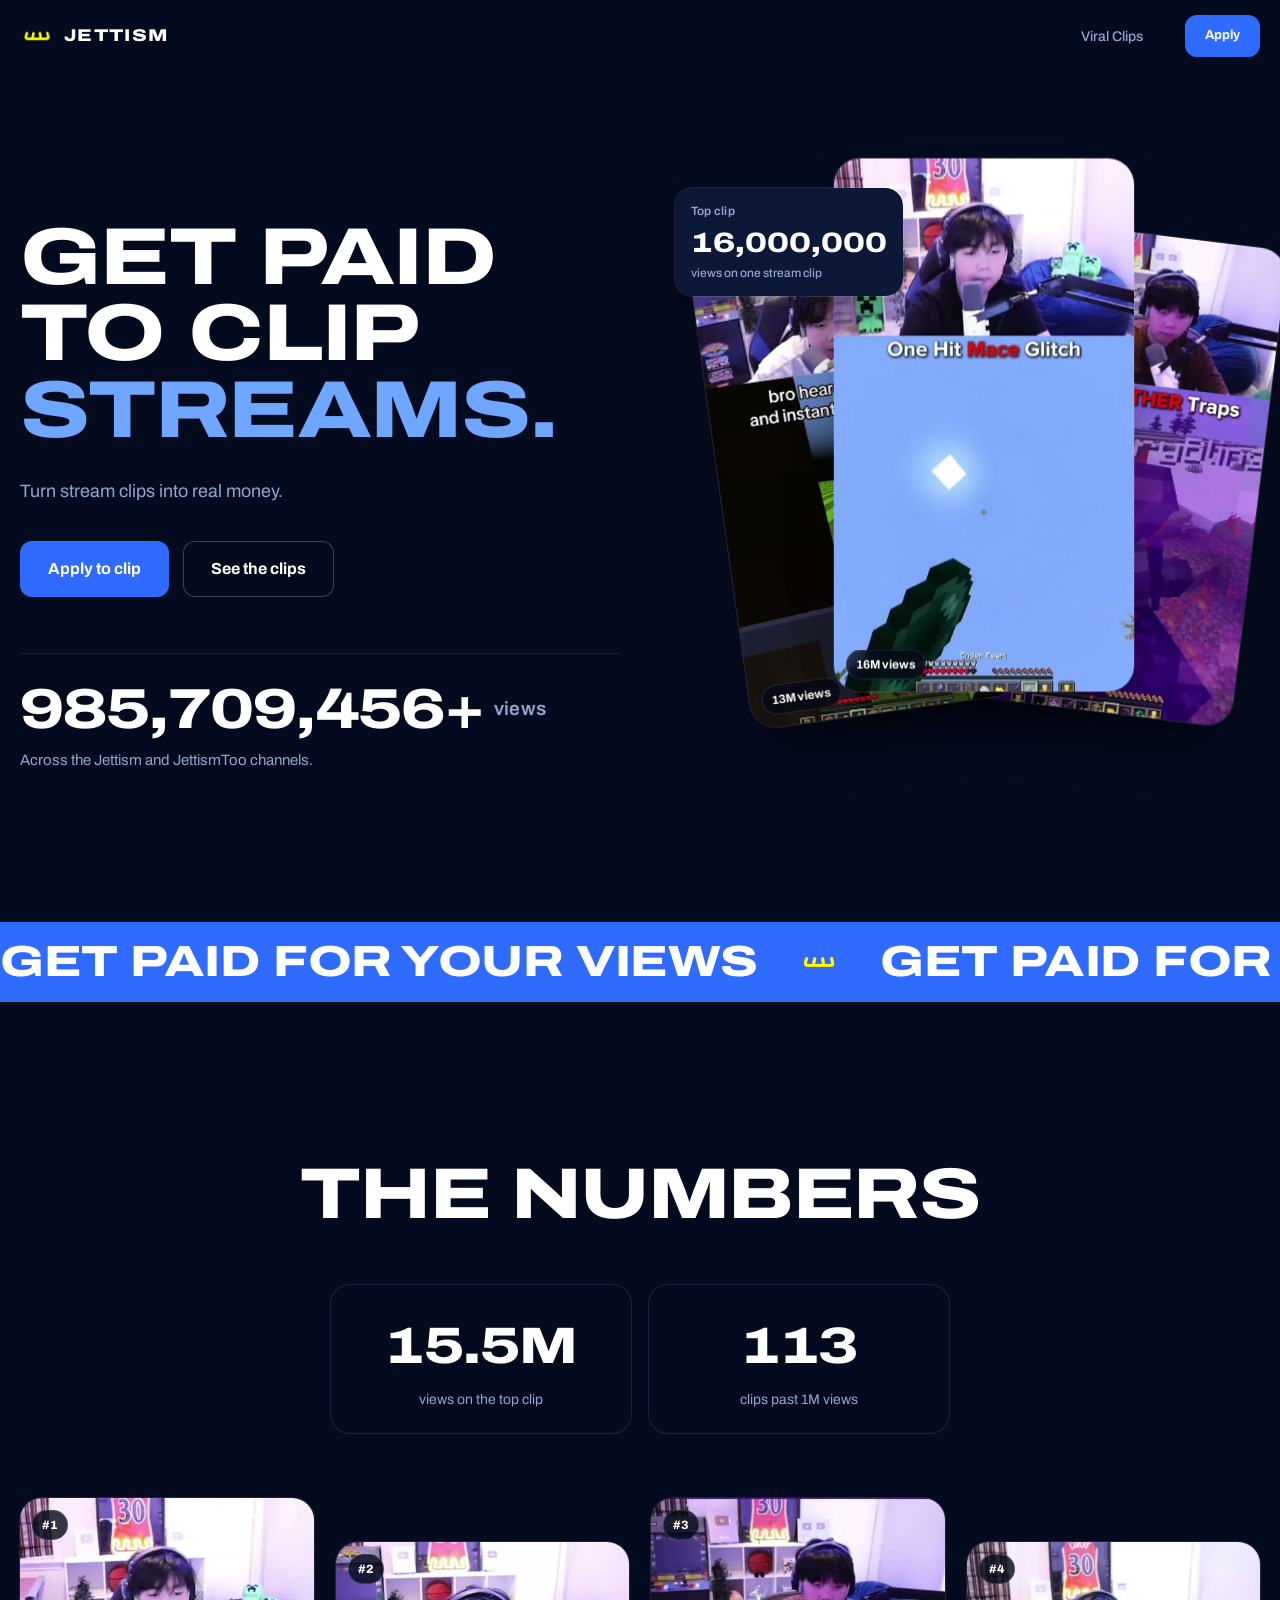
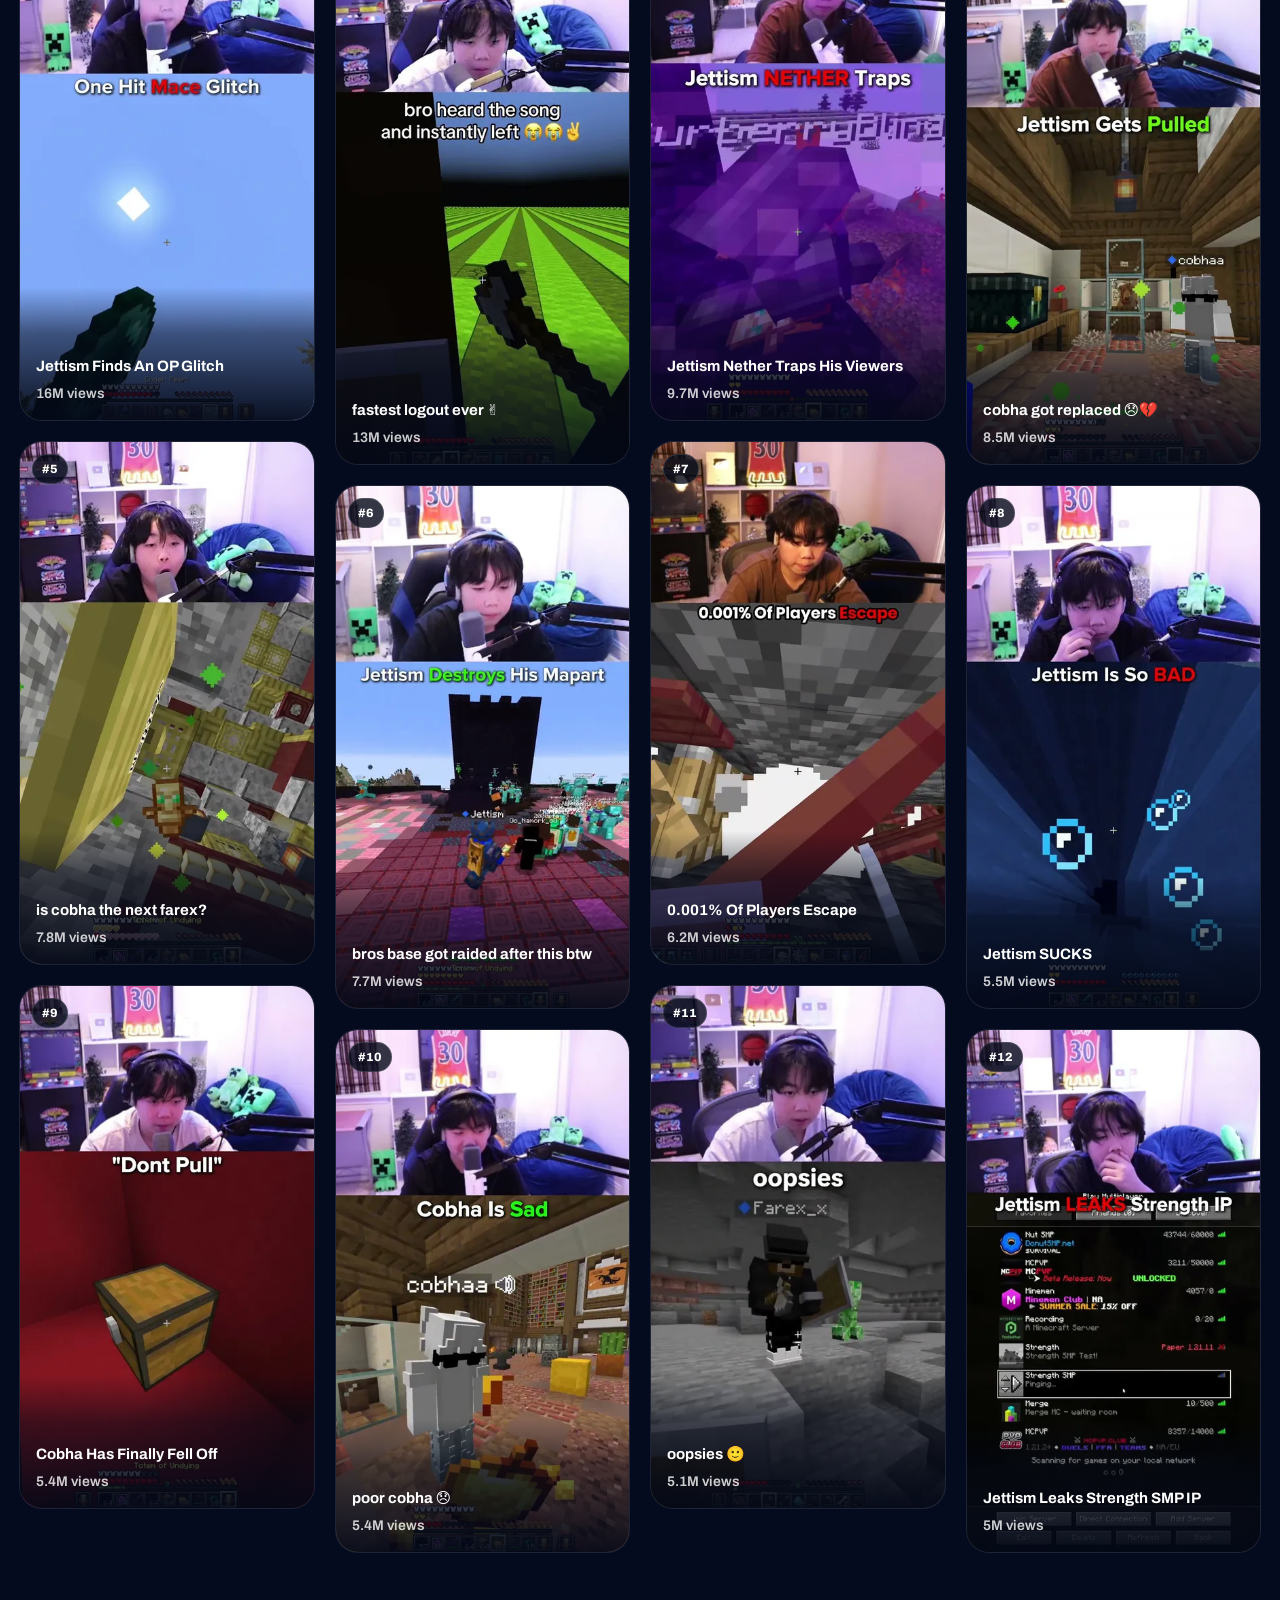
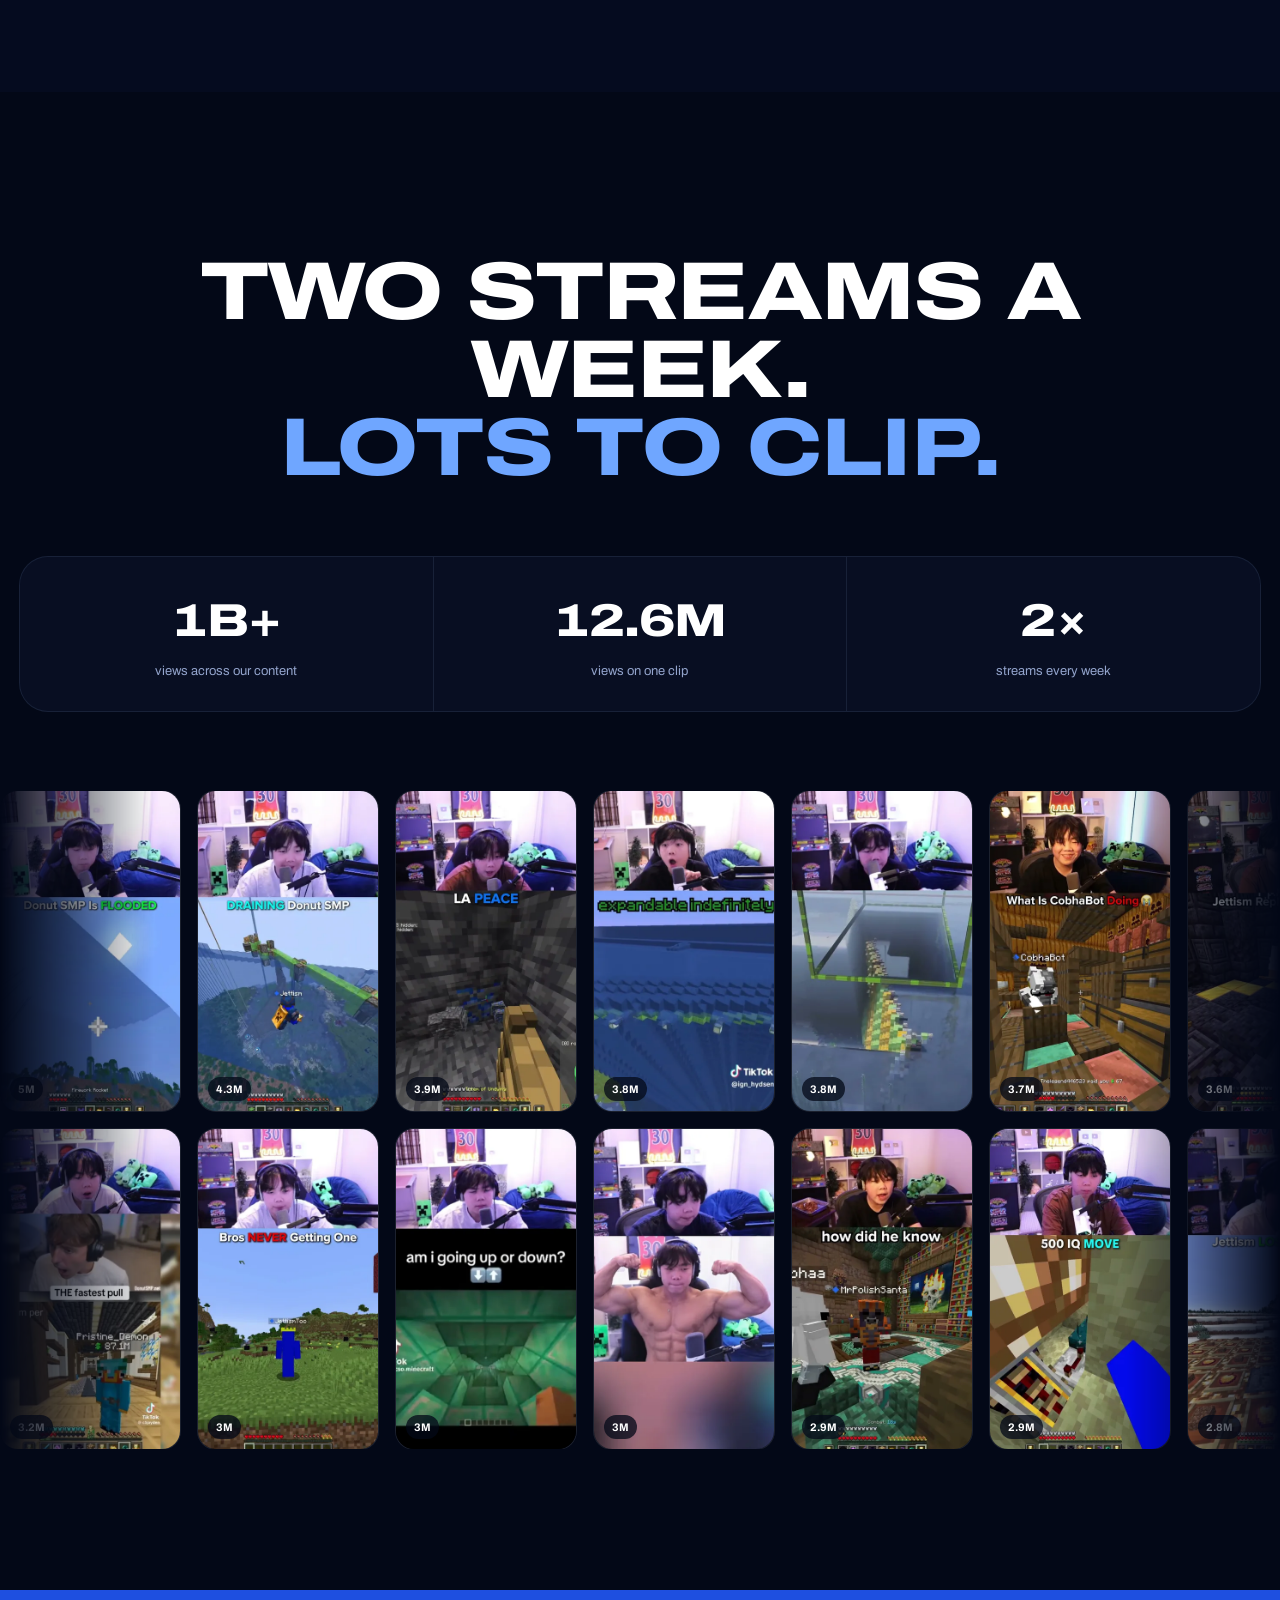
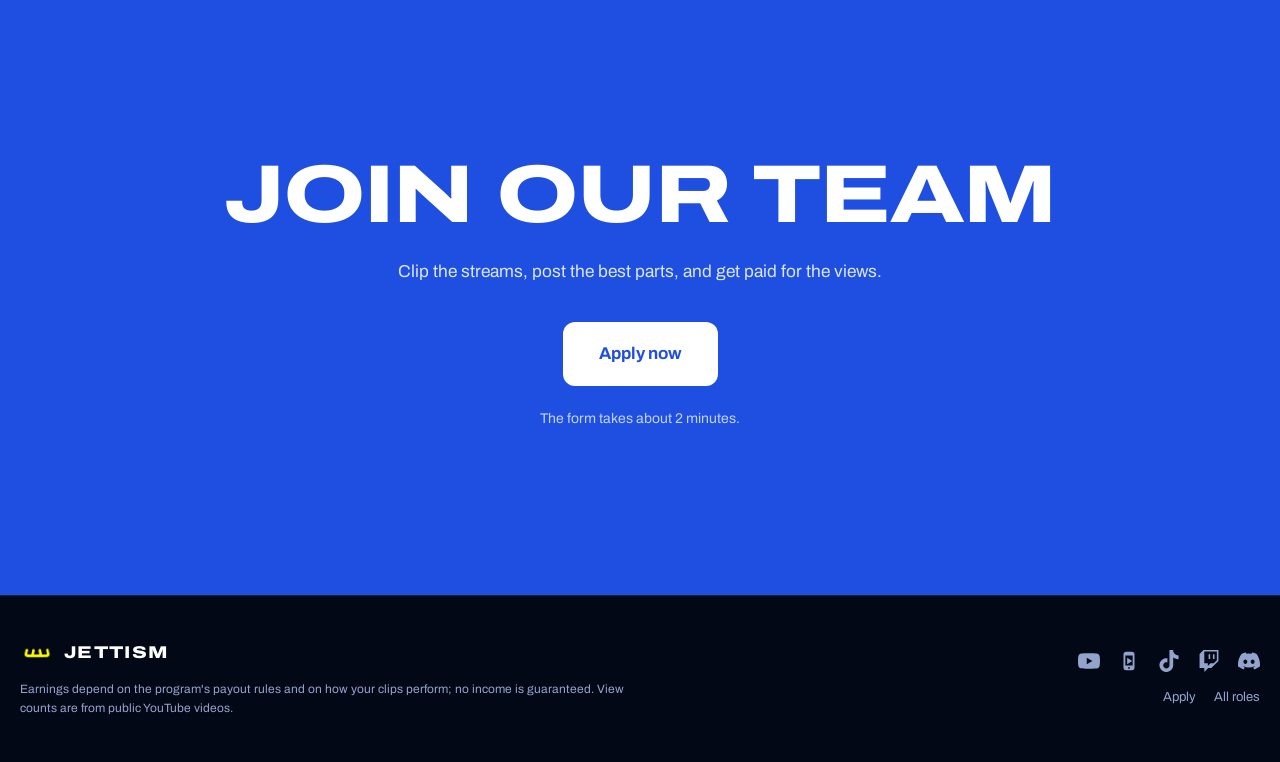
<file: index.html>
<!DOCTYPE html>
<html lang="en">
<head>
<meta charset="UTF-8">
<meta name="viewport" content="width=device-width,initial-scale=1">
<title>Jettism Productions — Get Paid To Clip Streams</title>
<meta name="description" content="Turn stream clips into real money. Clip the streams, post the best moments, and get paid for your views.">
<meta property="og:site_name" content="Jettism Productions">
<meta property="og:type" content="website">
<meta property="og:url" content="https://jettism.productions/">
<meta property="og:title" content="Get Paid To Clip Streams">
<meta property="og:description" content="Turn stream clips into real money. Clip the streams, post the best moments, and get paid for your views.">
<meta property="og:image" content="https://jettism.productions/og.jpg?v=2">
<meta property="og:image:width" content="1200">
<meta property="og:image:height" content="630">
<meta property="og:image:alt" content="Get paid to clip streams — Jettism, 1B+ views">
<meta name="twitter:card" content="summary_large_image">
<meta name="twitter:title" content="Get Paid To Clip Streams">
<meta name="twitter:description" content="Turn stream clips into real money. Clip the streams, post the best moments, and get paid for your views.">
<meta name="twitter:image" content="https://jettism.productions/og.jpg?v=2">
<meta name="theme-color" content="#2F6BFF">
<link rel="icon" type="image/png" href="/jettismicontransparent.png">
<link rel="preconnect" href="https://fonts.googleapis.com">
<link rel="preconnect" href="https://fonts.gstatic.com" crossorigin>
<link href="https://fonts.googleapis.com/css2?family=Archivo:wdth,wght@62..125,100..900&display=swap" rel="stylesheet">
<link rel="preload" as="image" href="/clips/yt/y8GXeNOjC-I.webp">
<style>
:root{
  --navy-950:#030817; --navy-900:#050B1F; --navy-800:#0A1433; --navy-700:#111E4A;
  --blue:#2F6BFF; --blue-2:#1E4FE0; --cyan:#3FD8FF; --ice:#EAF2FF; --ice-2:#D6E5FF;
  --ink:#071029; --muted:#5B6B8F; --muted-d:#93A4CC; --line-d:rgba(150,180,255,.14); --line-l:rgba(7,16,41,.09);
  --r-lg:28px; --r-md:20px; --r-sm:14px;
  --ease:cubic-bezier(.2,.7,.1,1);
  --wrap:min(1240px, calc(100% - 40px));
}
*,*::before,*::after{box-sizing:border-box;margin:0;padding:0}
html{scroll-behavior:smooth;scroll-padding-top:84px;-webkit-text-size-adjust:100%}
body{font-family:'Archivo',system-ui,-apple-system,sans-serif;background:var(--navy-900);color:#fff;
  -webkit-font-smoothing:antialiased;overflow-x:hidden;line-height:1.5}
img{display:block;max-width:100%}
a{color:inherit;text-decoration:none}
.wrap{width:var(--wrap);margin-inline:auto}
.mono{font-variant-numeric:tabular-nums;font-feature-settings:'tnum' 1}
.grad{background:linear-gradient(100deg,#fff 0%,#BFD6FF 30%,var(--cyan) 62%,var(--blue) 100%);
  -webkit-background-clip:text;background-clip:text;color:transparent}
.grad-ink{background:linear-gradient(100deg,var(--ink) 0%,var(--blue-2) 55%,var(--blue) 100%);
  -webkit-background-clip:text;background-clip:text;color:transparent}

/* ---------- buttons ---------- */
.btn{position:relative;display:inline-flex;align-items:center;gap:10px;height:56px;padding:0 28px;border-radius:999px;
  font-weight:700;font-size:15px;letter-spacing:.04em;white-space:nowrap;cursor:pointer;border:0;
  transition:transform .35s var(--ease),box-shadow .35s var(--ease),background .35s var(--ease)}
.btn .arr{transition:transform .35s var(--ease)}
.btn:hover .arr{transform:translateX(4px)}
.btn:active{transform:scale(.97)}
.btn-primary{color:#fff;background:linear-gradient(180deg,#4B82FF,var(--blue) 55%,var(--blue-2));
  box-shadow:0 0 0 1px rgba(255,255,255,.16) inset,0 10px 30px -8px rgba(47,107,255,.75),0 0 60px -10px rgba(63,216,255,.55)}
.btn-primary:hover{transform:translateY(-2px);box-shadow:0 0 0 1px rgba(255,255,255,.22) inset,0 16px 40px -8px rgba(47,107,255,.85),0 0 80px -6px rgba(63,216,255,.7)}
.btn-primary::after{content:'';position:absolute;inset:0;border-radius:inherit;pointer-events:none;
  background:linear-gradient(110deg,transparent 30%,rgba(255,255,255,.35) 50%,transparent 70%);background-size:250% 100%;
  background-position:120% 0;transition:background-position .9s var(--ease)}
.btn-primary:hover::after{background-position:-20% 0}
.btn-ghost{color:#fff;background:rgba(255,255,255,.04);box-shadow:0 0 0 1px var(--line-d) inset;backdrop-filter:blur(10px)}
.btn-ghost:hover{background:rgba(255,255,255,.09);transform:translateY(-2px)}

/* ---------- nav ---------- */
.nav{position:fixed;top:0;left:0;right:0;z-index:50;transition:background .4s,box-shadow .4s,backdrop-filter .4s}
.nav.scrolled{background:rgba(5,11,31,.66);backdrop-filter:saturate(160%) blur(18px);-webkit-backdrop-filter:saturate(160%) blur(18px);
  box-shadow:0 1px 0 var(--line-d)}
.nav-in{width:var(--wrap);margin-inline:auto;height:72px;display:flex;align-items:center;gap:28px}
.logo{display:flex;align-items:center;gap:10px;font-weight:900;letter-spacing:.14em;font-size:17px}
.logo img{width:34px;height:auto;filter:drop-shadow(0 2px 8px rgba(255,220,0,.35))}
.nav-links{display:flex;gap:6px;margin-left:auto}
.nav-links a{padding:9px 14px;border-radius:999px;font-size:14px;font-weight:500;color:var(--muted-d);transition:color .25s,background .25s}
.nav-links a:hover{color:#fff;background:rgba(255,255,255,.06)}
.nav .btn{height:42px;padding:0 20px;font-size:13px}
@media(max-width:860px){.nav-links{display:none}.nav .btn{margin-left:auto}}

/* ---------- hero ---------- */
.hero{position:relative;min-height:100svh;padding:132px 0 90px;overflow:hidden;isolation:isolate;
  background:radial-gradient(1200px 700px at 78% 30%,rgba(47,107,255,.32),transparent 60%),
             radial-gradient(800px 500px at 10% 90%,rgba(63,216,255,.12),transparent 60%),var(--navy-900)}
.grid-bg{position:absolute;inset:0;z-index:-1;opacity:.5;
  background-image:linear-gradient(var(--line-d) 1px,transparent 1px),linear-gradient(90deg,var(--line-d) 1px,transparent 1px);
  background-size:72px 72px;mask-image:radial-gradient(ellipse 70% 60% at 60% 40%,#000 20%,transparent 75%);
  -webkit-mask-image:radial-gradient(ellipse 70% 60% at 60% 40%,#000 20%,transparent 75%)}
.orb{position:absolute;z-index:-1;border-radius:50%;filter:blur(70px);opacity:.55;animation:drift 18s ease-in-out infinite alternate}
.orb.o1{width:420px;height:420px;background:#2F6BFF;right:6%;top:12%}
.orb.o2{width:300px;height:300px;background:#3FD8FF;right:28%;bottom:4%;opacity:.25;animation-delay:-6s}
@keyframes drift{to{transform:translate(-40px,30px) scale(1.08)}}
.hero-grid{display:grid;grid-template-columns:1.08fr .92fr;gap:40px;align-items:center}
.chip{display:inline-flex;align-items:center;gap:10px;padding:7px 14px 7px 8px;border-radius:999px;font-size:13px;font-weight:600;
  color:var(--ice);background:rgba(47,107,255,.12);box-shadow:0 0 0 1px rgba(110,160,255,.28) inset}
.chip .dot{width:22px;height:22px;border-radius:50%;display:grid;place-items:center;background:rgba(63,216,255,.16)}
.chip .dot i{width:8px;height:8px;border-radius:50%;background:var(--cyan);box-shadow:0 0 12px var(--cyan);animation:pulse 1.8s infinite}
@keyframes pulse{50%{transform:scale(.6);opacity:.5}}
.h-xl{font-weight:900;letter-spacing:-.045em;line-height:.88;font-size:clamp(56px,9.2vw,148px);margin-top:26px;text-transform:uppercase}
.h-xl span{display:block}
.lead{margin-top:28px;max-width:540px;font-size:clamp(17px,1.4vw,20px);color:var(--muted-d);line-height:1.6}
.ctas{display:flex;flex-wrap:wrap;gap:14px;margin-top:36px}
.bignum{margin-top:56px;padding-top:28px;border-top:1px solid var(--line-d);max-width:600px}
.bignum .n{font-weight:900;letter-spacing:-.045em;line-height:1;font-size:clamp(34px,5.6vw,88px)}
.bignum .n small{font-size:.42em;letter-spacing:.06em;margin-left:12px;color:var(--cyan);vertical-align:.55em}
.bignum p{margin-top:10px;color:var(--muted-d);font-size:15px}

/* hero visual */
.stage{position:relative;height:640px;perspective:1400px}
.ph{position:absolute;width:250px;aspect-ratio:9/16;border-radius:26px;overflow:hidden;background:var(--navy-800);
  box-shadow:0 0 0 1px rgba(160,190,255,.18),0 40px 80px -20px rgba(0,0,0,.7),0 0 70px -20px rgba(47,107,255,.6);will-change:transform}
.ph img{width:100%;height:100%;object-fit:cover;transform:scale(1.025)}
.ph .vc{position:absolute;left:12px;bottom:12px;display:flex;align-items:center;gap:6px;padding:6px 10px;border-radius:999px;
  font-size:12px;font-weight:700;background:rgba(3,8,23,.72);backdrop-filter:blur(8px);box-shadow:0 0 0 1px rgba(255,255,255,.12) inset}
.ph.p1{left:50%;top:30px;z-index:3;width:300px;margin-left:-150px}
@media(min-width:1280px){.ph{width:270px}.stage{height:700px}}
.ph.p2{left:2%;top:120px;z-index:2;transform:rotate(-8deg)}
.ph.p3{right:0;top:150px;z-index:1;transform:rotate(7deg)}
.float{position:absolute;z-index:5;border-radius:18px;padding:14px 16px;background:rgba(10,20,51,.62);
  backdrop-filter:blur(16px);-webkit-backdrop-filter:blur(16px);box-shadow:0 0 0 1px rgba(150,180,255,.2) inset,0 20px 50px -12px rgba(0,0,0,.6);
  animation:bob 6s ease-in-out infinite}
@keyframes bob{50%{transform:translateY(-12px)}}
.f-views{left:-6%;top:56px;min-width:190px}
.f-views .k{font-size:11px;letter-spacing:.12em;color:var(--muted-d);font-weight:600}
.f-views .v{font-size:28px;font-weight:800;margin-top:2px}
.f-views .up{color:#5CF2B0;font-size:12px;font-weight:700}
.f-earn{right:-4%;bottom:70px;width:230px;animation-delay:-2s}
.f-earn .row{display:flex;justify-content:space-between;align-items:baseline}
.f-earn .k{font-size:11px;letter-spacing:.12em;color:var(--muted-d);font-weight:600}
.f-earn .tag{font-size:10px;color:var(--muted-d);padding:2px 7px;border-radius:999px;box-shadow:0 0 0 1px var(--line-d) inset}
.f-earn .v{font-size:26px;font-weight:800;margin:4px 0 8px}
.f-earn svg{width:100%;height:44px}
.f-post{left:-6%;bottom:24px;display:flex;align-items:center;gap:12px;animation-delay:-4s}
.f-post .ic{width:36px;height:36px;border-radius:11px;display:grid;place-items:center;background:linear-gradient(135deg,var(--blue),var(--cyan))}
.f-post b{display:block;font-size:14px}.f-post span{font-size:12px;color:var(--muted-d)}
@media(max-width:1020px){
  .hero-grid{grid-template-columns:1fr}
  .stage{height:520px;max-width:560px;margin:30px auto 0;width:100%}
  .ph{width:200px}.ph.p1{width:220px;margin-left:-110px}
}
@media(max-width:560px){
  .bignum .n small{display:block;margin:8px 0 0;font-size:16px;vertical-align:0}
  .hero{padding-top:112px}
  .stage{height:440px}
  .ph{width:150px;border-radius:20px}.ph.p1{width:180px;margin-left:-90px;top:30px}
  .ph.p2{left:-2%;top:110px}.ph.p3{right:-2%;top:130px}
  .f-views{left:0;top:6px;padding:10px 12px;min-width:0}.f-views .v{font-size:22px}
  .f-earn{right:0;bottom:20px;width:180px;padding:12px}.f-earn .v{font-size:20px}
  .f-post{display:none}
  .btn{height:52px;padding:0 22px}
}

/* ---------- sections ---------- */
section{position:relative}
.sec{padding:clamp(90px,11vw,160px) 0}
.light{background:linear-gradient(180deg,#F4F8FF,var(--ice) 60%,#F4F8FF);color:var(--ink)}
.eyebrow{display:inline-flex;align-items:center;gap:10px;font-size:13px;font-weight:700;letter-spacing:.16em;text-transform:uppercase;color:var(--blue)}
.eyebrow::before{content:'';width:22px;height:2px;border-radius:2px;background:currentColor}
.dark .eyebrow{color:var(--cyan)}
.h-lg{font-weight:900;letter-spacing:-.04em;line-height:.92;font-size:clamp(44px,6.6vw,104px);text-transform:uppercase;margin-top:18px}
.sub{margin-top:24px;font-size:clamp(17px,1.35vw,20px);line-height:1.6;max-width:600px}
.light .sub{color:var(--muted)} .dark .sub{color:var(--muted-d)}
.center{text-align:center}.center .sub{margin-inline:auto}

/* ---------- money / dashboard ---------- */
.money{overflow:hidden}
.money-grid{display:grid;grid-template-columns:.9fr 1.1fr;gap:60px;align-items:center;margin-top:70px}
.dollar{position:relative;display:grid;place-items:center;aspect-ratio:1;max-width:520px;width:100%;margin-inline:auto}
.dollar .ring{position:absolute;inset:6%;border-radius:50%;
  background:conic-gradient(from 0deg,rgba(47,107,255,0),rgba(47,107,255,.55),rgba(63,216,255,.8),rgba(47,107,255,0) 70%);
  -webkit-mask:radial-gradient(farthest-side,transparent calc(100% - 2px),#000 calc(100% - 1px));
  mask:radial-gradient(farthest-side,transparent calc(100% - 2px),#000 calc(100% - 1px));animation:spin 14s linear infinite}
.dollar .ring.r2{inset:18%;animation-duration:22s;animation-direction:reverse;opacity:.6}
@keyframes spin{to{transform:rotate(1turn)}}
.dollar .glow{position:absolute;inset:22%;border-radius:50%;background:radial-gradient(circle,rgba(47,107,255,.35),transparent 70%);filter:blur(20px)}
.dollar .sign{position:relative;font-weight:900;line-height:1;font-size:clamp(220px,28vw,420px);letter-spacing:-.05em;
  background:linear-gradient(170deg,#7FB0FF 0%,var(--blue) 45%,#0E2C8F 100%);-webkit-background-clip:text;background-clip:text;color:transparent;
  filter:drop-shadow(0 30px 50px rgba(47,107,255,.35))}
.coin{position:absolute;width:62px;height:62px;border-radius:50%;display:grid;place-items:center;font-weight:900;color:#fff;font-size:24px;
  background:linear-gradient(145deg,#5B92FF,var(--blue-2));box-shadow:0 0 0 1px rgba(255,255,255,.4) inset,0 14px 30px -8px rgba(30,79,224,.7);
  animation:bob 5s ease-in-out infinite}
.coin.c1{top:12%;right:8%}.coin.c2{bottom:14%;left:6%;width:48px;height:48px;font-size:18px;animation-delay:-2.5s}

.dash{position:relative;border-radius:var(--r-lg);padding:22px;background:linear-gradient(180deg,#0B1636,#060D24);color:#fff;
  box-shadow:0 0 0 1px rgba(150,180,255,.16) inset,0 60px 120px -30px rgba(7,16,41,.55),0 0 90px -30px rgba(47,107,255,.7)}
.dash-top{display:flex;align-items:center;gap:12px;padding:4px 4px 18px}
.dash-top .dots{display:flex;gap:6px}.dash-top .dots i{width:10px;height:10px;border-radius:50%;background:rgba(255,255,255,.14)}
.dash-top b{font-size:14px;font-weight:600;margin-left:6px}
.illus{margin-left:auto;font-size:11px;font-weight:700;letter-spacing:.1em;text-transform:uppercase;color:#FFD66B;
  padding:6px 10px;border-radius:999px;background:rgba(255,214,107,.1);box-shadow:0 0 0 1px rgba(255,214,107,.3) inset}
.stats{display:grid;grid-template-columns:repeat(4,1fr);gap:12px}
.stat{border-radius:var(--r-sm);padding:16px;background:linear-gradient(180deg,rgba(47,107,255,.16),rgba(47,107,255,.04));
  box-shadow:0 0 0 1px rgba(110,160,255,.2) inset;transition:transform .4s var(--ease),box-shadow .4s}
.stat:hover{transform:translateY(-3px);box-shadow:0 0 0 1px rgba(110,180,255,.45) inset,0 0 40px -10px rgba(63,216,255,.6)}
.stat .k{font-size:11px;letter-spacing:.08em;color:var(--muted-d);font-weight:600;text-transform:uppercase}
.stat .v{font-size:clamp(20px,2vw,28px);font-weight:800;margin-top:8px;letter-spacing:-.02em}
.stat .d{font-size:12px;color:#5CF2B0;font-weight:600;margin-top:4px}
.charts{display:grid;grid-template-columns:1.6fr 1fr;gap:12px;margin-top:12px}
.panel{border-radius:var(--r-sm);padding:16px;background:rgba(255,255,255,.025);box-shadow:0 0 0 1px var(--line-d) inset}
.panel .k{display:flex;justify-content:space-between;font-size:12px;color:var(--muted-d);font-weight:600}
.panel svg{width:100%;height:170px;margin-top:10px;overflow:visible}
.line-path{stroke-dasharray:1200;stroke-dashoffset:1200;transition:stroke-dashoffset 2.2s var(--ease)}
.in .line-path{stroke-dashoffset:0}
.area{opacity:0;transition:opacity 1.2s .8s}.in .area{opacity:1}
.bars{display:flex;align-items:flex-end;gap:8px;height:170px;margin-top:10px}
.bars i{flex:1;border-radius:6px 6px 3px 3px;background:linear-gradient(180deg,var(--cyan),var(--blue));height:var(--h);
  transform:scaleY(0);transform-origin:bottom;transition:transform 1.1s var(--ease);transition-delay:calc(var(--i)*70ms)}
.in .bars i{transform:scaleY(1)}
.dash-note{margin-top:14px;font-size:12px;color:var(--muted-d);text-align:center}
@media(max-width:1020px){.money-grid{grid-template-columns:1fr;gap:20px}.dollar{max-width:360px}}
@media(max-width:640px){.stats{grid-template-columns:1fr 1fr}.charts{grid-template-columns:1fr}.dash{padding:14px}.illus{font-size:10px}}

/* ---------- proof gallery ---------- */
.dark{background:var(--navy-900)}
.proof{background:radial-gradient(900px 500px at 50% 0%,rgba(47,107,255,.22),transparent 70%),var(--navy-900);overflow:hidden}
.proof-stats{display:grid;grid-template-columns:repeat(2,1fr);gap:16px;margin:56px auto 0;max-width:620px}
.pstat{text-align:center;padding:24px 16px;border-radius:var(--r-md);background:rgba(255,255,255,.03);box-shadow:0 0 0 1px var(--line-d) inset}
.pstat .v{font-size:clamp(32px,4vw,52px);font-weight:900;letter-spacing:-.04em}
.pstat .k{font-size:14px;color:var(--muted-d);margin-top:4px}
.gallery{display:grid;grid-template-columns:repeat(4,1fr);gap:22px;align-items:start;margin-top:64px}
.gcard{position:relative;border-radius:22px;overflow:hidden;background:#0F0F0F;
  box-shadow:0 0 0 1px rgba(150,180,255,.14),0 24px 50px -20px rgba(0,0,0,.8);
  transition:transform .5s var(--ease),box-shadow .5s var(--ease)}
.gcard:hover{transform:translateY(-8px) scale(1.015);box-shadow:0 0 0 1px rgba(110,170,255,.5),0 40px 80px -24px rgba(0,0,0,.9),0 0 60px -14px rgba(47,107,255,.8)}
.gcard{display:block;aspect-ratio:9/16}
.gcard img{width:100%;height:100%;object-fit:cover;transition:transform .9s var(--ease)}
.gcard:hover img{transform:scale(1.05)}
.gcard .meta{position:absolute;left:0;right:0;bottom:0;padding:70px 16px 16px;background:linear-gradient(180deg,transparent,rgba(3,8,23,.55) 35%,rgba(3,8,23,.94))}
.gcard .meta b{display:block;font-size:15px;font-weight:700;line-height:1.3;display:-webkit-box;-webkit-line-clamp:2;-webkit-box-orient:vertical;overflow:hidden}
.gcard .meta span{display:block;margin-top:6px;font-size:14px;font-weight:800;color:var(--cyan)}
.gcard .pl{position:absolute;left:50%;top:45%;width:58px;height:58px;margin:-29px 0 0 -29px;border-radius:50%;display:grid;place-items:center;
  font-size:20px;background:rgba(47,107,255,.85);box-shadow:0 0 40px rgba(63,216,255,.7);opacity:0;transform:scale(.8);transition:opacity .3s,transform .4s var(--ease)}
.gcard:hover .pl{opacity:1;transform:scale(1)}
.gcard .rank{position:absolute;top:12px;left:12px;padding:6px 10px;border-radius:999px;font-size:12px;font-weight:800;
  background:rgba(3,8,23,.72);backdrop-filter:blur(8px);box-shadow:0 0 0 1px rgba(255,255,255,.14) inset}
.gcard .rank.top{background:linear-gradient(135deg,var(--blue),var(--cyan))}
.gallery .gcard:nth-child(4n+2),.gallery .gcard:nth-child(4n+4){transform:translateY(44px)}
.gallery .gcard.in:nth-child(4n+2):hover,.gallery .gcard.in:nth-child(4n+4):hover{transform:translateY(36px) scale(1.015)}
.gallery{padding-bottom:44px}
.proof-note{margin-top:26px;text-align:center;color:var(--muted-d);font-size:13px}
@media(max-width:1020px){.gallery{grid-template-columns:repeat(3,1fr)}.gallery .gcard:nth-child(n){transform:none}.gallery .gcard:nth-child(3n+2){transform:translateY(36px)}}
@media(max-width:640px){.gcard .meta{padding:50px 10px 10px}.gcard .meta b{font-size:13px}.gcard .meta span{font-size:12px}.proof-stats{grid-template-columns:1fr;gap:10px}.gallery{grid-template-columns:1fr 1fr;gap:12px;padding-bottom:28px}.gcard{border-radius:16px}
  .gallery .gcard:nth-child(n){transform:none}.gallery .gcard:nth-child(even){transform:translateY(28px)}}

/* ---------- steps ---------- */
.steps{display:grid;grid-template-columns:repeat(3,1fr);gap:20px;margin-top:70px}
.step{position:relative;border-radius:var(--r-lg);padding:34px 30px 32px;background:#fff;overflow:hidden;
  box-shadow:0 0 0 1px var(--line-l),0 30px 60px -30px rgba(7,16,41,.25);transition:transform .5s var(--ease),box-shadow .5s var(--ease)}
.step:hover{transform:translateY(-6px);box-shadow:0 0 0 1px rgba(47,107,255,.35),0 40px 80px -30px rgba(47,107,255,.45)}
.step::before{content:'';position:absolute;right:-60px;top:-60px;width:200px;height:200px;border-radius:50%;
  background:radial-gradient(circle,rgba(63,216,255,.28),transparent 70%);transition:transform .6s var(--ease)}
.step:hover::before{transform:scale(1.4)}
.step .num{font-family:'Archivo',sans-serif;font-weight:700;font-size:14px;color:var(--blue);letter-spacing:.1em}
.step .ic{width:64px;height:64px;border-radius:18px;display:grid;place-items:center;margin:22px 0 26px;
  background:linear-gradient(140deg,#5B92FF,var(--blue-2));box-shadow:0 16px 30px -10px rgba(47,107,255,.7),0 0 0 1px rgba(255,255,255,.3) inset}
.step .ic svg{width:30px;height:30px}
.step h3{font-size:26px;font-weight:900;letter-spacing:-.02em;text-transform:uppercase;line-height:1.05}
.step p{margin-top:12px;color:var(--muted);font-size:16px;line-height:1.6}
.step .bignum2{position:absolute;right:22px;bottom:-24px;font-weight:900;font-size:150px;letter-spacing:-.06em;line-height:1;
  color:rgba(47,107,255,.06);pointer-events:none}
@media(max-width:900px){.steps{grid-template-columns:1fr}}

.terms{margin-top:28px;border-radius:var(--r-lg);padding:30px;background:linear-gradient(180deg,#fff,#F6F9FF);
  box-shadow:0 0 0 1px var(--line-l)}
.terms-head{display:flex;flex-wrap:wrap;align-items:center;gap:12px;justify-content:space-between}
.terms-head h3{font-size:20px;font-weight:800;letter-spacing:-.01em}
.terms-head span{font-size:13px;color:var(--muted)}
.terms-grid{display:grid;grid-template-columns:repeat(3,1fr);gap:16px;margin-top:20px}
.term{padding:20px;border-radius:var(--r-md);background:var(--ice);box-shadow:0 0 0 1px rgba(47,107,255,.12) inset}
.term b{display:flex;align-items:center;gap:10px;font-size:15px}
.term b i{width:8px;height:8px;border-radius:50%;background:var(--blue);box-shadow:0 0 10px var(--blue)}
.term p{margin-top:8px;font-size:15px;color:var(--muted);line-height:1.55}
@media(max-width:900px){.terms-grid{grid-template-columns:1fr}.terms{padding:22px}}

/* ---------- opportunity ---------- */
.opp{overflow:hidden;background:radial-gradient(1000px 520px at 50% 40%,rgba(47,107,255,.35),transparent 65%),
  radial-gradient(600px 300px at 50% 0%,rgba(63,216,255,.15),transparent 70%),var(--navy-950)}
.opp .beam{position:absolute;left:50%;top:-20%;width:2px;height:60%;transform:translateX(-50%);
  background:linear-gradient(180deg,transparent,var(--cyan),transparent);filter:blur(1px);opacity:.6}
.h-xxl{font-weight:900;letter-spacing:-.05em;line-height:.86;font-size:clamp(52px,9vw,150px);text-transform:uppercase;margin-top:20px}
.opp-stats{display:grid;grid-template-columns:repeat(3,1fr);gap:1px;margin:70px auto 0;border-radius:var(--r-lg);overflow:hidden;
  background:var(--line-d);box-shadow:0 0 0 1px var(--line-d)}
.ostat{padding:30px 20px;text-align:center;background:rgba(5,11,31,.85)}
.ostat .v{font-size:clamp(30px,3.6vw,50px);font-weight:900;letter-spacing:-.04em}
.ostat .k{font-size:13px;color:var(--muted-d);margin-top:6px}
@media(max-width:640px){.opp-stats{grid-template-columns:1fr}}
.marquee{margin-top:80px;display:grid;gap:18px;mask-image:linear-gradient(90deg,transparent,#000 12%,#000 88%,transparent);
  -webkit-mask-image:linear-gradient(90deg,transparent,#000 12%,#000 88%,transparent)}
.track{display:flex;gap:18px;width:max-content;animation:slide 60s linear infinite}
.track.rev{animation-direction:reverse;animation-duration:70s}
.marquee:hover .track{animation-play-state:paused}
@keyframes slide{to{transform:translateX(-50%)}}
.mt{position:relative;width:180px;aspect-ratio:9/16;border-radius:18px;overflow:hidden;flex-shrink:0;
  box-shadow:0 0 0 1px rgba(150,180,255,.16)}
.mt img{width:100%;height:100%;object-fit:cover;transform:scale(1.03)}
.mt span{position:absolute;left:10px;bottom:10px;font-size:11px;font-weight:700;padding:4px 8px;border-radius:999px;background:rgba(3,8,23,.75)}
@media(max-width:560px){.mt{width:130px;border-radius:14px}}


/* ---------- ticker ---------- */
.ticker{position:relative;z-index:2;overflow:hidden;padding:22px 0;background:linear-gradient(90deg,var(--blue-2),var(--blue) 45%,#2AA8F0);
  box-shadow:0 0 0 1px rgba(255,255,255,.12) inset,0 20px 60px -20px rgba(47,107,255,.8)}
.ticker-track{display:flex;align-items:center;gap:34px;width:max-content;animation:slide 28s linear infinite;
  font-weight:900;text-transform:uppercase;letter-spacing:-.02em;font-size:clamp(26px,3.4vw,48px);line-height:1;white-space:nowrap}
.ticker-track i{font-style:normal;font-size:.6em;color:#BFF1FF}
@media (prefers-reduced-motion:reduce){.ticker-track{animation:none!important}}

/* ---------- final cta ---------- */
.final{padding:clamp(110px,13vw,190px) 0;overflow:hidden;text-align:center;
  background:radial-gradient(900px 500px at 50% 110%,rgba(63,216,255,.45),transparent 60%),
             linear-gradient(180deg,var(--navy-950) 0%,#0A1A5C 55%,var(--blue-2) 100%)}
.final .h-xxl{margin-top:0}
.final .sub{color:#C8D8FF;margin-inline:auto}
.btn-huge{height:76px;padding:0 44px;font-size:17px;margin-top:44px;animation:breathe 3.2s ease-in-out infinite}
@keyframes breathe{50%{box-shadow:0 0 0 1px rgba(255,255,255,.22) inset,0 18px 50px -8px rgba(47,107,255,.9),0 0 120px 0 rgba(63,216,255,.75)}}
.final .fine{margin-top:22px;font-size:14px;color:#AFC4FF}
@media(max-width:560px){.btn-huge{height:64px;padding:0 28px;font-size:15px}}

/* ---------- footer ---------- */
footer{background:var(--navy-950);padding:44px 0;border-top:1px solid var(--line-d)}
.foot{display:flex;flex-wrap:wrap;gap:24px;align-items:center;justify-content:space-between}
.socials{display:flex;gap:18px;color:var(--muted-d)}
.socials a{display:flex;transition:color .2s,transform .2s}.socials a:hover{color:#fff;transform:translateY(-2px)}
.socials svg{width:22px;height:22px}
.foot>div:last-child{justify-items:end}
@media(max-width:640px){.foot>div:last-child{justify-items:start}}
.foot small{display:block;color:var(--muted-d);font-size:12px;max-width:640px;line-height:1.6}
.foot-links{display:flex;gap:18px;font-size:13px;color:var(--muted-d)}.foot-links a:hover{color:#fff}

/* ---------- reveal ---------- */
.rv{opacity:0;transform:translateY(34px);transition:opacity 1s var(--ease),transform 1s var(--ease);transition-delay:var(--d,0s)}
.rv.in{opacity:1;transform:none}
.hero .rv{transform:translateY(24px)}
.ld{opacity:0;transform:translateY(26px);animation:up 1.1s var(--ease) forwards;animation-delay:var(--d,0s)}
@keyframes up{to{opacity:1;transform:none}}

@media (prefers-reduced-motion:reduce){
  html{scroll-behavior:auto}
  *,*::before,*::after{animation-duration:.001s!important;animation-iteration-count:1!important;transition-duration:.001s!important}
  .rv,.ld{opacity:1!important;transform:none!important}
  .track{animation:none!important}
  .line-path{stroke-dashoffset:0!important}.bars i{transform:none!important}.area{opacity:1!important}
}

/* ---------- calmer look: one typeface, flat colour, no glow ---------- */
:root{--accent:#6FA6FF}
body,.btn,.nav-links a{font-family:'Archivo',system-ui,-apple-system,sans-serif}
.h-xl,.h-lg,.h-xxl,.logo,.ticker-track,.bignum .n,.pstat .v,.ostat .v,.f-views .v{font-family:'Archivo',sans-serif;font-stretch:125%}
.h-xl{font-weight:800;letter-spacing:-.02em;line-height:.95;font-size:clamp(44px,6.3vw,102px)}
.h-lg,.h-xxl{font-weight:800;letter-spacing:-.02em;line-height:.95}
.h-lg{font-size:clamp(40px,5.6vw,84px)} .h-xxl{font-size:clamp(40px,6.4vw,104px)}
.bignum .n{font-weight:800;letter-spacing:-.02em;font-size:clamp(30px,4.4vw,66px)}
.bignum .n small{font-size:.34em;letter-spacing:.02em;margin-left:10px;color:var(--muted-d);font-stretch:100%;vertical-align:.7em;font-weight:600}
.pstat .v,.ostat .v{font-weight:800;letter-spacing:-.02em}
.accent{color:var(--accent)}
.logo{font-weight:800;letter-spacing:.08em}
.logo img{filter:none}
.btn{font-weight:700;letter-spacing:0;font-size:16px;border-radius:12px}
.btn-primary{background:var(--blue);box-shadow:none}
.btn-primary:hover{background:#4A7DFF;box-shadow:none;transform:none}
.btn-primary::after{display:none}
.btn-ghost{background:transparent;box-shadow:0 0 0 1px rgba(255,255,255,.22) inset;backdrop-filter:none}
.btn-ghost:hover{background:rgba(255,255,255,.06);transform:none}
.btn-huge{animation:none;height:64px;padding:0 36px;margin-top:36px;font-size:17px}
.hero{background:var(--navy-900)}
.ph{box-shadow:0 0 0 1px rgba(255,255,255,.12),0 30px 60px -24px rgba(0,0,0,.75)}
.float{animation:none;background:#0C1838;backdrop-filter:none;-webkit-backdrop-filter:none;box-shadow:0 0 0 1px rgba(255,255,255,.1),0 20px 40px -16px rgba(0,0,0,.6)}
.f-views .k{letter-spacing:.02em;font-size:12px}
.f-views .up{color:var(--muted-d);font-weight:500}
.ticker{background:var(--blue);box-shadow:none;padding:18px 0}
.ticker-track{font-weight:800;letter-spacing:-.01em;gap:40px}
.ticker-track img{height:.5em;width:auto}
.proof{background:var(--navy-900)}
.pstat{background:transparent;box-shadow:0 0 0 1px var(--line-d) inset}
.gcard{box-shadow:0 0 0 1px rgba(255,255,255,.1)}
.gcard:hover{transform:translateY(-4px);box-shadow:0 0 0 1px rgba(255,255,255,.3)}
.gallery .gcard.in:nth-child(4n+2):hover,.gallery .gcard.in:nth-child(4n+4):hover{transform:translateY(40px)}
.gcard:hover img{transform:none}
.gcard .rank{background:rgba(3,8,23,.8);backdrop-filter:none}
.gcard .meta span{color:#fff;opacity:.8;font-weight:600}
.opp{background:var(--navy-950)}
.opp-stats{background:var(--line-d)}
.mt{box-shadow:0 0 0 1px rgba(255,255,255,.1)}
.final{background:var(--blue-2)}
.final .sub{color:#DCE6FF}
.final .fine{color:#C3D3FF}
.final .btn-primary{background:#fff;color:var(--blue-2)}
.final .btn-primary:hover{background:#E8EFFF}
</style>
</head>
<body>

<header class="nav" id="nav">
  <div class="nav-in">
    <a href="#top" class="logo" aria-label="Jettism home"><img src="/crown.png" alt="" width="34" height="17">JETTISM</a>
    <nav class="nav-links" aria-label="Sections">
      <a href="#clips">Viral Clips</a>
    </nav>
    <a class="btn btn-primary" data-join href="/apply?position=Clipper">Apply</a>
  </div>
</header>

<main id="top">
<!-- ============ HERO ============ -->
<section class="hero">
  <div class="wrap hero-grid">
    <div>
      
      <h1 class="h-xl"><span class="ld" style="--d:.12s">Get paid</span><span class="ld" style="--d:.2s">to clip</span><span class="ld accent" style="--d:.28s">streams.</span></h1>
      <p class="lead ld" style="--d:.4s">Turn stream clips into real money.</p>
      <div class="ctas ld" style="--d:.5s">
        <a class="btn btn-primary" data-join href="/apply?position=Clipper">Apply to clip</a>
        <a class="btn btn-ghost" href="#clips">See the clips</a>
      </div>
      <div class="bignum ld" style="--d:.62s">
        <div class="n"><span class="mono" data-count="views-hero">1,000,000,000</span>+<small>views</small></div>
        <p data-text="heroViewsNote">Across the Jettism and JettismToo channels.</p>
      </div>
    </div>

    <div class="stage ld" style="--d:.3s" aria-hidden="true">
      <div class="ph p2" data-par="-0.06"><img src="/clips/yt/KuRzqeLLo8I.webp" alt="" width="432" height="768"><span class="vc">13M views</span></div>
      <div class="ph p3" data-par="-0.1"><img src="/clips/yt/a8vPLp1cC3E.webp" alt="" width="432" height="768"><span class="vc">9.7M views</span></div>
      <div class="ph p1" data-par="-0.03"><img src="/clips/yt/y8GXeNOjC-I.webp" alt="" width="432" height="768" fetchpriority="high"><span class="vc">16M views</span></div>
      <div class="float f-views">
        <div class="k">Top clip</div>
        <div class="v mono">16,000,000</div>
        <div class="up">views on one stream clip</div>
      </div>
      
      
    </div>
  </div>
</section>


<!-- ============ TICKER ============ -->
<div class="ticker" aria-label="Get paid for your views">
  <div class="ticker-track" aria-hidden="true"><span>Get paid for your views</span><img src="/crown.png" alt=""><span>Get paid for your views</span><img src="/crown.png" alt=""><span>Get paid for your views</span><img src="/crown.png" alt=""><span>Get paid for your views</span><img src="/crown.png" alt=""><span>Get paid for your views</span><img src="/crown.png" alt=""><span>Get paid for your views</span><img src="/crown.png" alt=""><span>Get paid for your views</span><img src="/crown.png" alt=""><span>Get paid for your views</span><img src="/crown.png" alt=""></div>
</div>

<!-- ============ PROOF ============ -->
<section class="sec dark proof" id="clips">
  <div class="wrap">
    <div class="center">
      <h2 class="h-lg rv" style="--d:.08s">The Numbers</h2>
    </div>
    <div class="proof-stats">
      <div class="pstat rv" style="--d:.08s"><div class="v mono" data-count="short" data-to="16000000">0</div><div class="k">views on the top clip</div></div>
      <div class="pstat rv" style="--d:.16s"><div class="v mono" data-count="int" data-to="116">0</div><div class="k">clips past 1M views</div></div>
    </div>
    <div class="gallery" id="gallery"></div>
  </div>
</section>


<!-- ============ OPPORTUNITY ============ -->
<section class="sec opp dark">
  <div class="wrap center">
    <h2 class="h-xxl rv" style="--d:.08s">Two streams a week.<br><span class="accent">Lots to clip.</span></h2>
    <div class="opp-stats rv" style="--d:.16s">
      <div class="ostat"><div class="v mono" data-count="billion">1B+</div><div class="k">views across our content</div></div>
      <div class="ostat"><div class="v mono" data-count="short" data-to="16000000">0</div><div class="k">views on one clip</div></div>
      <div class="ostat"><div class="v mono">2×</div><div class="k">streams every week</div></div>
    </div>
  </div>
  <div class="marquee" aria-hidden="true">
    <div class="track" id="m1"></div>
    <div class="track rev" id="m2"></div>
  </div>
</section>

<!-- ============ FINAL ============ -->
<section class="final">
  <div class="wrap">
    <h2 class="h-xxl rv">Join our team</h2>
    <p class="sub rv" style="--d:.1s">Clip the streams, post the best parts, and get paid for the views.</p>
    <a class="btn btn-primary btn-huge rv" style="--d:.18s" data-join href="/apply?position=Clipper">Apply now</a>
    <p class="fine rv" style="--d:.24s">The form takes about 2 minutes.</p>
  </div>
</section>
</main>

<footer>
  <div class="wrap foot">
    <div>
      <a href="#top" class="logo"><img src="/crown.png" alt="" width="34" height="17">JETTISM</a>
      <small style="margin-top:14px">Earnings depend on the program's payout rules and on how your clips perform; no income is guaranteed. View counts are from public YouTube videos.</small>
    </div>
    <div style="display:grid;gap:16px">
      <div class="socials"><a href="https://youtube.com/@jettism"    target="_blank" rel="noopener noreferrer" title="YouTube"><svg viewBox="0 0 24 24" fill="currentColor" xmlns="http://www.w3.org/2000/svg"><path d="M23.498 6.186a3.016 3.016 0 0 0-2.122-2.136C19.505 3.545 12 3.545 12 3.545s-7.505 0-9.377.505A3.017 3.017 0 0 0 .502 6.186C0 8.07 0 12 0 12s0 3.93.502 5.814a3.016 3.016 0 0 0 2.122 2.136c1.871.505 9.376.505 9.376.505s7.505 0 9.377-.505a3.015 3.015 0 0 0 2.122-2.136C24 15.93 24 12 24 12s0-3.93-.502-5.814zM9.545 15.568V8.432L15.818 12l-6.273 3.568z"/></svg></a>
  <a href="https://youtube.com/@jettismtoo" target="_blank" rel="noopener noreferrer" title="YouTube Shorts"><svg viewBox="0 0 24 24" fill="currentColor" xmlns="http://www.w3.org/2000/svg"><path d="M15 2H9a3 3 0 0 0-3 3v14a3 3 0 0 0 3 3h6a3 3 0 0 0 3-3V5a3 3 0 0 0-3-3zm-3 18.5a1 1 0 1 1 0-2 1 1 0 0 1 0 2zM16 17H8V6h8v11zm-6-8.5 5.5 3.5L10 15.5V8.5z"/></svg></a>
  <a href="https://tiktok.com/@jettismm"   target="_blank" rel="noopener noreferrer" title="TikTok"><svg viewBox="0 0 24 24" fill="currentColor" xmlns="http://www.w3.org/2000/svg"><path d="M12.525.02c1.31-.02 2.61-.01 3.91-.02.08 1.53.63 3.09 1.75 4.17 1.12 1.11 2.7 1.62 4.24 1.79v4.03c-1.44-.05-2.89-.35-4.2-.97-.57-.26-1.1-.59-1.62-.93-.01 2.92.01 5.84-.02 8.75-.08 1.4-.54 2.79-1.35 3.94-1.31 1.92-3.58 3.17-5.91 3.21-1.43.08-2.86-.31-4.08-1.03-2.02-1.19-3.44-3.37-3.65-5.71-.02-.5-.03-1-.01-1.49.18-1.9 1.12-3.72 2.58-4.96 1.66-1.44 3.98-2.13 6.15-1.72.02 1.48-.04 2.96-.04 4.44-.99-.32-2.15-.23-3.02.37-.63.41-1.11 1.04-1.36 1.75-.21.51-.15 1.07-.14 1.61.24 1.64 1.82 3.02 3.5 2.87 1.12-.01 2.19-.66 2.77-1.61.19-.33.4-.67.41-1.06.1-1.79.06-3.57.07-5.36.01-4.03-.01-8.05.02-12.07z"/></svg></a>
  <a href="https://twitch.tv/jettism"       target="_blank" rel="noopener noreferrer" title="Twitch"><svg viewBox="0 0 24 24" fill="currentColor" xmlns="http://www.w3.org/2000/svg"><path d="M11.571 4.714h1.715v5.143H11.57zm4.715 0H18v5.143h-1.714zM6 0L1.714 4.286v15.428h5.143V24l4.286-4.286h3.428L22.286 12V0zm14.571 11.143l-3.428 3.428h-3.429l-3 3v-3H6.857V1.714h13.714z"/></svg></a>
  <a href="https://discord.gg/jettism"      target="_blank" rel="noopener noreferrer" title="Discord"><svg viewBox="0 0 24 24" fill="currentColor" xmlns="http://www.w3.org/2000/svg"><path d="M20.317 4.37a19.791 19.791 0 0 0-4.885-1.515.074.074 0 0 0-.079.037c-.21.375-.444.864-.608 1.25a18.27 18.27 0 0 0-5.487 0 12.64 12.64 0 0 0-.617-1.25.077.077 0 0 0-.079-.037A19.736 19.736 0 0 0 3.677 4.37a.07.07 0 0 0-.032.027C.533 9.046-.32 13.58.099 18.057c.001.022.01.043.027.06a19.9 19.9 0 0 0 5.993 3.03.078.078 0 0 0 .084-.028 14.09 14.09 0 0 0 1.226-1.994.076.076 0 0 0-.041-.106 13.107 13.107 0 0 1-1.872-.892.077.077 0 0 1-.008-.128 10.2 10.2 0 0 0 .372-.292.074.074 0 0 1 .077-.01c3.928 1.793 8.18 1.793 12.062 0a.074.074 0 0 1 .078.01c.12.098.246.198.373.292a.077.077 0 0 1-.006.127 12.299 12.299 0 0 1-1.873.892.077.077 0 0 0-.041.107c.36.698.772 1.362 1.225 1.993a.076.076 0 0 0 .084.028 19.839 19.839 0 0 0 6.002-3.03.077.077 0 0 0 .032-.054c.5-5.177-.838-9.674-3.549-13.66a.061.061 0 0 0-.031-.03zM8.02 15.33c-1.183 0-2.157-1.085-2.157-2.419 0-1.333.956-2.419 2.157-2.419 1.21 0 2.176 1.096 2.157 2.42 0 1.333-.956 2.418-2.157 2.418zm7.975 0c-1.183 0-2.157-1.085-2.157-2.419 0-1.333.955-2.419 2.157-2.419 1.21 0 2.176 1.096 2.157 2.42 0 1.333-.946 2.418-2.157 2.418z"/></svg></a></div>
      <div class="foot-links"><a data-join href="/apply?position=Clipper">Apply</a><a href="/apply">All roles</a></div>
    </div>
  </div>
</footer>

<script>
/* ===== EDIT ME: links, numbers and program terms ===== */
const CONFIG = {
  joinUrl: '/apply?position=Clipper',     // where every "Join / Start earning" button goes
  heroViews: 1000000000,                  // the big hero number
  heroViewsNote: 'Across the Jettism and JettismToo channels.'
};
const CLIPS = [ // @JettismToo stream clips (facecam Shorts), Popular order — views as shown on YouTube, Nov 23 2026
  {id:"y8GXeNOjC-I",title:"Jettism Finds An OP Glitch",views:"16M"},
  {id:"KuRzqeLLo8I",title:"fastest logout ever ✌️",views:"13M"},
  {id:"a8vPLp1cC3E",title:"Jettism Nether Traps His Viewers",views:"9.7M"},
  {id:"68DA0VPzCl4",title:"cobha got replaced 😞💔",views:"8.5M"},
  {id:"heZ075CsIqA",title:"is cobha the next farex?",views:"7.8M"},
  {id:"F8XmzjJbSbk",title:"bros base got raided after this btw",views:"7.7M"},
  {id:"XQHjEuhTU6Q",title:"0.001% Of Players Escape",views:"6.2M"},
  {id:"NBVAzFvT3IE",title:"Jettism SUCKS",views:"5.5M"},
  {id:"8AIyLhIjIUs",title:"Cobha Has Finally Fell Off",views:"5.4M"},
  {id:"M63bsrk80ok",title:"poor cobha 😞",views:"5.4M"},
  {id:"5QmPil3JQk0",title:"oopsies 🙂",views:"5.1M"},
  {id:"jdzmWKdSkb0",title:"Jettism Leaks Strength SMP IP",views:"5M"},
  {id:"B1_HLxeBI64",title:"Donut SMP Is Cooked...",views:"5M"},
  {id:"oh1XTkCvcO8",title:"W Jettism 😊❤️",views:"4.3M"},
  {id:"0KyAV9yWRdI",title:"Jettism Finds LA PEACE",views:"3.9M"},
  {id:"8wSIfoIucFg",title:"Multi Layer Flooding Machine?",views:"3.8M"},
  {id:"yq-UZSjNsjg",title:"what is bro draining 💀",views:"3.8M"},
  {id:"_V1zRcz5_GQ",title:"what is cobhabot doing 💀",views:"3.7M"},
  {id:"h40nG4OzCh0",title:"Jettism Replaces Cobha",views:"3.6M"},
  {id:"H-4yTMLZIKM",title:"why would bro say pull",views:"3.4M"},
  {id:"2qt1_ClFzKo",title:"cobha might be the WORST pearl puller 😭",views:"3.4M"},
  {id:"Yva2DNctcmU",title:"Jettism Might Be Him",views:"3.4M"},
  {id:"tb0iOEtK88g",title:"Jettism Plays Troll Obby",views:"3.4M"},
  {id:"geQcTytdChE",title:"how do people fall for this 😭🙏",views:"3.3M"},
  {id:"-bwn5n9SxQs",title:"THE fastest pull...",views:"3.2M"},
  {id:"JMjZPTOmZVo",title:"bros never getting a video 😭",views:"3M"},
  {id:"YfmdT_ixONU",title:"Am I Going Up Or Down?",views:"3M"},
  {id:"CNl5eyOnoI4",title:"I dont think thats bro 🙏😭",views:"3M"},
  {id:"YOi9xTxbYPY",title:"how did he know?",views:"2.9M"},
  {id:"iz7hPDbx8-M",title:"Jettism Is So Smart",views:"2.9M"},
  {id:"2FysgMaXrhk",title:"how is this possible 😭🙏",views:"2.8M"},
  {id:"ixMfvbWo0RA",title:"L Jettism",views:"2.8M"},
  {id:"cbcdnEiEDsQ",title:"bro lost all his aura",views:"2.7M"},
  {id:"dhiPl9iD66I",title:"Jettism Launches 100 Pearls",views:"2.6M"},
  {id:"IDuq9g-oOaQ",title:"\"this is yours\" bro is NOT tuff",views:"2.6M"},
  {id:"1-BBP0aV5Ng",title:"what is that image 💔",views:"2.6M"}
];
/* ===================================================== */

(() => {
  const pad = n => String(n).padStart(2,'0');
  const reduce = matchMedia('(prefers-reduced-motion: reduce)').matches;

  document.querySelectorAll('[data-join]').forEach(a => a.href = CONFIG.joinUrl);
  document.querySelectorAll('[data-text]').forEach(el => {
    const k = el.dataset.text; if (k === 'heroViewsNote') el.textContent = CONFIG.heroViewsNote;
  });

  // gallery
  const esc = s => s.replace(/[&<>"]/g, ch => ({'&':'&amp;','<':'&lt;','>':'&gt;','"':'&quot;'}[ch]));
  const url = c => 'https://www.youtube.com/shorts/' + c.id, img = c => '/clips/yt/' + c.id + '.webp';
  document.getElementById('gallery').innerHTML = CLIPS.slice(0,12).map((c,i) =>
    `<a class="gcard rv" style="--d:${(i%4)*.07}s" href="${url(c)}" target="_blank" rel="noopener"><img src="${img(c)}" alt="${esc(c.title)} — ${c.views} views on YouTube" loading="lazy" decoding="async">
      <span class="rank">#${i+1}</span>
      <span class="meta"><b>${esc(c.title)}</b><span>${c.views} views</span></span></a>`).join('');

  // marquee
  const tile = c => `<div class="mt"><img src="${img(c)}" alt="" loading="lazy" decoding="async"><span>${c.views}</span></div>`;
  const a = CLIPS.slice(12,24), b = CLIPS.slice(24,36);
  document.getElementById('m1').innerHTML = [...a,...a].map(tile).join('');
  document.getElementById('m2').innerHTML = [...b,...b].map(tile).join('');

  // number formatting + counters
  const fmt = {
    int: v => Math.round(v).toLocaleString('en-US'),
    money: v => Math.round(v).toLocaleString('en-US'),
    short: v => v >= 1e6 ? (v/1e6).toFixed(1).replace(/\.0$/,'') + 'M' : v >= 1e3 ? Math.round(v/1e3) + 'K' : Math.round(v)+'',
  };
  function run(el){
    if (el.dataset.done) return; el.dataset.done = 1;
    const kind = el.dataset.count;
    if (kind === 'billion') return;
    const to = kind === 'views-hero' ? CONFIG.heroViews : +el.dataset.to;
    const pre = el.dataset.prefix || '', suf = el.dataset.suffix || '';
    const f = kind === 'views-hero' ? fmt.int : fmt[kind];
    if (reduce) { el.textContent = pre + f(to) + suf; return; }
    const dur = kind === 'views-hero' ? 2400 : 1800, t0 = performance.now();
    const step = t => { const p = Math.min(1,(t-t0)/dur), e = 1 - Math.pow(1-p, 4);
      el.textContent = pre + f(to*e) + suf; if (p < 1) requestAnimationFrame(step); };
    requestAnimationFrame(step);
  }
  const hero = document.querySelector('[data-count="views-hero"]'); if (!reduce) hero.textContent = '0';
  setTimeout(() => run(hero), 650);

  // reveal on scroll
  const io = new IntersectionObserver(es => es.forEach(e => {
    if (!e.isIntersecting) return;
    e.target.classList.add('in');
    e.target.querySelectorAll('[data-count]').forEach(run);
    if (e.target.dataset.count) run(e.target);
    io.unobserve(e.target);
  }), {threshold:.16, rootMargin:'0px 0px -6% 0px'});
  document.querySelectorAll('.rv').forEach(el => io.observe(el));

  // nav background + light parallax
  const nav = document.getElementById('nav');
  const par = [...document.querySelectorAll('[data-par]')];
  const base = new Map(par.map(el => [el, getComputedStyle(el).transform === 'none' ? '' : getComputedStyle(el).transform]));
  let ticking = false;
  function onScroll(){
    nav.classList.toggle('scrolled', scrollY > 10);
    if (!reduce) par.forEach(el => {
      const r = el.getBoundingClientRect(); const off = (r.top + r.height/2 - innerHeight/2) * +el.dataset.par;
      el.style.transform = `translate3d(0,${off.toFixed(1)}px,0) ${base.get(el)}`;
    });
    ticking = false;
  }
  addEventListener('scroll', () => { if (!ticking) { ticking = true; requestAnimationFrame(onScroll); } }, {passive:true});
  onScroll();
})();
</script>
<script src="/t.js" defer></script>
</body>
</html>
</file>
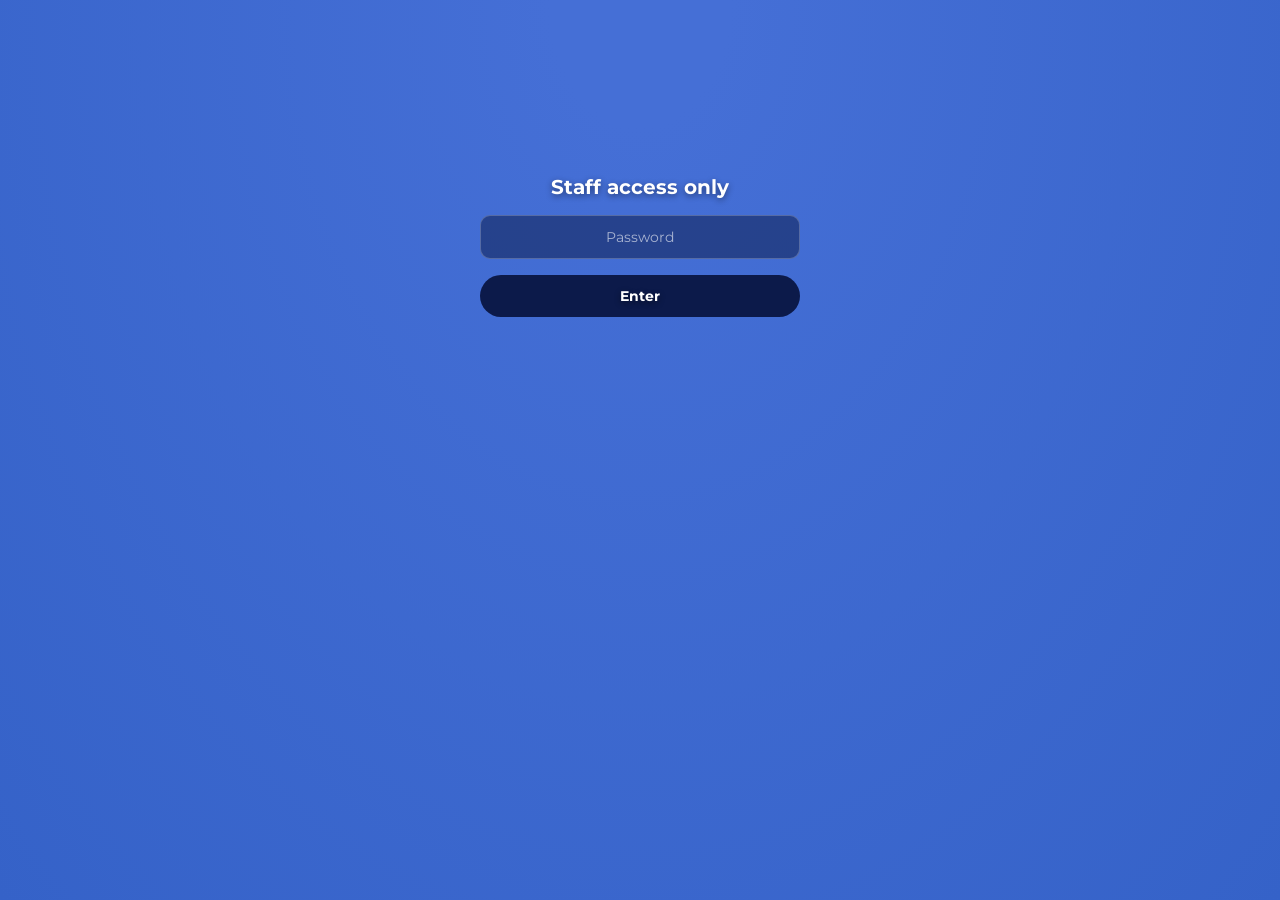
<file: admin.html>
<!DOCTYPE html>
<html lang="en">
<head>
<meta charset="UTF-8"/>
<meta name="viewport" content="width=device-width,initial-scale=1.0"/>
<title>Jettism Admin</title>
<link rel="icon" type="image/png" href="/jettismicontransparent.png"/>
<link rel="preconnect" href="https://fonts.googleapis.com"/>
<link rel="preconnect" href="https://fonts.gstatic.com" crossorigin/>
<link href="https://fonts.googleapis.com/css2?family=Montserrat:wght@500;600;700;800&display=swap" rel="stylesheet"/>
<style>
:root{
  --blue-top:#456FD6;
  --blue-bottom:#3562C8;
  --panel:rgba(12,28,76,.52);
  --panel-solid:#2c4b9b;
  --line:rgba(255,255,255,.22);
  --accent:#FFE800;
}
*,*::before,*::after{margin:0;padding:0;box-sizing:border-box}
[hidden]{display:none !important}

html{height:100%;background:var(--blue-bottom);overscroll-behavior:none}
body{width:100%;min-height:100%;
  background:radial-gradient(ellipse at 50% 0%,var(--blue-top) 10%,var(--blue-bottom) 100%);
  background-color:var(--blue-bottom);overscroll-behavior:none;
  font-family:'Montserrat',sans-serif;color:#fff;
  display:flex;flex-direction:column;align-items:center;padding:40px 20px 80px}

h1,h2,label,p,li,span,a,button,dt,dd{text-shadow:0 2px 6px rgba(0,0,0,.45)}

@keyframes fadeDown{0%{opacity:0;transform:translateY(-18px)}100%{opacity:1;transform:translateY(0)}}
.reveal{opacity:0;animation:fadeDown .6s cubic-bezier(.22,.9,.35,1) forwards}
@media (prefers-reduced-motion:reduce){.reveal{animation:none;opacity:1}}

/* ── Lock screen ── */
#lock{display:flex;flex-direction:column;align-items:center;gap:16px;
  margin-top:15vh;width:100%;max-width:320px}
#lock h2{font-weight:700;font-size:20px}
#lock input{width:100%;padding:12px 14px;border-radius:10px;border:1px solid var(--line);
  background:var(--panel);color:#fff;font-size:14px;outline:none;text-align:center;
  font-family:'Montserrat',sans-serif}
#lock input::placeholder{color:rgba(255,255,255,.6)}
#lock input:focus{border-color:var(--accent)}
#lock button{width:100%;padding:12px;background:#0c1a4a;color:#fff;border:none;border-radius:999px;
  font-family:'Montserrat',sans-serif;font-weight:700;font-size:14px;cursor:pointer}
#lock button:disabled{opacity:.5;cursor:not-allowed}
#lock .err{color:#ffb3b3;font-size:13px;font-weight:600;min-height:16px;text-align:center}

/* ── Dashboard ── */
#dash{display:none;width:100%;max-width:1100px;flex-direction:column;gap:20px}
#dash h1{font-weight:800;font-size:26px}
.toolbar{display:flex;flex-wrap:wrap;gap:12px;align-items:center}
.toolbar select{padding:9px 30px 9px 12px;border-radius:8px;border:1px solid var(--line);
  background:var(--panel);color:#fff;font-size:13px;outline:none;font-family:'Montserrat',sans-serif;
  appearance:none;-webkit-appearance:none;
  background-image:url("data:image/svg+xml;utf8,<svg xmlns='http://www.w3.org/2000/svg' width='12' height='8' viewBox='0 0 12 8'><path d='M1 1l5 5 5-5' stroke='white' stroke-width='2' fill='none'/></svg>");
  background-repeat:no-repeat;background-position:right 10px center;cursor:pointer}
.toolbar select option,.toolbar select optgroup{background:var(--panel-solid);color:#fff}
.toolbar button{padding:9px 16px;border-radius:8px;border:1px solid var(--line);
  background:var(--panel);color:#fff;font-size:13px;cursor:pointer;font-family:'Montserrat',sans-serif}
.toolbar .count{margin-left:auto;font-size:13px;color:rgba(255,255,255,.85)}
.toolbar button:hover,.toolbar select:hover{border-color:var(--accent)}
.toolbar button:disabled{opacity:.5;cursor:not-allowed}
.toolbar .danger{color:#ffc2c2;border-color:rgba(255,160,160,.55)}
.toolbar .danger:hover{border-color:#ff9a9a;background:rgba(255,107,107,.18)}

.toast{background:rgba(255,232,0,.14);border:1px solid rgba(255,232,0,.55);border-radius:12px;
  padding:12px 16px;font-size:13.5px;font-weight:600;line-height:1.5}

.card-list{display:flex;flex-direction:column;gap:14px}
.card{background:var(--panel);border:1px solid var(--line);
  border-radius:14px;padding:18px 20px;cursor:pointer;transition:border-color .15s ease}
.card:hover{border-color:rgba(255,232,0,.6)}
.card-top{display:flex;flex-wrap:wrap;gap:10px;align-items:center;margin-bottom:6px}
.tag{font-weight:700;font-size:11px;letter-spacing:.3px;
  padding:4px 10px;border-radius:999px;background:var(--accent);color:#000;text-shadow:none}
.tag.mc-yes{background:#9bffc6}
.tag.mc-no{background:rgba(255,255,255,.28);color:#fff;text-shadow:0 1px 2px rgba(0,0,0,.4)}
.card-top .discord{font-weight:700;font-size:15px}
.card-top .time{margin-left:auto;font-size:11.5px;color:rgba(255,255,255,.75)}

.card-actions{display:flex;align-items:center;gap:8px;margin-left:8px}
.portfolio-link{font-size:12px;font-weight:600;color:#b6ffd3;text-decoration:none;
  border:1px solid rgba(182,255,211,.5);padding:5px 10px;border-radius:999px;
  transition:background .15s ease}
.portfolio-link:hover{background:rgba(182,255,211,.16)}
.delete-btn{font-size:12px;font-weight:600;color:#ffc2c2;background:transparent;
  border:1px solid rgba(255,160,160,.55);padding:5px 10px;border-radius:999px;
  cursor:pointer;transition:background .15s ease;text-shadow:none;font-family:'Montserrat',sans-serif}
.delete-btn:hover{background:rgba(255,107,107,.18)}
.delete-btn:disabled{opacity:.4;cursor:not-allowed}

.card-meta{display:flex;flex-wrap:wrap;gap:14px;font-size:12.5px;color:rgba(255,255,255,.88)}

.detail{display:none;margin-top:8px;padding-top:12px;border-top:1px solid var(--line);
  font-size:13.5px;line-height:1.6;color:#fff}
.detail.open{display:block}
.detail dt{font-weight:700;font-size:12px;color:var(--accent);margin-top:12px;margin-bottom:3px}
.detail dt:first-child{margin-top:0}
.detail dd{overflow-wrap:anywhere}
#empty{text-align:center;color:rgba(255,255,255,.8);padding:40px 0;font-size:14px}
.detail dd{white-space:pre-wrap}
</style>
</head>
<body>

  <div id="lock" class="reveal">
    <h2>Staff access only</h2>
    <input type="password" id="pw" placeholder="Password" autocomplete="current-password"/>
    <button id="pw-btn">Enter</button>
    <div class="err" id="pw-err"></div>
  </div>

  <div id="dash">
    <h1 id="dash-title">Applications</h1>
    <div class="toolbar" id="toolbar">
      <select id="filter-position">
        <option value="">Sort by: Position (all)</option>
        <optgroup label="Leadership">
          <option>Creative Director</option>
        </optgroup>
        <optgroup label="Editing &amp; Content">
          <option>Longform Editor</option>
          <option>Shortform Editor</option>
          <option>Clipper</option>
          <option>Clip Editor</option>
          <option>Thumbnail Designer</option>
          <option>Animator</option>
        </optgroup>
        <optgroup label="Minecraft">
          <option>Minecraft Builder</option>
          <option>Minecraft Mod Developer</option>
        </optgroup>
      </select>
      <select id="filter-mc">
        <option value="">Minecraft exp: (all)</option>
        <option value="Yes">Yes</option>
        <option value="No">No</option>
      </select>
      <select id="sort-order">
        <option value="new">Newest first</option>
        <option value="old">Oldest first</option>
      </select>
      <button id="refresh-btn">Refresh</button>
      <button id="dedupe-btn" class="danger" title="Removes repeat applications that share a Discord username or portfolio link">Remove duplicates</button>
      <div class="count" id="count"></div>
    </div>
    <div class="toast" id="toast" role="status" hidden></div>
    <div class="card-list" id="card-list"></div>
    <div id="empty" style="display:none">No applications match these filters.</div>
  </div>

<script>
  const ENDPOINT_URL = "https://script.google.com/macros/s/AKfycbzsQADEUD9yV2B9Z-f-W0VIOMJDJWJcOeKhpmMAoKSk7PEeR-vpRpueieDb2jahm9XgOA/exec";
  const HOME_URL = "https://jettism.productions/";

  // The password is never stored in this file. It's checked by your Apps Script (server-side).
  let currentPassword = null;
  let allRows = [];

  const $ = function(id){ return document.getElementById(id); };

  function getDeviceId(){
    let id = null;
    try { id = localStorage.getItem('jettism_admin_device'); } catch(e){}
    if(!id){
      id = (window.crypto && crypto.randomUUID) ? crypto.randomUUID()
         : 'dev-' + Date.now() + '-' + Math.random().toString(36).slice(2);
      try { localStorage.setItem('jettism_admin_device', id); } catch(e){}
    }
    return id;
  }
  const deviceId = getDeviceId();

  const lock = $('lock'), dash = $('dash');
  const pwInput = $('pw'), pwBtn = $('pw-btn'), pwErr = $('pw-err');

  // One place that talks to the Apps Script. A ban sends the visitor to the home page.
  async function api(action, extra, password){
    const qs = new URLSearchParams(Object.assign(
      { action: action, password: password != null ? password : currentPassword, device: deviceId },
      extra || {}
    ));
    const res = await fetch(ENDPOINT_URL + '?' + qs.toString());
    const json = await res.json();
    if(json && json.error === 'banned'){ window.location.href = HOME_URL; }
    return json;
  }

  function showToast(text){
    const t = $('toast');
    t.textContent = text;
    t.hidden = !text;
  }

  async function attemptUnlock(){
    const pw = pwInput.value;
    if(!pw) return;
    pwBtn.disabled = true;
    pwBtn.textContent = 'Checking...';
    pwErr.textContent = '';

    try {
      const json = await api('list', null, pw);

      if(json && json.error === 'banned'){ return; }
      if(json && json.error === 'unconfigured'){
        pwErr.textContent = "The admin password hasn't been set in the Apps Script yet.";
        pwBtn.disabled = false; pwBtn.textContent = 'Enter';
        return;
      }
      if(json && json.error){
        const left = json.attemptsLeft;
        pwErr.textContent = left != null
          ? 'Incorrect password. ' + left + ' attempt' + (left === 1 ? '' : 's') + ' left.'
          : 'Incorrect password.';
        pwBtn.disabled = false; pwBtn.textContent = 'Enter';
        return;
      }

      currentPassword = pw;
      allRows = json;
      lock.style.display = 'none';
      dash.style.display = 'flex';
      ['dash-title', 'toolbar'].forEach(function(id, i){
        const el = $(id);
        el.classList.add('reveal');
        el.style.animationDelay = (i * 0.06) + 's';
      });
      render(true);
    } catch(err){
      pwErr.textContent = 'Could not reach the server. Try again.';
      pwBtn.disabled = false; pwBtn.textContent = 'Enter';
    }
  }

  pwBtn.addEventListener('click', attemptUnlock);
  pwInput.addEventListener('keydown', function(e){ if(e.key === 'Enter') attemptUnlock(); });

  async function refreshData(){
    if(!currentPassword) return;
    try{
      const json = await api('list');
      if(json && json.error){ return; }
      allRows = json;
      render(true);
    }catch(err){}
  }

  async function deleteApplicant(row, btnEl){
    if(!currentPassword) return;
    const r = allRows.find(function(x){ return x._row === row; });
    if(!r) return;
    if(!confirm('Delete this application? This cannot be undone.')) return;

    btnEl.disabled = true;
    btnEl.textContent = 'Deleting...';
    try{
      const json = await api('delete', { row: row, discord: r.discord || '', ts: r.submitted_at || '' });
      if(json && json.error === 'banned'){ return; }
      if(json && json.error === 'stale'){
        showToast('That list was out of date, so nothing was deleted. It has been refreshed.');
        await refreshData();
        return;
      }
      if(json && json.error){
        alert('Could not delete. Please refresh and try again.');
        btnEl.disabled = false; btnEl.textContent = 'Delete';
        return;
      }
      showToast('');
      await refreshData();   // row numbers shift after a delete, so reload
    } catch(err){
      alert('Could not reach the server.');
      btnEl.disabled = false; btnEl.textContent = 'Delete';
    }
  }

  async function removeDuplicates(){
    if(!currentPassword) return;
    const sure = confirm(
      'Remove duplicate applications?\n\n' +
      'Applications that share the same Discord username OR the same portfolio link are treated as one person. ' +
      'The earliest one is kept and the rest are removed.\n\n' +
      'The removed rows are saved first in a "Removed duplicates" tab of your Google Sheet, so you can restore them.'
    );
    if(!sure) return;

    const b = $('dedupe-btn');
    b.disabled = true;
    b.textContent = 'Removing...';
    try{
      const json = await api('dedupe');
      if(json && json.error === 'banned'){ return; }
      if(json && json.error){
        showToast('Could not remove duplicates. Please refresh and try again.');
      } else if(json.removed === 0){
        showToast('No duplicates found. Every application has a unique username and portfolio link.');
      } else {
        showToast('Removed ' + json.removed + ' duplicate application' + (json.removed === 1 ? '' : 's') +
          '. ' + json.kept + ' remain. The removed ones are backed up in the "Removed duplicates" tab of your sheet.');
      }
      await refreshData();
    } catch(err){
      showToast('Could not reach the server.');
    }
    b.disabled = false;
    b.textContent = 'Remove duplicates';
  }

  $('refresh-btn').addEventListener('click', function(){ showToast(''); refreshData(); });
  $('dedupe-btn').addEventListener('click', removeDuplicates);
  $('filter-position').addEventListener('change', function(){ render(false); });
  $('filter-mc').addEventListener('change', function(){ render(false); });
  $('sort-order').addEventListener('change', function(){ render(false); });

  // "https://drive.google.com/..." -> "Drive", "https://youtube.com/..." -> "YouTube", etc.
  function getLinkLabel(url){
    if(!url) return 'Link';
    let hostname;
    try{
      hostname = new URL(url).hostname.toLowerCase().replace(/^www\./, '');
    }catch(e){
      return 'Link';
    }
    const knownSites = [
      { match: 'drive.google.com', label: 'Drive' },
      { match: 'docs.google.com', label: 'Google Docs' },
      { match: 'youtube.com', label: 'YouTube' },
      { match: 'youtu.be', label: 'YouTube' },
      { match: 'twitter.com', label: 'Twitter' },
      { match: 'x.com', label: 'X' },
      { match: 'instagram.com', label: 'Instagram' },
      { match: 'tiktok.com', label: 'TikTok' },
      { match: 'vimeo.com', label: 'Vimeo' },
      { match: 'dropbox.com', label: 'Dropbox' },
      { match: 'mega.nz', label: 'Mega' },
      { match: 'behance.net', label: 'Behance' },
      { match: 'artstation.com', label: 'ArtStation' },
      { match: 'discord.com', label: 'Discord' },
      { match: 'discord.gg', label: 'Discord' },
      { match: 'github.com', label: 'GitHub' },
      { match: 'modrinth.com', label: 'Modrinth' },
      { match: 'curseforge.com', label: 'CurseForge' },
      { match: 'planetminecraft.com', label: 'Planet Minecraft' },
      { match: 'notion.so', label: 'Notion' },
      { match: 'twitch.tv', label: 'Twitch' },
      { match: 'onedrive.live.com', label: 'OneDrive' },
      { match: 'streamable.com', label: 'Streamable' },
      { match: 'imgur.com', label: 'Imgur' }
    ];
    for(let i = 0; i < knownSites.length; i++){
      const site = knownSites[i];
      if(hostname === site.match || hostname.endsWith('.' + site.match)) return site.label;
    }
    const mainPart = hostname.split('.')[0];
    if(!mainPart) return 'Link';
    return mainPart.charAt(0).toUpperCase() + mainPart.slice(1);
  }

  function escapeHtml(str){
    return String(str == null ? '' : str).replace(/[&<>"']/g, function(m){
      return {'&':'&amp;','<':'&lt;','>':'&gt;','"':'&quot;',"'":'&#39;'}[m];
    });
  }
  // Only ever link to http(s) addresses (stops javascript: links in the portfolio field)
  function safeHref(u){
    return /^https?:\/\//i.test(String(u || '').trim()) ? String(u).trim() : '#';
  }

  // Creative Director answers reuse the same sheet columns, so label them for what was asked
  const IDEA_SPLIT = '\n\n--- How they come up with ideas ---\n';
  function detailHtml(r){
    const dd = function(label, v){ return '<dt>' + label + '</dt><dd>' + escapeHtml(v) + '</dd>'; };
    if(r.position === 'Creative Director'){
      const parts = String(r.experience || '').split(IDEA_SPLIT);
      const so = String(r.standout || '').split('\n\n--- What they can bring ---\n');
      return '<dl class="detail">' + dd('5 video ideas for JettismToo', r.bring) + dd('How they come up with ideas', parts[1] || '') +
        dd('Past experience', parts[0]) + dd('What they can bring', so[1] || '') + dd('What makes them stand out', so[0]) + '</dl>';
    }
    return '<dl class="detail">' + dd('Experience', r.experience) + dd('What they bring', r.bring) +
      dd('What makes them stand out', r.standout) + '</dl>';
  }

  function render(animate){
    const posFilter = $('filter-position').value;
    const mcFilter = $('filter-mc').value;
    const order = $('sort-order').value;

    const rows = allRows.filter(function(r){
      return (!posFilter || r.position === posFilter) &&
             (!mcFilter || r.minecraft_experience === mcFilter);
    });

    // New applications are always added to the bottom of the sheet, so the row number is the
    // arrival order. (Rows sent between Oct 21 and Nov 24 have no submitted_at time.)
    rows.sort(function(a, b){
      return order === 'new' ? b._row - a._row : a._row - b._row;
    });

    const list = $('card-list');
    const empty = $('empty');
    $('count').textContent = rows.length + ' application' + (rows.length === 1 ? '' : 's');

    if(rows.length === 0){
      list.innerHTML = '';
      empty.style.display = 'block';
      return;
    }
    empty.style.display = 'none';

    list.innerHTML = rows.map(function(r){
      const when = r.submitted_at ? new Date(r.submitted_at).toLocaleString() : '';
      const mc = r.minecraft_experience;
      // Minecraft Builder / Mod Developer don't get the flashback question, so no tag for them
      const mcTag = (mc === 'Yes' || mc === 'No')
        ? '<span class="tag ' + (mc === 'Yes' ? 'mc-yes' : 'mc-no') + '">MC: ' + escapeHtml(mc) + '</span>' : '';
      return '' +
        '<div class="card" data-row="' + escapeHtml(r._row) + '">' +
          '<div class="card-top">' +
            '<span class="tag">' + escapeHtml(r.position) + '</span>' + mcTag +
            '<span class="discord">' + escapeHtml(r.discord) + '</span>' +
            '<span class="time">' + escapeHtml(when) + '</span>' +
            '<div class="card-actions">' +
              '<a class="portfolio-link" href="' + escapeHtml(safeHref(r.portfolio)) + '" target="_blank" rel="noopener noreferrer">' +
                escapeHtml(getLinkLabel(r.portfolio)) + ' ↗</a>' +
              '<button class="delete-btn" data-row="' + escapeHtml(r._row) + '">Delete</button>' +
            '</div>' +
          '</div>' +
          '<div class="card-meta">' +
            '<span>TZ: ' + escapeHtml(r.timezone) + '</span>' +
            '<span>Age: ' + escapeHtml(r.age) + '</span>' +
            '<span>Hours/day: ' + escapeHtml(r.hours) + '</span>' +
            '<span>Payout: ' + escapeHtml(r.payout) + '</span>' +
          '</div>' +
          detailHtml(r) +
        '</div>';
    }).join('');

    list.querySelectorAll('.card').forEach(function(card, i){
      if(animate){
        card.classList.add('reveal');
        card.style.animationDelay = (Math.min(i, 14) * 0.04) + 's';
      }
      card.addEventListener('click', function(){
        card.querySelector('.detail').classList.toggle('open');
      });
    });
    list.querySelectorAll('.portfolio-link').forEach(function(a){
      a.addEventListener('click', function(e){ e.stopPropagation(); });
    });
    list.querySelectorAll('.delete-btn').forEach(function(b){
      b.addEventListener('click', function(e){
        e.stopPropagation();
        deleteApplicant(parseInt(b.getAttribute('data-row'), 10), b);
      });
    });
  }
</script>
</body>
</html>
</file>
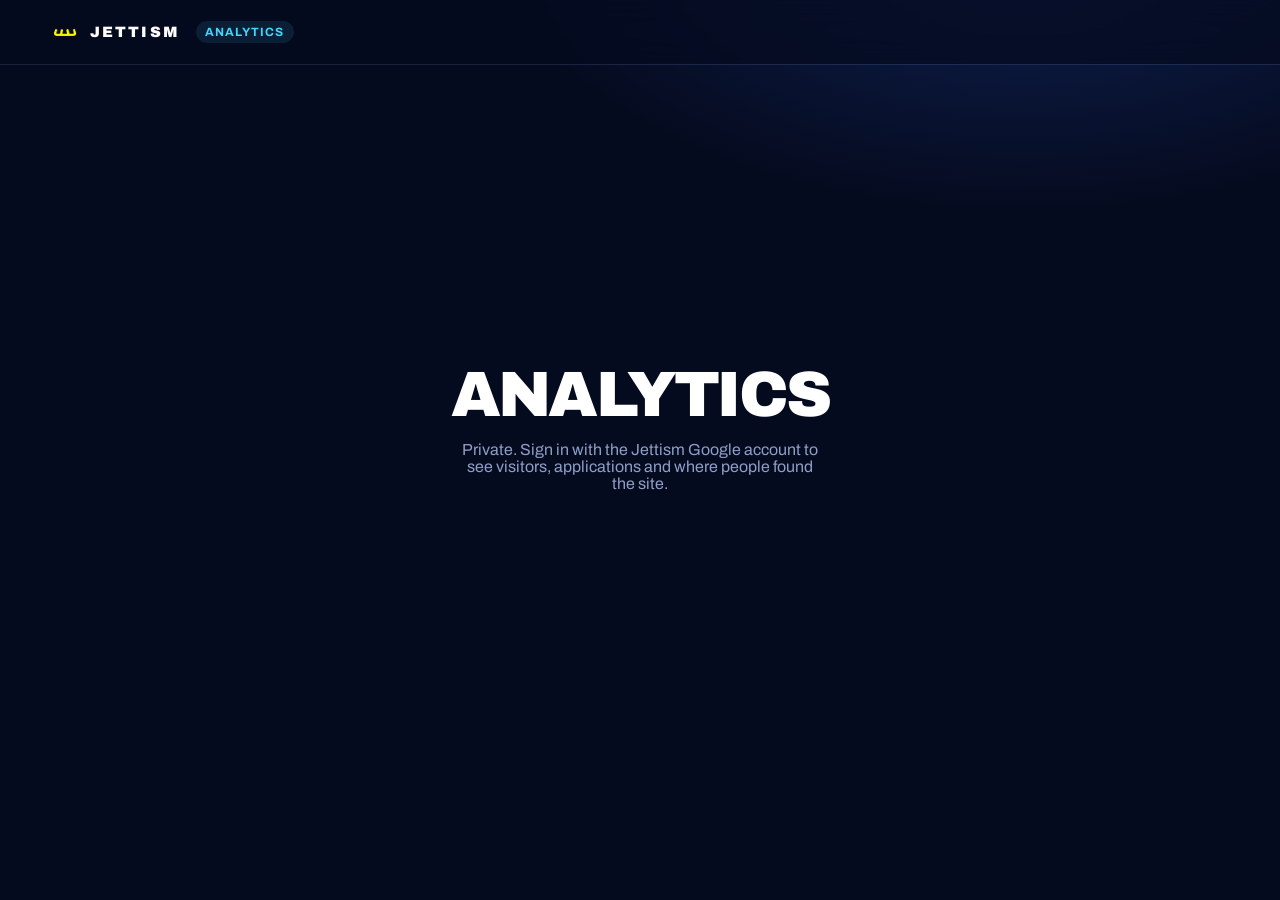
<file: analytics.html>
<!DOCTYPE html>
<html lang="en">
<head>
<meta charset="UTF-8">
<meta name="viewport" content="width=device-width,initial-scale=1">
<meta name="robots" content="noindex,nofollow">
<title>Analytics — Jettism Productions</title>
<meta name="theme-color" content="#050B1F">
<link rel="icon" type="image/png" href="/jettismicontransparent.png">
<link rel="preconnect" href="https://fonts.googleapis.com">
<link rel="preconnect" href="https://fonts.gstatic.com" crossorigin>
<link href="https://fonts.googleapis.com/css2?family=Archivo:wdth,wght@62..125,100..900&display=swap" rel="stylesheet">
<script src="https://accounts.google.com/gsi/client" async defer></script>
<style>
:root{
  --navy-950:#030817; --navy-900:#050B1F; --navy-800:#0A1433;
  --blue:#2F6BFF; --blue-2:#1E4FE0; --cyan:#3FD8FF;
  --ink:#fff; --ink-2:#C9D6F5; --muted:#8E9EC6; --line:rgba(150,180,255,.14); --line-2:rgba(150,180,255,.26);
  --card:rgba(255,255,255,.03); --up:#5CF2B0; --down:#FF9C9C;
  --ease:cubic-bezier(.2,.7,.1,1);
  --wrap:min(1180px, calc(100% - 40px));
}
*,*::before,*::after{box-sizing:border-box;margin:0;padding:0}
[hidden]{display:none!important}
body{font-family:'Archivo',system-ui,-apple-system,sans-serif;color:var(--ink);-webkit-font-smoothing:antialiased;min-height:100vh;
  background:radial-gradient(900px 500px at 80% -10%,rgba(47,107,255,.25),transparent 60%),var(--navy-900);background-attachment:fixed}
a{color:inherit}
button{font:inherit;color:inherit;cursor:pointer;border:0;background:none}
.num{font-variant-numeric:tabular-nums}

.nav{position:sticky;top:0;z-index:20;background:rgba(5,11,31,.7);backdrop-filter:blur(16px);-webkit-backdrop-filter:blur(16px);box-shadow:0 1px 0 var(--line)}
.nav-in{width:var(--wrap);margin:auto;height:64px;display:flex;align-items:center;gap:16px}
.logo{display:flex;align-items:center;gap:10px;font-weight:900;letter-spacing:.14em;font-size:15px;text-decoration:none}
.logo img{width:30px}
.tag{font-size:12px;font-weight:700;letter-spacing:.1em;text-transform:uppercase;color:var(--cyan);padding:4px 9px;border-radius:999px;background:rgba(63,216,255,.1)}
.who{margin-left:auto;font-size:13px;color:var(--muted);white-space:nowrap;overflow:hidden;text-overflow:ellipsis}
.link-btn{font-size:13px;font-weight:600;color:var(--ink-2);padding:8px 12px;border-radius:999px;white-space:nowrap}
.link-btn:hover{background:rgba(255,255,255,.06)}

main{width:var(--wrap);margin:auto;padding:36px 0 90px}
.head{display:flex;flex-wrap:wrap;align-items:flex-end;gap:18px;justify-content:space-between}
h1{font-size:clamp(34px,4.6vw,56px);font-weight:900;letter-spacing:-.04em;line-height:1;text-transform:uppercase}
.since{margin-top:8px;color:var(--muted);font-size:14px}
.controls{display:flex;flex-wrap:wrap;gap:10px;align-items:center}
.seg{display:inline-flex;padding:4px;border-radius:999px;background:var(--card);box-shadow:0 0 0 1px var(--line-2) inset}
.seg button{padding:9px 16px;border-radius:999px;font-size:14px;font-weight:600;color:var(--ink-2);transition:background .2s,color .2s}
.seg button:hover{color:#fff}
.seg button[aria-pressed=true]{color:#fff;background:linear-gradient(180deg,#4B82FF,var(--blue-2));box-shadow:0 6px 18px -8px rgba(47,107,255,.9)}
.tabs{display:flex;gap:6px;margin:28px 0 22px;border-bottom:1px solid var(--line)}
.tabs button{padding:12px 16px;font-size:15px;font-weight:700;color:var(--muted);border-bottom:2px solid transparent;margin-bottom:-1px}
.tabs button[aria-selected=true]{color:#fff;border-color:var(--cyan)}

.kpis{display:grid;grid-template-columns:repeat(4,1fr);gap:14px}
.kpi{padding:20px;border-radius:20px;background:var(--card);box-shadow:0 0 0 1px var(--line) inset}
.kpi .k{font-size:13px;font-weight:600;color:var(--muted)}
.kpi .v{font-size:clamp(30px,3.4vw,42px);font-weight:900;letter-spacing:-.035em;margin-top:6px;line-height:1.05}
.kpi .d{font-size:12.5px;font-weight:600;margin-top:6px;color:var(--muted);min-height:18px}
.kpi .d.up{color:var(--up)} .kpi .d.down{color:var(--down)}
.kpi.hero{background:linear-gradient(180deg,rgba(47,107,255,.18),rgba(47,107,255,.05));box-shadow:0 0 0 1px rgba(110,160,255,.3) inset}

.grid2{display:grid;grid-template-columns:1.5fr 1fr;gap:14px;margin-top:14px}
.card{padding:22px;border-radius:22px;background:var(--card);box-shadow:0 0 0 1px var(--line) inset;min-width:0}
.card h2{font-size:15px;font-weight:800;letter-spacing:-.01em;display:flex;justify-content:space-between;align-items:baseline;gap:10px}
.card h2 small{font-size:12.5px;font-weight:500;color:var(--muted)}
.chart{position:relative;margin-top:14px;user-select:none}
.chart svg{display:block;width:100%;overflow:visible}
.chart .axis{font-size:11px;fill:var(--muted)}
.tip{position:absolute;pointer-events:none;padding:8px 11px;border-radius:10px;font-size:12.5px;white-space:nowrap;transform:translate(-50%,-110%);
  background:#0D1A44;box-shadow:0 0 0 1px var(--line-2),0 10px 24px rgba(0,0,0,.5);opacity:0;transition:opacity .12s}
.tip b{display:block;font-size:15px}
.tip span{color:var(--muted)}

.srcs{display:grid;gap:4px;margin-top:12px}
.src{display:grid;grid-template-columns:28px 1fr auto;gap:12px;align-items:center;padding:10px 8px;border-radius:12px}
.src:hover{background:rgba(255,255,255,.03)}
.src .ic{width:28px;height:28px;border-radius:8px;display:grid;place-items:center;background:rgba(150,180,255,.1);color:var(--ink-2)}
.src .ic svg{width:15px;height:15px}
.src .nm{font-size:14.5px;font-weight:600;min-width:0}
.src .nm small{display:block;font-size:12px;font-weight:500;color:var(--muted);white-space:nowrap;overflow:hidden;text-overflow:ellipsis}
.bar{height:6px;border-radius:999px;background:rgba(150,180,255,.1);margin-top:7px;overflow:hidden}
.bar i{display:block;height:100%;border-radius:999px;background:linear-gradient(90deg,var(--blue),var(--cyan));width:0;transition:width .8s var(--ease)}
.src .ct{text-align:right;font-size:15px;font-weight:800}
.src .ct small{display:block;font-size:12px;font-weight:500;color:var(--muted)}

table{width:100%;border-collapse:collapse;margin-top:12px;font-size:14px}
th{font-size:12px;font-weight:700;letter-spacing:.06em;text-transform:uppercase;color:var(--muted);text-align:right;padding:10px 12px;border-bottom:1px solid var(--line);white-space:nowrap}
th:first-child,td:first-child{text-align:left}
th button{font-size:inherit;font-weight:inherit;letter-spacing:inherit;color:inherit;text-transform:inherit}
th button:hover,th button[data-on]{color:#fff}
td{padding:12px;text-align:right;border-bottom:1px solid var(--line)}
td .srcname{display:flex;align-items:center;gap:10px;font-weight:600}
tr:last-child td{border-bottom:0}
.share{display:flex;flex-wrap:wrap;gap:10px;margin-top:14px}
.share button{display:flex;align-items:center;gap:8px;padding:10px 14px;border-radius:12px;font-size:13.5px;font-weight:600;background:rgba(47,107,255,.1);box-shadow:0 0 0 1px rgba(110,160,255,.25) inset}
.share button:hover{background:rgba(47,107,255,.18)}
.share code{font:600 12.5px ui-monospace,monospace;color:var(--cyan)}
.note{margin-top:12px;font-size:13.5px;color:var(--muted);line-height:1.6}
.pages div{display:flex;justify-content:space-between;padding:9px 4px;border-bottom:1px solid var(--line);font-size:14px}
.pages div:last-child{border-bottom:0}
.pages code{font:600 13px ui-monospace,monospace;color:var(--ink-2)}
.devs{display:flex;gap:10px;margin-top:14px}
.devs div{flex:1;padding:14px;border-radius:14px;background:rgba(150,180,255,.06)}
.devs b{display:block;font-size:22px;font-weight:900}
.devs span{font-size:12.5px;color:var(--muted)}
.toggle{display:flex;align-items:center;gap:10px;font-size:13.5px;color:var(--ink-2);cursor:pointer;margin-top:22px}
.toggle input{width:18px;height:18px;accent-color:var(--blue)}
.empty{padding:26px;text-align:center;color:var(--muted);font-size:14px}
.banner{margin-top:18px;padding:14px 18px;border-radius:14px;font-size:14px;line-height:1.55;color:#FFE7A6;background:rgba(255,214,107,.08);box-shadow:0 0 0 1px rgba(255,214,107,.28) inset}
.loading{opacity:.45;transition:opacity .2s}
.toast{position:fixed;left:50%;bottom:26px;transform:translateX(-50%);padding:11px 16px;border-radius:12px;font-size:14px;font-weight:600;
  background:#0D1A44;box-shadow:0 0 0 1px var(--line-2),0 10px 30px rgba(0,0,0,.5);transition:opacity .2s}

/* lock */
.lock{min-height:calc(100vh - 64px);display:grid;place-items:center;text-align:center;padding:20px}
.lock h1{font-size:clamp(36px,6vw,64px)}
.lock p{margin:14px auto 26px;color:var(--muted);max-width:360px}
#gbtn{display:inline-block;min-height:44px}
#lockErr{margin-top:16px;font-size:14px;color:var(--down);min-height:20px}

@media(max-width:900px){.kpis{grid-template-columns:1fr 1fr}.grid2{grid-template-columns:1fr}}
@media(max-width:560px){.seg button{padding:8px 11px;font-size:13px}.kpi{padding:16px}.card{padding:16px}
  th:nth-child(3),td:nth-child(3){display:none}}
</style>
</head>
<body>
<header class="nav">
  <div class="nav-in">
    <a href="/" class="logo"><img src="/crown.png" alt="" width="30" height="15">JETTISM</a>
    <span class="tag">Analytics</span>
    <span class="who" id="who"></span>
    <button class="link-btn" id="signout" hidden>Sign out</button>
  </div>
</header>

<section class="lock" id="lock">
  <div>
    <h1>Analytics</h1>
    <p>Private. Sign in with the Jettism Google account to see visitors, applications and where people found the site.</p>
    <div id="gbtn"></div>
    <div id="lockErr"></div>
  </div>
</section>

<main id="app" hidden>
  <div class="head">
    <div>
      <h1>Analytics</h1>
      <div class="since" id="since"></div>
    </div>
    <div class="controls">
      <div class="seg" role="group" aria-label="Time range" id="ranges">
        <button data-r="24h">24 hours</button><button data-r="7d">7 days</button><button data-r="28d">28 days</button><button data-r="all">Lifetime</button>
      </div>
      <button class="link-btn" id="refresh" title="Refresh">↻ Refresh</button>
    </div>
  </div>
  <div class="banner" id="banner" hidden></div>

  <nav class="tabs" role="tablist">
    <button role="tab" data-tab="overview" aria-selected="true">Overview</button>
    <button role="tab" data-tab="sources" aria-selected="false">Where they found it</button>
  </nav>

  <div id="body">
    <!-- overview -->
    <section id="tab-overview">
      <div class="kpis">
        <div class="kpi hero"><div class="k">Visitors</div><div class="v num" id="k-vis">–</div><div class="d" id="d-vis"></div></div>
        <div class="kpi hero"><div class="k">People applied</div><div class="v num" id="k-app">–</div><div class="d" id="d-app"></div></div>
        <div class="kpi"><div class="k">Page views</div><div class="v num" id="k-pv">–</div><div class="d" id="d-pv"></div></div>
        <div class="kpi"><div class="k">Visitors who applied</div><div class="v num" id="k-rate">–</div><div class="d" id="d-rate"></div></div>
      </div>
      <div class="grid2">
        <div class="card">
          <h2>Visitors <small id="unit1"></small></h2>
          <div class="chart" id="c-vis"></div>
          <h2 style="margin-top:22px">Applications <small id="unit2"></small></h2>
          <div class="chart" id="c-app"></div>
        </div>
        <div class="card">
          <h2>Where they found it <small><button class="link-btn" data-goto="sources" style="padding:4px 8px">See all →</button></small></h2>
          <div class="srcs" id="topsrc"></div>
        </div>
      </div>
      <div class="grid2">
        <div class="card">
          <h2>Top pages <small>page views</small></h2>
          <div class="pages" id="pages"></div>
        </div>
        <div class="card">
          <h2>Devices <small>visitors</small></h2>
          <div class="devs"><div><b class="num" id="dv-m">–</b><span>Phone</span></div><div><b class="num" id="dv-d">–</b><span>Computer</span></div></div>
        </div>
      </div>
    </section>

    <!-- sources -->
    <section id="tab-sources" hidden>
      <div class="card">
        <h2>Where visitors came from <small id="srcRange"></small></h2>
        <table>
          <thead><tr>
            <th>Source</th>
            <th><button data-sort="visitors" data-on>Visitors</button></th>
            <th><button data-sort="views">Page views</button></th>
            <th><button data-sort="applies">Applied</button></th>
            <th><button data-sort="share">% of visitors</button></th>
          </tr></thead>
          <tbody id="srcTable"></tbody>
        </table>
        <p class="note"><b>Direct</b> means the browser didn't say where the click came from: someone typed the link, used a bookmark, or tapped it inside an app like the Discord app, iMessage or Instagram DMs. <b>Applied</b> counts applications sent from this site since tracking started, so it can be lower than the "People applied" total.</p>
      </div>
      <div class="card" style="margin-top:14px">
        <h2>Share links that always get labeled</h2>
        <p class="note" style="margin-top:8px">Apps like Discord often hide where a click came from. Post these instead and every visit gets counted under the right source. Tap to copy.</p>
        <div class="share" id="share"></div>
      </div>
    </section>
  </div>

  <label class="toggle"><input type="checkbox" id="notrack"> Don't count my own visits on this browser</label>
</main>
<div class="toast" id="toast" style="opacity:0"></div>

<script>
const GOOGLE_CLIENT_ID = '527398886152-lraqu16t3ftnb9fqlgjf0givm9bs1s2v.apps.googleusercontent.com';
const API_URL = 'https://script.google.com/macros/s/AKfycbyptp2MjQ9GkoG1M0LLWY0zJlYWbma1pkAwtEGVNSYctJoQpH0SR2YVj5h_oxZm6LXH/exec';
const SITE = 'jettism.productions';

const $ = id => document.getElementById(id);
const esc = s => String(s ?? '').replace(/[&<>"']/g, c => ({'&':'&amp;','<':'&lt;','>':'&gt;','"':'&quot;',"'":'&#39;'}[c]));
const fmt = n => Number(n || 0).toLocaleString('en-US');
const ls = (k, v) => { try { if (v === undefined) return localStorage.getItem(k); if (v === null) localStorage.removeItem(k); else localStorage.setItem(k, v); } catch (e) { return null; } };

let session = ls('jt_session'), range = ls('jx_an_range') || '7d', tab = 'overview', data = null, sortKey = 'visitors';
const cacheByRange = {};

/* ---------- sources ---------- */
const I = {
  discord:'<svg viewBox="0 0 24 24" fill="currentColor"><path d="M20.3 4.4A19.8 19.8 0 0 0 15.4 3l-.6 1.3a18 18 0 0 0-5.5 0L8.7 3a19.7 19.7 0 0 0-4.9 1.5C.5 9-.3 13.6.1 18.1a19.9 19.9 0 0 0 6 3l1.3-2a13 13 0 0 1-1.9-.9l.4-.3a14.2 14.2 0 0 0 12.1 0l.4.3-1.9.9 1.3 2a19.8 19.8 0 0 0 6-3c.5-5.2-.8-9.7-3.5-13.7zM8 15.3c-1.2 0-2.2-1.1-2.2-2.4s1-2.4 2.2-2.4 2.2 1.1 2.2 2.4-1 2.4-2.2 2.4zm8 0c-1.2 0-2.2-1.1-2.2-2.4s1-2.4 2.2-2.4 2.2 1.1 2.2 2.4-1 2.4-2.2 2.4z"/></svg>',
  youtube:'<svg viewBox="0 0 24 24" fill="currentColor"><path d="M23.5 6.2a3 3 0 0 0-2.1-2.1C19.5 3.5 12 3.5 12 3.5s-7.5 0-9.4.6A3 3 0 0 0 .5 6.2C0 8.1 0 12 0 12s0 3.9.5 5.8a3 3 0 0 0 2.1 2.1c1.9.6 9.4.6 9.4.6s7.5 0 9.4-.6a3 3 0 0 0 2.1-2.1c.5-1.9.5-5.8.5-5.8s0-3.9-.5-5.8zM9.5 15.6V8.4l6.3 3.6-6.3 3.6z"/></svg>',
  tiktok:'<svg viewBox="0 0 24 24" fill="currentColor"><path d="M12.5 0h3.9c.1 1.5.6 3.1 1.8 4.2 1.1 1.1 2.7 1.6 4.2 1.8V10c-1.4-.1-2.9-.4-4.2-1-.6-.3-1.1-.6-1.6-.9v8.7c-.1 1.4-.5 2.8-1.4 3.9a7.4 7.4 0 0 1-5.9 3.2 7.2 7.2 0 0 1-7.7-6.8V15.6a7.4 7.4 0 0 1 8.7-6.7v4.4a3.3 3.3 0 0 0-4.4 2.1c-.2.5-.1 1.1-.1 1.6.2 1.6 1.8 3 3.5 2.9 1.1 0 2.2-.7 2.8-1.6.2-.3.4-.7.4-1.1.1-1.8.1-3.6.1-5.4V0z"/></svg>',
  twitter:'<svg viewBox="0 0 24 24" fill="currentColor"><path d="M18.2 2h3.4l-7.4 8.5L23 22h-6.8l-5.3-7-6.1 7H1.4l7.9-9L1 2h7l4.8 6.3L18.2 2zm-1.2 18h1.9L7.1 4H5.1L17 20z"/></svg>',
  instagram:'<svg viewBox="0 0 24 24" fill="none" stroke="currentColor" stroke-width="2"><rect x="3" y="3" width="18" height="18" rx="5"/><circle cx="12" cy="12" r="4"/><circle cx="17.5" cy="6.5" r="1" fill="currentColor"/></svg>',
  twitch:'<svg viewBox="0 0 24 24" fill="currentColor"><path d="M11.6 4.7h1.7v5.1h-1.7zm4.7 0H18v5.1h-1.7zM6 0 1.7 4.3v15.4h5.2V24l4.2-4.3h3.5L22.3 12V0zm14.6 11.1-3.4 3.5h-3.5l-3 3v-3H6.9V1.7h13.7z"/></svg>',
  reddit:'<svg viewBox="0 0 24 24" fill="currentColor"><circle cx="12" cy="13" r="7"/><circle cx="18.5" cy="5.5" r="1.8"/></svg>',
  search:'<svg viewBox="0 0 24 24" fill="none" stroke="currentColor" stroke-width="2.4" stroke-linecap="round"><circle cx="11" cy="11" r="7"/><path d="m20 20-3.5-3.5"/></svg>',
  direct:'<svg viewBox="0 0 24 24" fill="none" stroke="currentColor" stroke-width="2.2" stroke-linecap="round" stroke-linejoin="round"><path d="M10 13a5 5 0 0 0 7.5.5l3-3a5 5 0 0 0-7-7l-1.7 1.7"/><path d="M14 11a5 5 0 0 0-7.5-.5l-3 3a5 5 0 0 0 7 7l1.7-1.7"/></svg>',
  'jettism.com':'<svg viewBox="0 0 24 24" fill="currentColor"><path d="M3 8l4 4 5-7 5 7 4-4-2 11H5z"/></svg>',
  other:'<svg viewBox="0 0 24 24" fill="none" stroke="currentColor" stroke-width="2"><circle cx="12" cy="12" r="9"/><path d="M3 12h18M12 3a14 14 0 0 1 0 18M12 3a14 14 0 0 0 0 18"/></svg>'
};
const NAMES = { direct:['Direct','typed link, bookmark or in-app'], discord:['Discord',''], youtube:['YouTube',''], tiktok:['TikTok',''], twitter:['X / Twitter',''],
  instagram:['Instagram',''], twitch:['Twitch',''], reddit:['Reddit',''], search:['Google & search',''], 'jettism.com':['Old jettism.com links',''] };
const srcName = s => NAMES[s] ? NAMES[s] : [s, 'website'];
const srcIcon = s => I[s] || I.other;

/* ---------- auth (same one-year session as the Idea Board) ---------- */
/* The dashboard stays hidden until the server confirms this Google account is allowed to see analytics. */
let unlocked = false;
function showLock(msg, checking){
  unlocked = false; data = null; for (const k in cacheByRange) delete cacheByRange[k];
  $('app').hidden = true; $('signout').hidden = true; $('who').textContent = ''; $('lock').hidden = false;
  $('gbtn').hidden = !!checking; $('lockErr').textContent = msg || '';
  $('lockErr').style.color = checking ? 'var(--muted)' : '';
}
function unlock(email){
  unlocked = true; $('lock').hidden = true; $('app').hidden = false;
  $('who').textContent = email; $('signout').hidden = false;
  if (ls('jx_notrack') === null) ls('jx_notrack', '1');     // the owner's own visits aren't counted by default
  $('notrack').checked = ls('jx_notrack') === '1';
}
function initGoogle(){
  if (!window.google || !google.accounts) return setTimeout(initGoogle, 150);
  google.accounts.id.initialize({ client_id: GOOGLE_CLIENT_ID, callback: r => login(r.credential), auto_select: false, ux_mode: 'popup' });
  google.accounts.id.renderButton($('gbtn'), { theme:'filled_black', size:'large', shape:'pill', text:'signin_with', width:260 });
}
async function login(credential){
  $('lockErr').textContent = 'Signing in…';
  try {
    const r = await (await fetch(API_URL, { method:'POST', body: JSON.stringify({ action:'login', idToken: credential }) })).json();
    if (!r.ok){ if (window.google) google.accounts.id.disableAutoSelect();
      return showLock(r.error === 'not_allowed' ? (r.email || 'That account') + ' can’t see analytics. Pick jettism.contact@gmail.com.' : 'Sign-in didn’t work. Try again.'); }
    session = r.session; ls('jt_session', session);
    start();
  } catch (e) { showLock('Sign-in didn’t work. Check your connection and try again.'); }
}
function signOut(){
  if (session) fetch(API_URL, { method:'POST', body: JSON.stringify({ action:'logout', session }) }).catch(() => {});
  session = null; ls('jt_session', null); if (window.google) google.accounts.id.disableAutoSelect(); showLock('');
}

async function load(force){
  if (!force && cacheByRange[range]) { data = cacheByRange[range]; return render(); }
  $('body').classList.add('loading');
  try {
    const r = await (await fetch(API_URL, { method:'POST', body: JSON.stringify({ action:'analytics.stats', session, range }) })).json();
    if (!r.ok){
      if (r.error === 'signin_required'){ session = null; ls('jt_session', null); return showLock('Sign in to see analytics.'); }
      if (r.error === 'not_allowed'){ session = null; if (window.google) google.accounts.id.disableAutoSelect();   // keeps their Idea Board sign-in
        return showLock((r.email || 'That account') + ' can’t see analytics. Sign in with jettism.contact@gmail.com.'); }
      if (r.error !== 'bad_request') throw new Error(r.error);
    }
    if (!r.ok || r.visitors === undefined){   // the Google script hasn't been updated with analytics yet
      session = null;
      return showLock('Analytics isn’t switched on in the Google script yet, so nobody can see it. Once it’s deployed, sign in here.');
    }
    if (!unlocked) unlock(r.email);
    cacheByRange[range] = data = r; render();
  } catch (e) {
    if (unlocked) toast('Couldn’t load analytics. Try refreshing.');
    else { showLock('Couldn’t reach the server. Check your connection and reload.', true); }
  }
  finally { $('body').classList.remove('loading'); }
}

function start(){
  showLock('Checking your sign-in…', true);
  setRange(range, true);
}

/* ---------- render ---------- */
const RANGE_TXT = { '24h':'last 24 hours', '7d':'last 7 days', '28d':'last 28 days', all:'lifetime' };
function delta(cur, prev, el){
  el.className = 'd'; el.textContent = '';
  if (!data.prev || !data.prev.tracked || data.range === 'all') { el.textContent = RANGE_TXT[data.range]; return; }
  if (!prev && !cur) { el.textContent = 'no change'; return; }
  if (!prev) { el.textContent = '▲ new vs previous'; el.classList.add('up'); return; }
  const p = Math.round((cur - prev) / prev * 100);
  el.textContent = (p >= 0 ? '▲ ' : '▼ ') + Math.abs(p) + '% vs previous ' + ({ '24h':'24h', '7d':'7 days', '28d':'28 days' }[data.range]);
  el.classList.add(p >= 0 ? 'up' : 'down');
}
function render(){
  const d = data;
  $('since').textContent = d.trackingSince ? 'Tracking since ' + new Date(d.trackingSince).toLocaleDateString('en-US', { month:'short', day:'numeric', year:'numeric' }) + ' · updated ' + new Date(d.generatedAt).toLocaleTimeString('en-US', { hour:'numeric', minute:'2-digit' })
    : 'No visits recorded yet. They’ll show up here as soon as someone opens the site.';
  $('k-vis').textContent = fmt(d.visitors); delta(d.visitors, d.prev && d.prev.visitors, $('d-vis'));
  $('k-app').textContent = fmt(d.applications); delta(d.applications, d.prev && d.prev.applications, $('d-app'));
  $('k-pv').textContent = fmt(d.views); $('d-pv').textContent = d.visitors ? (d.views / d.visitors).toFixed(1) + ' per visitor' : '';
  const rate = d.visitors ? d.applyHits / d.visitors * 100 : 0;
  $('k-rate').textContent = d.visitors ? (rate < 10 ? rate.toFixed(1) : Math.round(rate)) + '%' : '–';
  $('d-rate').textContent = d.visitors ? fmt(d.applyHits) + ' applied from the site' : '';
  const unitTxt = { hour:'per hour', day:'per day', week:'per week' }[d.unit];
  $('unit1').textContent = unitTxt; $('unit2').textContent = unitTxt + (d.range === 'all' ? ' · since tracking started' : '');
  drawArea($('c-vis'), d.series, 'visitors', 'visitors');
  drawBars($('c-app'), d.series, 'apps', 'applications');

  const max = Math.max(1, ...d.sources.map(s => s.visitors));
  $('topsrc').innerHTML = d.sources.length ? d.sources.slice(0, 6).map(s => {
    const [n, sub] = srcName(s.src);
    return `<div class="src"><span class="ic">${srcIcon(s.src)}</span><div class="nm">${esc(n)}${sub ? `<small>${esc(sub)}</small>` : ''}<div class="bar"><i style="width:${s.visitors / max * 100}%"></i></div></div>
      <div class="ct num">${fmt(s.visitors)}<small>${pct(s.visitors, d.visitors)}</small></div></div>`; }).join('')
    : '<div class="empty">No visits in this range yet.</div>';
  $('pages').innerHTML = d.pages.length ? d.pages.map(p => `<div><code>${esc(SITE + (p.path === '/' ? '' : p.path))}</code><b class="num">${fmt(p.views)}</b></div>`).join('') : '<div class="empty">No page views yet.</div>';
  $('dv-m').textContent = fmt(d.devices.mobile); $('dv-d').textContent = fmt(d.devices.desktop);
  $('srcRange').textContent = RANGE_TXT[d.range];
  renderTable();
}
const pct = (a, b) => b ? Math.round(a / b * 100) + '%' : '0%';
function renderTable(){
  const d = data; if (!d) return;
  const rows = d.sources.map(s => Object.assign({ share: d.visitors ? s.visitors / d.visitors : 0 }, s)).sort((a, b) => b[sortKey] - a[sortKey] || b.visitors - a.visitors);
  document.querySelectorAll('th button').forEach(b => b.toggleAttribute('data-on', b.dataset.sort === sortKey));
  $('srcTable').innerHTML = rows.length ? rows.map(s => { const [n, sub] = srcName(s.src);
    return `<tr><td><span class="srcname"><span class="src" style="padding:0;display:contents"><span class="ic" style="width:26px;height:26px;border-radius:8px;display:grid;place-items:center;background:rgba(150,180,255,.1)">${srcIcon(s.src)}</span></span>${esc(n)}${sub ? ` <small style="color:var(--muted);font-weight:500">${esc(sub)}</small>` : ''}</span></td>
      <td class="num"><b>${fmt(s.visitors)}</b></td><td class="num">${fmt(s.views)}</td><td class="num">${fmt(s.applies)}</td><td class="num">${Math.round(s.share * 100)}%</td></tr>`; }).join('')
    : '<tr><td colspan="5"><div class="empty">No visits in this range yet.</div></td></tr>';
}

/* ---------- charts (one series each, crosshair + tooltip) ---------- */
function label(key, unit, long){
  if (unit === 'hour'){ const h = +key.slice(11, 13); const t = (h % 12 || 12) + (h < 12 ? ' AM' : ' PM'); return long ? md(key) + ', ' + t : t; }
  return (unit === 'week' ? 'Week of ' : '') + md(key);
}
function md(key){ const [y, m, d] = key.slice(0, 10).split('-').map(Number); return new Date(y, m - 1, d).toLocaleDateString('en-US', { month:'short', day:'numeric' }); }
function frame(el, series, field){
  const W = Math.max(280, el.clientWidth), H = el.id === 'c-vis' ? 200 : 120, P = { l: 34, r: 8, t: 8, b: 24 };
  const max = Math.max(1, ...series.map(s => s[field])); const nice = niceMax(max);
  return { W, H, P, nice, iw: W - P.l - P.r, ih: H - P.t - P.b };
}
function niceMax(m){ const p = Math.pow(10, Math.floor(Math.log10(m))); for (const k of [1, 2, 2.5, 5, 10]) if (k * p >= m) return k * p; return 10 * p; }
function axes(f, series, X){
  let g = '';
  for (let i = 0; i <= 2; i++){ const y = f.P.t + f.ih - f.ih * i / 2; const v = f.nice * i / 2;
    g += `<line x1="${f.P.l}" x2="${f.W - f.P.r}" y1="${y}" y2="${y}" stroke="rgba(150,180,255,${i ? .08 : .18})"/><text class="axis" x="${f.P.l - 8}" y="${y + 4}" text-anchor="end">${v >= 1000 ? (v / 1000) + 'k' : +v.toFixed(1)}</text>`; }
  const n = series.length, every = Math.max(1, Math.ceil(n / Math.floor(f.iw / 64)));
  series.forEach((s, i) => { if (i % every && i !== n - 1) return; if (i !== n - 1 && n - 1 - i < every * .6) return;
    const x = X(i);
    g += `<text class="axis" x="${x}" y="${f.H - 6}" text-anchor="${i === 0 ? 'start' : i === n - 1 ? 'end' : 'middle'}">${esc(label(s.key, data.unit))}</text>`; });
  return g;
}
function hover(el, f, series, field, noun, xOf){
  const tip = document.createElement('div'); tip.className = 'tip'; el.appendChild(tip);
  const svg = el.querySelector('svg'); const cross = svg.querySelector('.cross');
  const move = e => { const r = svg.getBoundingClientRect(); const x = (e.touches ? e.touches[0].clientX : e.clientX) - r.left;
    let i = Math.round((x - f.P.l) / (f.iw / Math.max(1, series.length - 1)));
    if (xOf.band) i = Math.floor((x - f.P.l) / (f.iw / series.length));
    i = Math.max(0, Math.min(series.length - 1, i)); const s = series[i], cx = xOf(i);
    tip.innerHTML = `<b class="num">${fmt(s[field])}</b><span>${noun} · ${esc(label(s.key, data.unit, true))}</span>`;
    tip.style.left = Math.max(70, Math.min(f.W - 70, cx)) + 'px'; tip.style.top = (xOf.y ? xOf.y(i) : f.P.t + 10) + 'px'; tip.style.opacity = 1;
    if (cross) { cross.setAttribute('x1', cx); cross.setAttribute('x2', cx); cross.style.opacity = 1; }
    svg.querySelectorAll('[data-i]').forEach(n => n.style.opacity = +n.dataset.i === i ? 1 : .55); };
  const leave = () => { tip.style.opacity = 0; if (cross) cross.style.opacity = 0; svg.querySelectorAll('[data-i]').forEach(n => n.style.opacity = 1); };
  svg.addEventListener('mousemove', move); svg.addEventListener('touchmove', move, { passive: true }); svg.addEventListener('mouseleave', leave); svg.addEventListener('touchend', leave);
}
function drawArea(el, series, field, noun){
  const f = frame(el, series, field), n = series.length;
  const X = i => f.P.l + (n === 1 ? f.iw / 2 : f.iw * i / (n - 1)), Y = v => f.P.t + f.ih - f.ih * v / f.nice;
  const pts = series.map((s, i) => [X(i), Y(s[field])]);
  const line = pts.map((p, i) => (i ? 'L' : 'M') + p[0].toFixed(1) + ' ' + p[1].toFixed(1)).join(' ');
  const area = line + ` L${X(n - 1)} ${f.P.t + f.ih} L${X(0)} ${f.P.t + f.ih} Z`;
  const last = pts[n - 1];
  el.innerHTML = `<svg width="${f.W}" height="${f.H}" viewBox="0 0 ${f.W} ${f.H}" role="img" aria-label="${noun} over time">
    <defs><linearGradient id="ag-${el.id}" x1="0" x2="0" y1="0" y2="1"><stop offset="0" stop-color="#2F6BFF" stop-opacity=".42"/><stop offset="1" stop-color="#2F6BFF" stop-opacity="0"/></linearGradient>
    <linearGradient id="lg-${el.id}" x1="0" x2="1"><stop offset="0" stop-color="#2F6BFF"/><stop offset="1" stop-color="#3FD8FF"/></linearGradient></defs>
    ${axes(f, series, X)}<path d="${area}" fill="url(#ag-${el.id})"/><path d="${line}" fill="none" stroke="url(#lg-${el.id})" stroke-width="2" stroke-linejoin="round" stroke-linecap="round"/>
    <line class="cross" y1="${f.P.t}" y2="${f.P.t + f.ih}" stroke="rgba(200,220,255,.35)" stroke-dasharray="3 3" style="opacity:0"/>
    <circle cx="${last[0]}" cy="${last[1]}" r="4" fill="#3FD8FF" stroke="#050B1F" stroke-width="2"/></svg>`;
  const xOf = i => X(i); xOf.y = i => pts[i][1] - 8; hover(el, f, series, field, noun, xOf);
}
function drawBars(el, series, field, noun){
  const f = frame(el, series, field), n = series.length, bw = f.iw / n, w = Math.max(2, Math.min(28, bw - 2));
  const X = i => f.P.l + bw * i + bw / 2, Y = v => f.P.t + f.ih - f.ih * v / f.nice;
  const bars = series.map((s, i) => { const v = s[field]; if (!v) return ''; const y = Y(v), h = f.P.t + f.ih - y, r = Math.min(4, w / 2, h);
    const x0 = X(i) - w / 2; return `<path data-i="${i}" d="M${x0} ${y + h} V${y + r} Q${x0} ${y} ${x0 + r} ${y} H${x0 + w - r} Q${x0 + w} ${y} ${x0 + w} ${y + r} V${y + h} Z" fill="#3FD8FF"/>`; }).join('');
  el.innerHTML = `<svg width="${f.W}" height="${f.H}" viewBox="0 0 ${f.W} ${f.H}" role="img" aria-label="${noun} over time">${axes(f, series, X)}
    ${bars}</svg>`;
  const xOf = i => X(i); xOf.band = true; xOf.y = i => Y(series[i][field]) - 8; hover(el, f, series, field, noun, xOf);
}

/* ---------- controls ---------- */
function setRange(r, force){
  range = r; ls('jx_an_range', r);
  document.querySelectorAll('#ranges button').forEach(b => b.setAttribute('aria-pressed', b.dataset.r === r));
  load(force);
}
function setTab(t){
  tab = t; document.querySelectorAll('.tabs button').forEach(b => b.setAttribute('aria-selected', b.dataset.tab === t));
  $('tab-overview').hidden = t !== 'overview'; $('tab-sources').hidden = t !== 'sources';
  if (t === 'overview' && data) render();
}
function toast(msg){ const t = $('toast'); t.textContent = msg; t.style.opacity = 1; clearTimeout(toast.h); toast.h = setTimeout(() => t.style.opacity = 0, 2200); }

document.querySelectorAll('#ranges button').forEach(b => b.onclick = () => setRange(b.dataset.r));
document.querySelectorAll('.tabs button').forEach(b => b.onclick = () => setTab(b.dataset.tab));
document.querySelectorAll('[data-goto]').forEach(b => b.onclick = () => setTab(b.dataset.goto));
document.querySelectorAll('th button').forEach(b => b.onclick = () => { sortKey = b.dataset.sort; renderTable(); });
$('refresh').onclick = () => { delete cacheByRange[range]; load(true); };
$('signout').onclick = signOut;
$('notrack').onchange = e => { ls('jx_notrack', e.target.checked ? '1' : '0'); toast(e.target.checked ? 'Your visits on this browser won’t be counted' : 'Your visits on this browser will be counted'); };
$('share').innerHTML = [['discord','Discord'],['youtube','YouTube'],['tiktok','TikTok'],['twitter','X'],['instagram','Instagram']].map(([k, n]) =>
  `<button data-copy="https://${SITE}/?ref=${k}">${srcIcon(k).replace('<svg', '<svg width="16" height="16"')} ${n} <code>${SITE}/?ref=${k}</code></button>`).join('')
  + `<button data-copy="https://${SITE}/apply?position=Clipper&ref=discord">${I.discord.replace('<svg', '<svg width="16" height="16"')} Apply page, Discord <code>/apply?position=Clipper&amp;ref=discord</code></button>`;
document.querySelectorAll('[data-copy]').forEach(b => b.onclick = async () => { try { await navigator.clipboard.writeText(b.dataset.copy); toast('Copied ' + b.dataset.copy.replace('https://', '')); } catch (e) { toast(b.dataset.copy); } });
let rz; addEventListener('resize', () => { clearTimeout(rz); rz = setTimeout(() => { if (data && tab === 'overview') render(); }, 150); });

if (session) start(); else showLock('');
initGoogle();
</script>
</body>
</html>
</file>
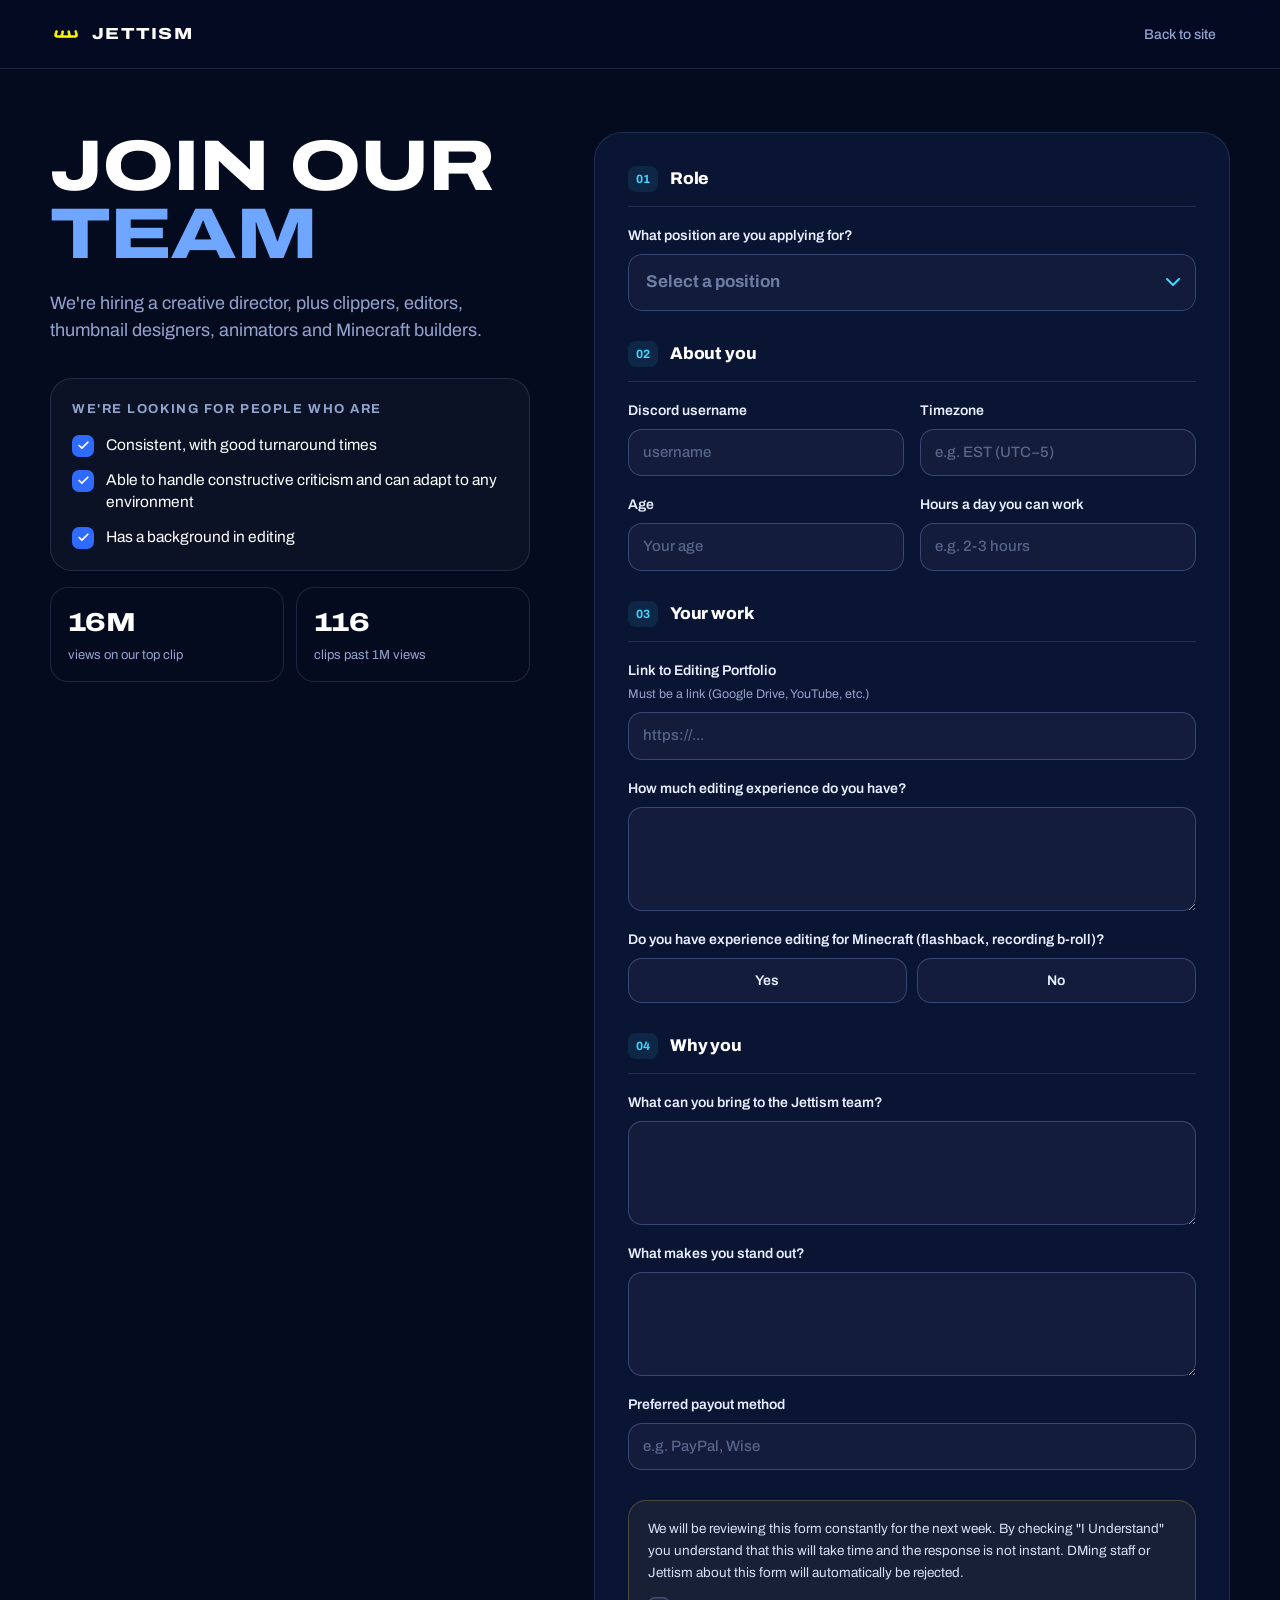
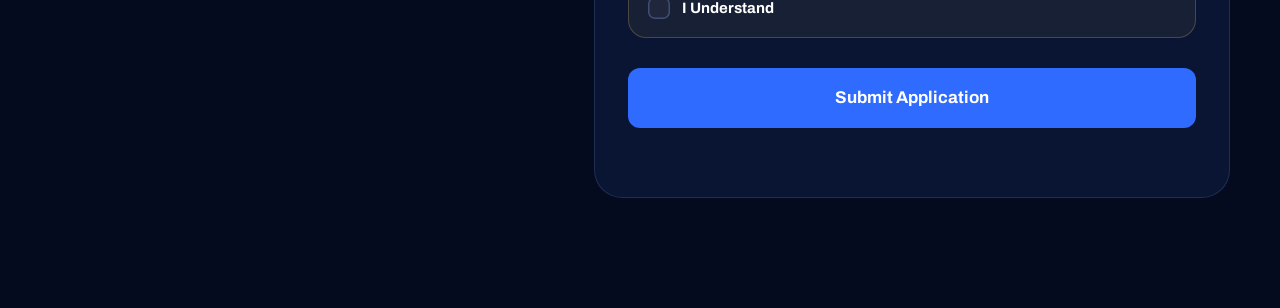
<file: apply.html>
<!DOCTYPE html>
<html lang="en">
<head>
<meta charset="UTF-8">
<meta name="viewport" content="width=device-width,initial-scale=1">
<title>Apply — Jettism Productions</title>
<meta name="description" content="Join the Jettism team: clippers, editors, thumbnail designers, animators and Minecraft builders.">
<meta property="og:site_name" content="Jettism Productions">
<meta property="og:type" content="website">
<meta property="og:url" content="https://jettism.productions/apply">
<meta property="og:title" content="Join The Jettism Team">
<meta property="og:description" content="Clippers, editors, thumbnail designers, animators and Minecraft builders. Apply in about 2 minutes.">
<meta property="og:image" content="https://jettism.productions/og.jpg?v=2">
<meta property="og:image:width" content="1200">
<meta property="og:image:height" content="630">
<meta property="og:image:alt" content="Join the Jettism team">
<meta name="twitter:card" content="summary_large_image">
<meta name="twitter:title" content="Join The Jettism Team">
<meta name="twitter:description" content="Clippers, editors, thumbnail designers, animators and Minecraft builders. Apply in about 2 minutes.">
<meta name="twitter:image" content="https://jettism.productions/og.jpg?v=2">
<meta name="theme-color" content="#2F6BFF">
<link rel="icon" type="image/png" href="/jettismicontransparent.png">
<link rel="preconnect" href="https://fonts.googleapis.com">
<link rel="preconnect" href="https://fonts.gstatic.com" crossorigin>
<link href="https://fonts.googleapis.com/css2?family=Archivo:wdth,wght@62..125,100..900&display=swap" rel="stylesheet">
<style>
:root{
  --navy-950:#030817; --navy-900:#050B1F; --navy-800:#0A1433;
  --blue:#2F6BFF; --blue-2:#1E4FE0; --cyan:#3FD8FF; --ice:#EAF2FF;
  --muted:#93A4CC; --line:rgba(150,180,255,.16); --line-2:rgba(150,180,255,.28);
  --field:rgba(255,255,255,.035); --field-f:rgba(47,107,255,.08);
  --ok:#5CF2B0; --err:#FF9C9C; --warn:#FFD66B;
  --ease:cubic-bezier(.2,.7,.1,1);
  --wrap:min(1180px, calc(100% - 40px));
}
*,*::before,*::after{box-sizing:border-box;margin:0;padding:0}
[hidden]{display:none!important}
html{-webkit-text-size-adjust:100%}
body{font-family:'Archivo',system-ui,-apple-system,sans-serif;color:#fff;-webkit-font-smoothing:antialiased;min-height:100vh;
  background:radial-gradient(900px 600px at 85% -5%,rgba(47,107,255,.32),transparent 60%),
             radial-gradient(700px 500px at -10% 60%,rgba(63,216,255,.10),transparent 60%),var(--navy-900);
  background-attachment:fixed;line-height:1.5}
.grid-bg{position:fixed;inset:0;z-index:-1;pointer-events:none;opacity:.45;
  background-image:linear-gradient(var(--line) 1px,transparent 1px),linear-gradient(90deg,var(--line) 1px,transparent 1px);
  background-size:72px 72px;mask-image:radial-gradient(ellipse 80% 70% at 70% 10%,#000 10%,transparent 70%);
  -webkit-mask-image:radial-gradient(ellipse 80% 70% at 70% 10%,#000 10%,transparent 70%)}
a{color:inherit;text-decoration:none}
.grad{background:linear-gradient(100deg,#fff 0%,#BFD6FF 30%,var(--cyan) 62%,var(--blue) 100%);-webkit-background-clip:text;background-clip:text;color:transparent}

/* nav */
.nav{position:sticky;top:0;z-index:20;background:rgba(5,11,31,.6);backdrop-filter:saturate(160%) blur(18px);-webkit-backdrop-filter:saturate(160%) blur(18px);
  box-shadow:0 1px 0 var(--line)}
.nav-in{width:var(--wrap);margin-inline:auto;height:68px;display:flex;align-items:center;justify-content:space-between}
.logo{display:flex;align-items:center;gap:10px;font-weight:900;letter-spacing:.14em;font-size:16px}
.logo img{width:32px;height:auto;filter:drop-shadow(0 2px 8px rgba(255,220,0,.35))}
.back{font-size:14px;font-weight:500;color:var(--muted);padding:8px 14px;border-radius:999px;transition:color .2s,background .2s}
.back:hover{color:#fff;background:rgba(255,255,255,.06)}

/* layout */
.page{width:var(--wrap);margin:0 auto;padding:64px 0 110px;display:grid;grid-template-columns:.86fr 1.14fr;gap:64px;align-items:start}
.intro{position:sticky;top:116px}
.eyebrow{display:inline-flex;align-items:center;gap:10px;font-size:13px;font-weight:700;letter-spacing:.16em;text-transform:uppercase;color:var(--cyan)}
.eyebrow::before{content:'';width:22px;height:2px;border-radius:2px;background:currentColor}
h1{font-weight:900;letter-spacing:-.045em;line-height:.9;font-size:clamp(48px,6.2vw,96px);text-transform:uppercase;margin-top:18px}
.lead{margin-top:22px;color:var(--muted);font-size:18px;max-width:440px}
.reqs{margin-top:34px;padding:22px;border-radius:22px;background:rgba(255,255,255,.03);box-shadow:0 0 0 1px var(--line) inset}
.reqs h2{font-size:13px;font-weight:700;letter-spacing:.12em;text-transform:uppercase;color:var(--muted)}
.reqs ul{list-style:none;margin-top:14px;display:grid;gap:12px}
.reqs li{display:flex;gap:12px;align-items:flex-start;font-size:15.5px;line-height:1.45}
.reqs li i{flex-shrink:0;width:22px;height:22px;border-radius:7px;display:grid;place-items:center;margin-top:1px;
  background:linear-gradient(140deg,#5B92FF,var(--blue-2));box-shadow:0 6px 14px -6px rgba(47,107,255,.8)}
.reqs li i svg{width:13px;height:13px}
.proof{display:flex;gap:12px;margin-top:16px}
.proof div{flex:1;padding:16px 18px;border-radius:18px;background:rgba(47,107,255,.08);box-shadow:0 0 0 1px rgba(110,160,255,.2) inset}
.proof b{display:block;font-size:26px;font-weight:900;letter-spacing:-.03em}
.proof span{font-size:13px;color:var(--muted)}

/* form card */
.card{position:relative;border-radius:28px;padding:34px;background:linear-gradient(180deg,rgba(14,26,66,.78),rgba(7,14,38,.82));
  backdrop-filter:blur(14px);-webkit-backdrop-filter:blur(14px);
  box-shadow:0 0 0 1px var(--line) inset,0 50px 100px -40px rgba(0,0,0,.8),0 0 80px -30px rgba(47,107,255,.55)}
form{display:flex;flex-direction:column;gap:30px}
.sec{display:grid;gap:18px}
.sec-h{display:flex;align-items:center;gap:12px;padding-bottom:14px;border-bottom:1px solid var(--line)}
.sec-h .n{font-family:'Archivo',sans-serif;font-size:12px;font-weight:600;color:var(--cyan);padding:4px 8px;border-radius:8px;background:rgba(63,216,255,.1)}
.sec-h h3{font-size:17px;font-weight:800;letter-spacing:-.01em}
.row{display:grid;grid-template-columns:1fr 1fr;gap:16px}
.field{display:flex;flex-direction:column;gap:8px;min-width:0}
.field label,.field .q{font-weight:600;font-size:14px;color:#E6EEFF}
.hint{font-size:12.5px;color:var(--muted);margin-top:-4px}
input[type=text],input[type=number],input[type=url],textarea,select{
  width:100%;padding:13px 15px;border-radius:14px;border:0;outline:none;color:#fff;font:500 15px/1.45 'Archivo',system-ui,sans-serif;
  background:var(--field);box-shadow:0 0 0 1px var(--line-2) inset;transition:box-shadow .2s,background .2s}
input::placeholder,textarea::placeholder{color:rgba(170,190,235,.45)}
input:hover,textarea:hover,select:hover{box-shadow:0 0 0 1px rgba(150,180,255,.4) inset}
input:focus,textarea:focus,select:focus{background:var(--field-f);box-shadow:0 0 0 1.5px var(--blue) inset,0 0 0 5px rgba(47,107,255,.18)}
textarea{resize:vertical;min-height:104px}
input[type=number]{-moz-appearance:textfield}
input::-webkit-outer-spin-button,input::-webkit-inner-spin-button{-webkit-appearance:none;margin:0}
select{appearance:none;-webkit-appearance:none;cursor:pointer;padding-right:44px;
  background-image:url("data:image/svg+xml;utf8,<svg xmlns='http://www.w3.org/2000/svg' width='14' height='9' viewBox='0 0 14 9'><path d='M1 1l6 6 6-6' stroke='%233FD8FF' stroke-width='2' fill='none' stroke-linecap='round' stroke-linejoin='round'/></svg>");
  background-repeat:no-repeat;background-position:right 16px center}
select:invalid{color:rgba(170,190,235,.6)}
select option,select optgroup{background:#0A1433;color:#fff}
.role select{font-size:17px;font-weight:700;padding:16px 46px 16px 18px}

.pills{display:flex;gap:10px}
.check-opt{position:relative;flex:1;display:flex;align-items:center;justify-content:center;gap:8px;padding:12px 16px;border-radius:14px;cursor:pointer;
  font-weight:700;font-size:15px;background:var(--field);box-shadow:0 0 0 1px var(--line-2) inset;transition:background .2s,box-shadow .2s,transform .2s}
.check-opt:hover{box-shadow:0 0 0 1px rgba(150,180,255,.45) inset}
.check-opt input{position:absolute;opacity:0;pointer-events:none}
.check-opt:has(input:checked){background:linear-gradient(180deg,#4B82FF,var(--blue-2));box-shadow:0 0 0 1px rgba(255,255,255,.2) inset,0 10px 24px -10px rgba(47,107,255,.9)}
.check-opt:has(input:focus-visible){outline:2px solid var(--cyan);outline-offset:2px}

.consent{display:grid;gap:14px;padding:18px 20px;border-radius:18px;background:rgba(255,214,107,.06);box-shadow:0 0 0 1px rgba(255,214,107,.22) inset}
.consent p{font-size:13.5px;line-height:1.6;color:#D7DFF5}
.consent label{display:flex;align-items:center;gap:12px;cursor:pointer;font-weight:700;font-size:15px}
.consent input{appearance:none;-webkit-appearance:none;width:22px;height:22px;border-radius:7px;flex-shrink:0;cursor:pointer;display:grid;place-items:center;
  background:var(--field);box-shadow:0 0 0 1.5px var(--line-2) inset;transition:background .2s}
.consent input:checked{background:var(--blue) url("data:image/svg+xml;utf8,<svg xmlns='http://www.w3.org/2000/svg' width='14' height='14' viewBox='0 0 24 24' fill='none' stroke='white' stroke-width='3.2' stroke-linecap='round' stroke-linejoin='round'><path d='M20 6 9 17l-5-5'/></svg>") center/14px no-repeat;box-shadow:none}
.consent input:focus-visible{outline:2px solid var(--cyan);outline-offset:2px}

.notice{padding:13px 16px;border-radius:14px;font-size:14px;font-weight:600;text-align:center;color:var(--warn);background:rgba(255,214,107,.08);box-shadow:0 0 0 1px rgba(255,214,107,.3) inset}
.submit-btn{position:relative;height:60px;border:0;border-radius:999px;cursor:pointer;color:#fff;font:800 16px 'Archivo',sans-serif;letter-spacing:.04em;
  background:linear-gradient(180deg,#4B82FF,var(--blue) 55%,var(--blue-2));overflow:hidden;
  box-shadow:0 0 0 1px rgba(255,255,255,.16) inset,0 14px 34px -10px rgba(47,107,255,.85),0 0 60px -12px rgba(63,216,255,.6);
  transition:transform .3s var(--ease),box-shadow .3s var(--ease),opacity .2s}
.submit-btn:hover:not(:disabled){transform:translateY(-2px);box-shadow:0 0 0 1px rgba(255,255,255,.22) inset,0 18px 44px -10px rgba(47,107,255,.95),0 0 80px -8px rgba(63,216,255,.75)}
.submit-btn:active:not(:disabled){transform:scale(.98)}
.submit-btn:disabled{opacity:.45;cursor:not-allowed}
#status{text-align:center;font-size:14px;font-weight:600;min-height:20px;margin-top:-14px}
#status.err{color:var(--err)} #status.ok{color:var(--ok)}
.hp{position:absolute;left:-9999px;width:1px;height:1px;overflow:hidden;opacity:0}

/* success */
.done{text-align:center;padding:40px 10px 20px}
.done .tick{width:84px;height:84px;margin:0 auto;border-radius:50%;display:grid;place-items:center;
  background:linear-gradient(140deg,#5B92FF,var(--blue-2));box-shadow:0 0 0 10px rgba(47,107,255,.12),0 0 70px rgba(63,216,255,.5);animation:pop .7s var(--ease)}
.done .tick svg{width:40px;height:40px}
@keyframes pop{from{transform:scale(.4);opacity:0}}
.done h2{margin-top:26px;font-size:clamp(32px,4vw,44px);font-weight:900;letter-spacing:-.035em;text-transform:uppercase;line-height:1}
.done p{margin:14px auto 0;max-width:380px;color:var(--muted);font-size:16px}
.done a{display:inline-flex;margin-top:28px;padding:14px 26px;border-radius:999px;font-weight:700;font-size:14px;letter-spacing:.04em;
  background:rgba(255,255,255,.05);box-shadow:0 0 0 1px var(--line-2) inset;transition:background .2s}
.done a:hover{background:rgba(255,255,255,.1)}

/* reveal */
.reveal{opacity:0;transform:translateY(18px);animation:up .8s var(--ease) forwards}
@keyframes up{to{opacity:1;transform:none}}

@media(max-width:980px){
  .page{grid-template-columns:1fr;gap:36px;padding-top:44px}
  .intro{position:static}
  .lead{max-width:none}
}
@media(max-width:600px){
  .card{padding:22px 18px;border-radius:22px}
  .row{grid-template-columns:1fr}
  .proof b{font-size:22px}
  h1{font-size:52px}
}
@media (prefers-reduced-motion:reduce){.reveal{animation:none;opacity:1;transform:none}.done .tick{animation:none}}

/* ---------- calmer look: one typeface, flat colour, no glow ---------- */
:root{--accent:#6FA6FF}
body{background:var(--navy-900)}
.accent{color:var(--accent)}
h1,.logo,.proof b,.done h2{font-stretch:125%}
h1{font-weight:800;letter-spacing:-.02em;line-height:.95;font-size:clamp(46px,5.6vw,84px);margin-top:0}
.logo{font-weight:800;letter-spacing:.08em}
.logo img{filter:none}
.proof b{font-weight:800;letter-spacing:-.02em}
.proof div{background:transparent;box-shadow:0 0 0 1px var(--line) inset}
.reqs li i{background:var(--blue);box-shadow:none}
.card{background:#0A1433;backdrop-filter:none;-webkit-backdrop-filter:none;box-shadow:0 0 0 1px var(--line) inset}
.sec-h .n{font-weight:700}
.check-opt:has(input:checked){background:var(--blue);box-shadow:none}
.submit-btn{border-radius:12px;background:var(--blue);box-shadow:none;letter-spacing:0;font-weight:700;font-size:17px}
.submit-btn:hover:not(:disabled){background:#4A7DFF;box-shadow:none;transform:none}
.done .tick{background:var(--blue);box-shadow:none}
.done h2{font-weight:800;letter-spacing:-.02em}
.done a{border-radius:12px}
</style>
</head>
<body>
<header class="nav">
  <div class="nav-in">
    <a href="/" class="logo"><img src="/crown.png" alt="" width="32" height="16">JETTISM</a>
    <a href="/" class="back">Back to site</a>
  </div>
</header>

<main class="page">
  <section class="intro">
    <h1 class="reveal" style="animation-delay:.06s">Join our<br><span class="accent">team</span></h1>
    <p class="lead reveal" style="animation-delay:.12s">We're hiring a creative director, plus clippers, editors, thumbnail designers, animators and Minecraft builders.</p>
    <div class="reqs reveal" style="animation-delay:.18s">
      <h2>We're looking for people who are</h2>
      <ul>
        <li><i><svg viewBox="0 0 24 24" fill="none" stroke="#fff" stroke-width="3.2" stroke-linecap="round" stroke-linejoin="round"><path d="M20 6 9 17l-5-5"/></svg></i><span>Consistent, with good turnaround times</span></li>
        <li><i><svg viewBox="0 0 24 24" fill="none" stroke="#fff" stroke-width="3.2" stroke-linecap="round" stroke-linejoin="round"><path d="M20 6 9 17l-5-5"/></svg></i><span>Able to handle constructive criticism and can adapt to any environment</span></li>
        <li><i><svg viewBox="0 0 24 24" fill="none" stroke="#fff" stroke-width="3.2" stroke-linecap="round" stroke-linejoin="round"><path d="M20 6 9 17l-5-5"/></svg></i><span id="req-bg-text">Has a background in editing</span></li>
      </ul>
    </div>
    <div class="proof reveal" style="animation-delay:.24s">
      <div><b>16M</b><span>views on our top clip</span></div>
      <div><b>116</b><span>clips past 1M views</span></div>
    </div>
  </section>

  <section class="card reveal" style="animation-delay:.1s">
    <form id="apply-form" autocomplete="off">
      <div class="hp" aria-hidden="true">
        <label for="jx-hp-field">Leave this blank</label>
        <input type="text" id="jx-hp-field" name="jx_hp_field" tabindex="-1" autocomplete="one-time-code" data-lpignore="true" data-1p-ignore/>
      </div>

      <div class="sec">
        <div class="sec-h"><span class="n">01</span><h3>Role</h3></div>
        <div class="field role">
          <label for="position">What position are you applying for?</label>
          <select id="position" name="position" required>
            <option value="" disabled selected>Select a position</option>
            <optgroup label="Leadership">
              <option>Creative Director</option>
            </optgroup>
            <optgroup label="Editing &amp; Content">
              <option>Longform Editor</option>
              <option>Shortform Editor</option>
              <option>Clipper</option>
              <option>Thumbnail Designer</option>
              <option>Animator</option>
            </optgroup>
            <optgroup label="Minecraft">
              <option>Minecraft Builder</option>
              <option>Minecraft Mod Developer</option>
            </optgroup>
          </select>
        </div>
      </div>

      <div class="sec">
        <div class="sec-h"><span class="n">02</span><h3>About you</h3></div>
        <div class="row">
          <div class="field">
            <label for="discord">Discord username</label>
            <input type="text" id="discord" name="discord" placeholder="username" maxlength="80" required/>
          </div>
          <div class="field">
            <label for="timezone">Timezone</label>
            <input type="text" id="timezone" name="timezone" placeholder="e.g. EST (UTC−5)" maxlength="80" required/>
          </div>
        </div>
        <div class="row">
          <div class="field">
            <label for="age">Age</label>
            <input type="number" id="age" name="age" min="1" max="120" placeholder="Your age" required/>
          </div>
          <div class="field">
            <label for="hours">Hours a day you can work</label>
            <input type="text" id="hours" name="hours" placeholder="e.g. 2-3 hours" maxlength="80" required/>
          </div>
        </div>
      </div>

      <div class="sec">
        <div class="sec-h"><span class="n">03</span><h3>Your work</h3></div>
        <div class="field">
          <label for="portfolio" id="portfolio-label">Link to Editing Portfolio</label>
          <span class="hint" id="portfolio-hint">Must be a link (Google Drive, YouTube, etc.)</span>
          <input type="url" id="portfolio" name="portfolio" placeholder="https://..." maxlength="500" required/>
        </div>
        <div class="field">
          <label for="experience" id="experience-label">How much editing experience do you have?</label>
          <textarea id="experience" name="experience" maxlength="3000" required></textarea>
        </div>
        <div class="field" id="mc-field">
          <span class="q" id="mc-label">Do you have experience editing for Minecraft (flashback, recording b-roll)?</span>
          <div class="pills check-row">
            <label class="check-opt"><input type="checkbox" name="mc_exp" value="Yes" class="mc-check"/> Yes</label>
            <label class="check-opt"><input type="checkbox" name="mc_exp" value="No" class="mc-check"/> No</label>
          </div>
        </div>
      </div>

      <div class="sec">
        <div class="sec-h"><span class="n">04</span><h3>Why you</h3></div>
        <div class="field">
          <label for="bring" id="bring-label">What can you bring to the Jettism team?</label>
          <span class="hint" id="bring-hint" hidden></span>
          <textarea id="bring" name="bring" maxlength="3000" required></textarea>
        </div>
        <div class="field" id="bring2-field" hidden>
          <label for="bring2">What can you bring to the Jettism team?</label>
          <textarea id="bring2" name="bring2" maxlength="3000"></textarea>
        </div>
        <div class="field" id="process-field" hidden>
          <label for="process">Walk us through how you come up with ideas</label>
          <span class="hint">Where do ideas come from for you, and how do you decide which ones are worth making?</span>
          <textarea id="process" name="process" maxlength="3000"></textarea>
        </div>
        <div class="field">
          <label for="standout">What makes you stand out?</label>
          <textarea id="standout" name="standout" maxlength="3000" required></textarea>
        </div>
        <div class="field">
          <label for="payout">Preferred payout method</label>
          <input type="text" id="payout" name="payout" placeholder="e.g. PayPal, Wise" maxlength="100" required/>
        </div>
      </div>

      <div class="consent">
        <p>We will be reviewing this form constantly for the next week. By checking "I Understand" you understand that this will take time and the response is not instant. DMing staff or Jettism about this form will automatically be rejected.</p>
        <label><input type="checkbox" id="understand" required/> I Understand</label>
      </div>

      <div class="notice" id="cooldown-notice" role="status" hidden></div>
      <button type="submit" class="submit-btn" id="submit-btn">Submit Application</button>
      <div id="status" role="status"></div>
    </form>

    <div class="done" id="done" hidden>
      <div class="tick"><svg viewBox="0 0 24 24" fill="none" stroke="#fff" stroke-width="3" stroke-linecap="round" stroke-linejoin="round"><path d="M20 6 9 17l-5-5"/></svg></div>
      <h2>Application sent.</h2>
      <p>Thanks for applying. We'll reach out on Discord if it's a fit.</p>
      <a href="/">Back to jettism.productions</a>
    </div>
  </section>
</main>

  <script>
    const ENDPOINT_URL = "https://script.google.com/macros/s/AKfycbzsQADEUD9yV2B9Z-f-W0VIOMJDJWJcOeKhpmMAoKSk7PEeR-vpRpueieDb2jahm9XgOA/exec";
    const COOLDOWN_MS = 12 * 60 * 60 * 1000;   // one application per 12 hours
    const LS_LAST = 'jettism_apply_last';
    const LS_DEVICE = 'jettism_apply_device';

    const $ = function(id){ return document.getElementById(id); };
    function lsGet(k){ try { return localStorage.getItem(k); } catch(e){ return null; } }
    function lsSet(k,v){ try { localStorage.setItem(k,v); } catch(e){} }
    function deviceId(){
      let id = lsGet(LS_DEVICE);
      if(!id){
        id = (window.crypto && crypto.randomUUID) ? crypto.randomUUID()
           : 'd-' + Date.now() + '-' + Math.random().toString(36).slice(2);
        lsSet(LS_DEVICE, id);
      }
      return id;
    }

    // ── Role-specific wording ──
    const ROLE_KIND = {
      'Creative Director': 'director',
      'Minecraft Builder': 'builder',
      'Minecraft Mod Developer': 'dev'
    };
    const MC_EDIT = 'Do you have experience editing for Minecraft (flashback, recording b-roll)?';
    const BRING = 'What can you bring to the Jettism team?';
    const KINDS = {
      director: {
        requirement: 'Great at coming up with ideas and planning content',
        portfolioLabel: 'Link to your past work',
        portfolioHint: "A channel you've helped grow, an idea doc, videos you planned. Any link works (YouTube, Google Drive, Notion, etc.)",
        expLabel: "What's your past experience?",
        expPlaceholder: 'Channels or creators you have worked with, what you did there, and how it went',
        showMc: true,
        mcLabel: 'Do you watch or make Minecraft content (SMPs, Donut SMP, traps)?',
        bringLabel: 'Think of 5 video ideas for JettismToo right now',
        bringHint: 'Quick is fine. One or two lines each.',
        bringPlaceholder: '1.\n2.\n3.\n4.\n5.',
        showProcess: true
      },
      edit: {
        requirement: 'Has a background in editing',
        portfolioLabel: 'Link to Editing Portfolio',
        portfolioHint: 'Must be a link (Google Drive, YouTube, etc.)',
        expLabel: 'How much editing experience do you have?',
        expPlaceholder: '',
        showMc: true
      },
      builder: {
        requirement: 'Has a background in Minecraft building',
        portfolioLabel: 'Link to Building Portfolio',
        portfolioHint: 'Must be a link (screenshots, world download, YouTube, Google Drive, etc.)',
        expLabel: 'How much Minecraft building experience do you have?',
        expPlaceholder: 'e.g. survival or creative builds, WorldEdit, terraforming, map making...',
        showMc: false
      },
      dev: {
        requirement: 'Has a background in Minecraft scripting or modding',
        portfolioLabel: 'Link to Mods / Plugins / Scripts Portfolio',
        portfolioHint: 'Must be a link (GitHub, Modrinth, Google Drive, etc.)',
        expLabel: 'How much Minecraft scripting or modding experience do you have?',
        expPlaceholder: 'e.g. plugins, datapacks, command blocks, Fabric/Forge, Java...',
        showMc: false
      }
    };

    function applyRole(position){
      const cfg = KINDS[ROLE_KIND[position] || 'edit'];
      $('mc-label').textContent = cfg.mcLabel || MC_EDIT;
      $('bring-label').textContent = cfg.bringLabel || BRING;
      $('bring-hint').textContent = cfg.bringHint || '';
      $('bring-hint').hidden = !cfg.bringHint;
      $('bring').placeholder = cfg.bringPlaceholder || '';
      $('process-field').hidden = !cfg.showProcess;
      $('bring2-field').hidden = !cfg.showProcess;
      $('bring2').required = !!cfg.showProcess;
      $('bring').style.minHeight = cfg.showProcess ? '170px' : '';
      $('process').required = !!cfg.showProcess;
      $('req-bg-text').textContent = cfg.requirement;
      $('portfolio-label').textContent = cfg.portfolioLabel;
      $('portfolio-hint').textContent = cfg.portfolioHint;
      $('experience-label').textContent = cfg.expLabel;
      $('experience').placeholder = cfg.expPlaceholder;
      $('mc-field').hidden = !cfg.showMc;
      if(!cfg.showMc){
        document.querySelectorAll('.mc-check').forEach(function(c){ c.checked = false; });
      }
    }
    $('position').addEventListener('change', function(){ applyRole(this.value); });
    // Links like /apply?position=Clipper open with that role already picked
    (function(){
      try {
        const want = new URLSearchParams(location.search).get('position');
        if(!want) return;
        const opt = Array.prototype.find.call($('position').options, function(o){ return o.value === want; });
        if(opt){ $('position').value = want; applyRole(want); }
      } catch(e){}
    })();

    // Only one of Yes/No can be checked
    document.querySelectorAll('.mc-check').forEach(function(cb){
      cb.addEventListener('change', function(){
        if(this.checked){
          document.querySelectorAll('.mc-check').forEach(function(other){
            if(other !== cb) other.checked = false;
          });
        }
      });
    });

    // ── 12-hour limit (the real check happens on the server; this is the friendly message) ──
    const form = $('apply-form');
    const statusEl = $('status');
    const btn = $('submit-btn');
    const notice = $('cooldown-notice');
    let submitting = false;

    function waitText(ms){
      const mins = Math.max(1, Math.ceil(ms / 60000));
      const h = Math.floor(mins / 60), m = mins % 60;
      return h ? (h + 'h ' + m + 'm') : (m + 'm');
    }
    function cooldownLeft(){
      const last = Number(lsGet(LS_LAST)) || 0;
      return last ? last + COOLDOWN_MS - Date.now() : 0;
    }
    function refreshCooldown(){
      const left = cooldownLeft();
      if(left > 0){
        notice.textContent = "You've already applied. You can apply again in " + waitText(left) + ".";
        notice.hidden = false;
        btn.disabled = true;
      } else {
        notice.hidden = true;
        if(!submitting) btn.disabled = false;
      }
    }
    refreshCooldown();
    setInterval(refreshCooldown, 30000);

    function setStatus(text, cls){ statusEl.textContent = text; statusEl.className = cls || ''; }

    form.addEventListener('submit', async function(e){
      e.preventDefault();
      setStatus('');
      if(submitting || cooldownLeft() > 0){ refreshCooldown(); return; }

      const position = $('position').value;
      const needsMc = KINDS[ROLE_KIND[position] || 'edit'].showMc;
      const mcChecked = document.querySelector('.mc-check:checked');
      if(needsMc && !mcChecked){
        setStatus('Please answer the Minecraft experience question.', 'err');
        return;
      }

      const data = {
        position: position,
        discord: $('discord').value,
        timezone: $('timezone').value,
        age: $('age').value,
        hours: $('hours').value,
        portfolio: $('portfolio').value,
        // Creative Director's idea-process answer is saved with their experience (the sheet has no column for it)
        experience: KINDS[ROLE_KIND[position] || 'edit'].showProcess
          ? $('experience').value + '\n\n--- How they come up with ideas ---\n' + $('process').value
          : $('experience').value,
        minecraft_experience: needsMc ? mcChecked.value : 'N/A',
        bring: $('bring').value,
        // Creative Director's "what can you bring" answer is saved with "what makes you stand out"
        standout: KINDS[ROLE_KIND[position] || 'edit'].showProcess
          ? $('standout').value + '\n\n--- What they can bring ---\n' + $('bring2').value
          : $('standout').value,
        payout: $('payout').value,
        submitted_at: new Date().toISOString(),
        company: $('jx-hp-field').value,      // honeypot (renamed so browser autofill never fills it), should stay empty
        device: deviceId()
      };

      submitting = true;
      btn.disabled = true;
      btn.textContent = 'Submitting...';

      try {
        // text/plain keeps this a "simple" request, so the browser can read Google's reply
        const res = await fetch(ENDPOINT_URL, {
          method: 'POST',
          headers: {'Content-Type': 'text/plain;charset=utf-8'},
          body: JSON.stringify(data)
        });
        const json = await res.json();

        if(json && json.ok){
          lsSet(LS_LAST, String(Date.now()));
          form.reset();
          applyRole('');
          setStatus('');
          form.hidden = true;
          $('done').hidden = false;
          $('done').scrollIntoView({behavior:'smooth', block:'center'});
          if (window.jxTrack) window.jxTrack('apply');
        } else if(json && json.error === 'cooldown'){
          lsSet(LS_LAST, String(Date.now() + (json.retryAfterMs || COOLDOWN_MS) - COOLDOWN_MS));
          setStatus('');
        } else if(json && json.error === 'invalid'){
          setStatus(json.message || 'Please check your answers and try again.', 'err');
        } else {
          setStatus('The server is busy. Please try again in a minute.', 'err');
        }
      } catch(err){
        setStatus('Something went wrong. Please try again in a minute.', 'err');
      }

      submitting = false;
      btn.textContent = 'Submit Application';
      btn.disabled = false;
      refreshCooldown();
    });
  </script>
<script src="/t.js" defer></script>
</body>
</html>
</file>
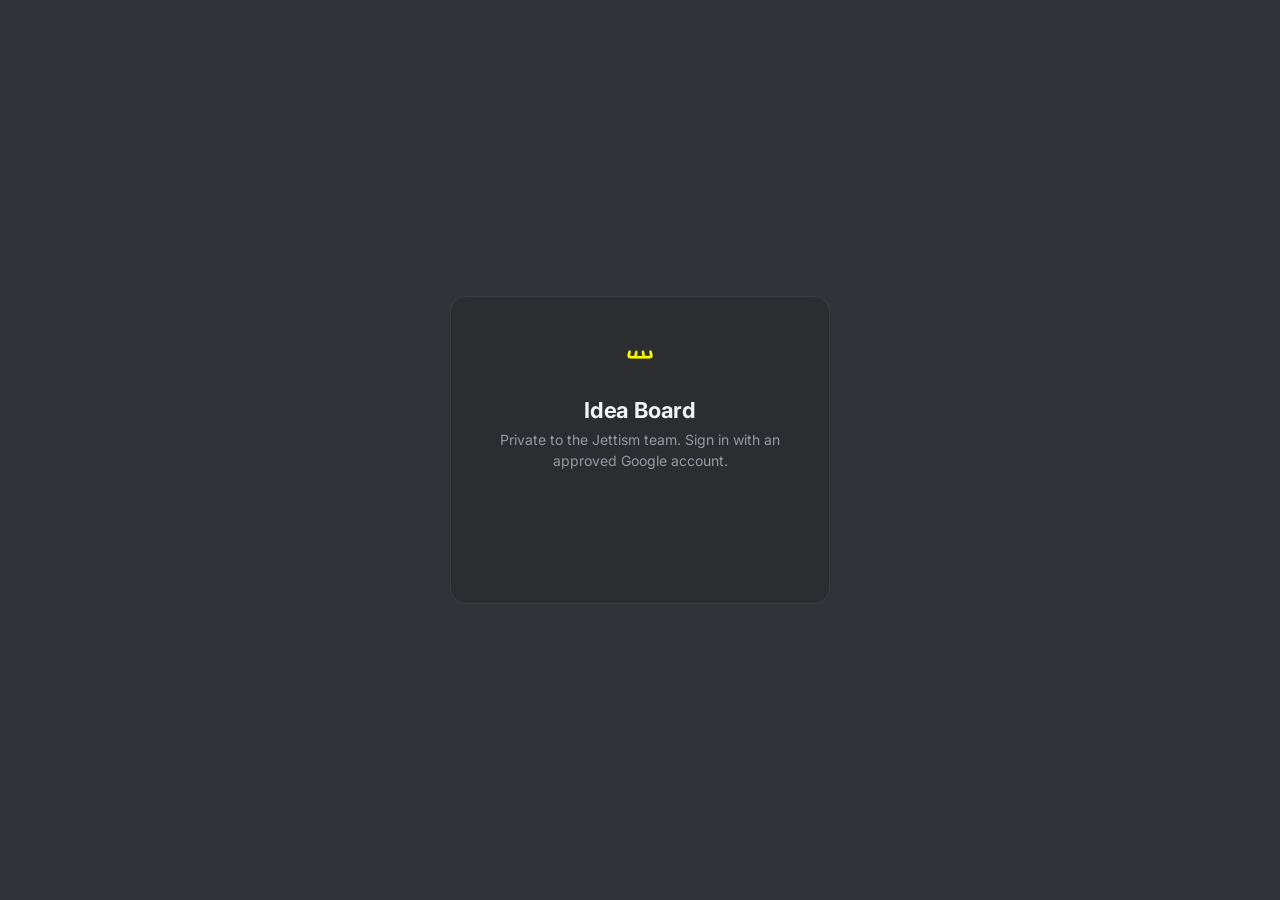
<file: ideas.html>
<!DOCTYPE html>
<html lang="en">
<head>
<meta charset="UTF-8">
<meta name="viewport" content="width=device-width, initial-scale=1.0">
<meta name="robots" content="noindex, nofollow">
<title>Jettism — Idea Board</title>
<link rel="icon" type="image/png" href="jettismicontransparent.png">
<link rel="preconnect" href="https://fonts.googleapis.com">
<link rel="preconnect" href="https://fonts.gstatic.com" crossorigin>
<link href="https://fonts.googleapis.com/css2?family=Inter:wght@400;500;600;700;800&display=swap" rel="stylesheet">
<script src="https://accounts.google.com/gsi/client" async defer></script>
<style>
  :root{
    --bg-0:#313338;
    --bg-1:#2b2d31;
    --col:#2b2d31;
    --card:#383a40;
    --card-hover:#3d3f45;
    --line: rgba(255,255,255,0.07);
    --line-hi: rgba(255,255,255,0.14);
    --blurple:#5865f2;
    --gold:#f0ed6a;
    --green:#3ba55d;
    --red:#ed4245;
    --text-hi:#f2f3f5;
    --text-mid:#c4c9ce;
    --text-lo:#949ba4;
    --radius:12px;
    --rail:64px;
  }
  *{ box-sizing:border-box; }
  html,body{
    margin:0; padding:0; min-height:100vh;
    background:var(--bg-0); color:var(--text-hi);
    font-family:'Inter',-apple-system,BlinkMacSystemFont,'Segoe UI',sans-serif;
    -webkit-font-smoothing:antialiased;
  }
  body::before{
    content:""; position:fixed; inset:0; z-index:-1;
    background:
      radial-gradient(ellipse 900px 500px at 10% -10%, rgba(240,237,106,0.05), transparent 60%),
      radial-gradient(ellipse 700px 500px at 100% 0%, rgba(88,101,242,0.09), transparent 55%),
      linear-gradient(180deg,var(--bg-0) 0%,var(--bg-1) 100%);
  }
  button{ font-family:inherit; }
  .hidden{ display:none !important; }

  /* ---------- sign-in wall ---------- */
  #lock{
    min-height:100vh; display:flex; align-items:center; justify-content:center; padding:24px;
  }
  .lock-card{
    width:100%; max-width:380px; text-align:center;
    background:var(--bg-1); border:1px solid var(--line); border-radius:16px;
    padding:36px 28px 30px;
  }
  .lock-card img{ height:46px; margin-bottom:14px; }
  .lock-card h1{ font-size:22px; margin:0 0 6px; letter-spacing:-0.01em; }
  .lock-card p{ color:var(--text-lo); font-size:14px; margin:0 0 24px; line-height:1.5; }
  #gbtn{ display:flex; justify-content:center; min-height:44px; }
  .lock-err{ color:#ff9a9c; font-size:13px; margin-top:16px; min-height:18px; line-height:1.45; }

  /* ---------- app shell ---------- */
  header{
    padding:26px calc(var(--rail) + 28px) 18px 28px;
    display:flex; align-items:center; justify-content:space-between; gap:16px; flex-wrap:wrap;
    border-bottom:1px solid var(--line);
  }
  .brand{ display:flex; align-items:center; gap:12px; }
  .brand img{ height:42px; }
  .eyebrow{ font-size:11px; letter-spacing:.18em; text-transform:uppercase; color:var(--text-lo); margin:0 0 3px; }
  header h1{ font-size:24px; margin:0; font-weight:800; letter-spacing:-0.02em; }
  .who{ display:flex; align-items:center; gap:12px; font-size:13px; color:var(--text-lo); }
  .ghost-btn{
    background:transparent; border:1px solid var(--line-hi); color:var(--text-mid);
    padding:7px 12px; border-radius:8px; font-size:12.5px; font-weight:600; cursor:pointer;
  }
  .ghost-btn:hover{ color:var(--text-hi); border-color:var(--text-lo); }

  main{ padding:24px calc(var(--rail) + 28px) 60px 28px; }

  /* right rail */
  .rail{
    position:fixed; top:0; right:0; bottom:0; width:var(--rail);
    background:#1e1f22; border-left:1px solid var(--line);
    display:flex; flex-direction:column; align-items:center; gap:10px; padding-top:22px; z-index:20;
  }
  .rail button{
    position:relative;
    width:44px; height:44px; border-radius:12px; border:0; cursor:pointer;
    background:transparent; color:var(--text-lo);
    display:flex; align-items:center; justify-content:center;
    transition:background .15s, color .15s;
  }
  .rail button:hover{ background:#2b2d31; color:var(--text-hi); }
  .rail button.active{ background:#383a40; color:var(--gold); }
  .rail button.active::before{
    content:""; position:absolute; left:-10px; top:10px; bottom:10px; width:3px;
    border-radius:3px; background:var(--gold);
  }
  .rail svg{ width:22px; height:22px; }
  .rail .badge{
    position:absolute; top:4px; right:4px; min-width:16px; height:16px; padding:0 4px;
    background:var(--red); color:#fff; border-radius:8px; font-size:10px; font-weight:700;
    display:flex; align-items:center; justify-content:center;
  }

  /* board */
  .board{ display:grid; grid-template-columns:repeat(3,minmax(0,1fr)); gap:18px; align-items:start; }
  .column{
    background:var(--col); border:1px solid var(--line); border-radius:14px;
    padding:14px; min-height:200px;
  }
  .col-head{ display:flex; align-items:center; gap:8px; padding:2px 4px 12px; }
  .col-head .dot{ width:8px; height:8px; border-radius:50%; }
  .col-head h2{ font-size:13px; font-weight:700; letter-spacing:.06em; text-transform:uppercase; margin:0; }
  .col-head .count{ margin-left:auto; font-size:12px; color:var(--text-lo); font-weight:600;
    background:rgba(255,255,255,0.05); padding:2px 8px; border-radius:10px; }
  .col-list{ display:flex; flex-direction:column; gap:10px; }
  .sel-btn{ margin-left:8px; background:transparent; border:1px solid var(--line-hi); color:var(--text-mid);
    padding:3px 9px; border-radius:7px; font-size:11.5px; font-weight:600; cursor:pointer; }
  .sel-btn:hover{ color:var(--text-hi); border-color:var(--text-lo); }
  .col-head .count + .sel-btn{ margin-left:8px; }
  .bulk-bar{ display:flex; align-items:center; gap:8px; flex-wrap:wrap; margin:-4px 0 12px;
    background:#1e1f22; border:1px solid var(--line-hi); border-radius:10px; padding:8px 10px; position:sticky; top:8px; z-index:5; }
  .bulk-bar .pick-all{ display:flex; align-items:center; gap:8px; font-size:12.5px; font-weight:600; cursor:pointer; user-select:none; }
  .bulk-bar .sel-count{ font-size:12px; color:var(--text-lo); }
  .bulk-bar .btn{ flex:0 0 auto; padding:6px 10px; }
  .bulk-bar .spacer{ flex:1; }
  .pick{ display:flex; align-items:center; cursor:pointer; }
  .pick input, .pick-all input{ width:17px; height:17px; accent-color:var(--red); cursor:pointer; margin:0; }
  .card.selectable{ cursor:pointer; animation:none; }
  .card.picked{ border-color:rgba(237,66,69,.55); background:#3d3a40; }
  .empty{ color:var(--text-lo); font-size:13px; text-align:center; padding:28px 10px; line-height:1.5; }

  .card{
    background:var(--card); border:1px solid var(--line); border-radius:var(--radius);
    padding:14px 14px 12px; display:flex; flex-direction:column; gap:9px;
    animation:fadeUp .35s cubic-bezier(.2,.7,.3,1) both;
  }
  .card:hover{ border-color:var(--line-hi); }
  @keyframes fadeUp{ from{ opacity:0; transform:translateY(8px);} to{ opacity:1; transform:none;} }
  .card-top{ display:flex; align-items:center; gap:8px; }
  .tag{
    font-size:10.5px; font-weight:700; letter-spacing:.05em; text-transform:uppercase;
    padding:3px 7px; border-radius:6px; border:1px solid;
  }
  .tag.trap{ color:#ff9a9c; border-color:rgba(237,66,69,.35); background:rgba(237,66,69,.1); }
  .tag.cat{ color:#aab2ff; border-color:rgba(88,101,242,.4); background:rgba(88,101,242,.12); }
  .tag.ch2{ color:var(--text-mid); border-color:var(--line-hi); background:rgba(255,255,255,.04); }
  .detail ul{ margin:0; padding-left:18px; }
  .tag.ragebait{ color:var(--gold); border-color:rgba(240,237,106,.3); background:rgba(240,237,106,.08); }
  .card-date{ margin-left:auto; font-size:11.5px; color:var(--text-lo); }
  .title{ font-size:15px; font-weight:700; line-height:1.35; margin:0; }
  .alt{ font-size:12px; color:var(--text-lo); margin:-4px 0 0; }
  .hook{
    font-size:13px; color:var(--text-mid); line-height:1.5; margin:0;
    border-left:2px solid var(--blurple); padding-left:10px;
  }
  details{ font-size:13px; color:var(--text-mid); }
  summary{ cursor:pointer; color:var(--text-lo); font-weight:600; font-size:12.5px; list-style:none; user-select:none; }
  summary::-webkit-details-marker{ display:none; }
  summary::before{ content:"▸ "; }
  details[open] summary::before{ content:"▾ "; }
  .detail{ margin-top:8px; display:flex; flex-direction:column; gap:8px; line-height:1.5; }
  .detail b{ display:block; color:var(--text-hi); font-size:11.5px; letter-spacing:.04em; text-transform:uppercase; margin-bottom:2px; }
  .detail ol{ margin:0; padding-left:18px; }
  .detail p{ margin:0; }

  .actions{ display:flex; gap:8px; margin-top:2px; }
  .btn{
    flex:1; display:flex; align-items:center; justify-content:center; gap:6px;
    padding:8px 10px; border-radius:8px; font-size:12.5px; font-weight:600; cursor:pointer;
    border:1px solid var(--line-hi); background:rgba(255,255,255,0.02); color:var(--text-hi);
    transition:all .15s;
  }
  .btn svg{ width:15px; height:15px; }
  .btn.good:hover{ border-color:var(--green); background:rgba(59,165,93,.15); color:#7ee2a0; }
  .btn.bad:hover{ border-color:var(--red); background:rgba(237,66,69,.13); color:#ff9a9c; }
  .btn.primary{ background:var(--blurple); border-color:var(--blurple); }
  .btn.primary:hover{ filter:brightness(1.1); }
  .btn.finish{ border-color:rgba(240,237,106,.4); color:var(--gold); }
  .btn.finish:hover{ background:rgba(240,237,106,.1); }
  .btn:disabled{ opacity:.5; cursor:default; }

  .note{
    font-size:12.5px; line-height:1.5; color:var(--text-mid);
    background:rgba(0,0,0,0.18); border-radius:8px; padding:8px 10px;
  }
  .note b{ color:var(--text-lo); font-weight:600; font-size:11px; letter-spacing:.04em; text-transform:uppercase; display:block; margin-bottom:2px; }

  .fields{ display:flex; flex-direction:column; gap:8px; }
  .field label{ display:block; font-size:11px; font-weight:600; color:var(--text-lo); letter-spacing:.04em; text-transform:uppercase; margin-bottom:4px; }
  .field input[type=text], .field textarea{
    width:100%; background:#1e1f22; border:1px solid var(--line); border-radius:8px;
    color:var(--text-hi); font-size:13px; padding:8px 10px; font-family:inherit; resize:vertical;
  }
  .field input:focus, .field textarea:focus{ outline:none; border-color:var(--blurple); }
  .toggles{ display:flex; gap:8px; }
  .toggle{
    flex:1; display:flex; align-items:center; gap:8px; cursor:pointer; user-select:none;
    font-size:12.5px; font-weight:600; color:var(--text-mid);
    background:#1e1f22; border:1px solid var(--line); border-radius:8px; padding:8px 10px;
  }
  .toggle input{ display:none; }
  .toggle .box{
    width:16px; height:16px; border-radius:5px; border:1.5px solid var(--text-lo);
    display:flex; align-items:center; justify-content:center; flex-shrink:0;
  }
  .toggle .box svg{ width:12px; height:12px; opacity:0; color:#fff; }
  .toggle input:checked + .box{ background:var(--green); border-color:var(--green); }
  .toggle input:checked + .box svg{ opacity:1; }
  .toggle:has(input:checked){ color:var(--text-hi); border-color:rgba(59,165,93,.4); }
  .saved{ font-size:11px; color:var(--text-lo); text-align:right; min-height:14px; }

  .link-back{ background:none; border:0; color:var(--text-lo); font-size:12px; cursor:pointer; padding:0; text-decoration:underline; }
  .link-back:hover{ color:var(--text-hi); }

  /* trash view */
  .trash-head{ display:flex; align-items:baseline; gap:12px; margin-bottom:16px; }
  .trash-head h2{ margin:0; font-size:18px; }
  .trash-head p{ margin:0; color:var(--text-lo); font-size:13px; }
  .trash-grid{ display:grid; grid-template-columns:repeat(3,minmax(0,1fr)); gap:14px; }

  /* modal */
  .modal-bg{
    position:fixed; inset:0; background:rgba(0,0,0,0.6); z-index:50;
    display:flex; align-items:center; justify-content:center; padding:16px;
  }
  .modal{
    width:100%; max-width:460px; background:var(--bg-0); border:1px solid var(--line-hi);
    border-radius:14px; padding:22px;
  }
  .modal h3{ margin:0 0 4px; font-size:17px; }
  .modal .sub{ margin:0 0 14px; color:var(--text-lo); font-size:13px; line-height:1.45; }
  .auto-box{ background:#1e1f22; border:1px solid var(--line-hi); border-radius:10px; padding:10px 12px; margin-bottom:10px; }
  .auto-check{ display:flex; align-items:center; gap:10px; cursor:pointer; user-select:none; font-size:13.5px; font-weight:700; }
  .auto-check input{ display:none; }
  .auto-check .box{ width:18px; height:18px; border-radius:5px; border:1.5px solid var(--text-lo); display:flex; align-items:center; justify-content:center; flex-shrink:0; }
  .auto-check .box svg{ width:12px; height:12px; opacity:0; color:#fff; }
  .auto-check input:checked + .box{ background:var(--red); border-color:var(--red); }
  .auto-check input:checked + .box svg{ opacity:1; }
  #autoDetails{ margin-top:8px; }
  #autoDetails p{ margin:8px 0 0; font-size:13px; line-height:1.55; color:var(--text-mid); white-space:pre-wrap; }
  .whynot{ border:1px solid rgba(237,66,69,.28); background:rgba(237,66,69,.06); border-radius:8px; padding:8px 10px; }
  .whynot summary{ color:#ff9a9c; }
  .whynot p{ margin:8px 0 0; line-height:1.55; white-space:pre-wrap; }
  .auto-tag{ font-size:10.5px; font-weight:700; letter-spacing:.05em; text-transform:uppercase; color:var(--text-lo); margin-left:6px; }
  .modal textarea{
    width:100%; min-height:110px; background:#1e1f22; border:1px solid var(--line-hi); border-radius:8px;
    color:var(--text-hi); font-size:14px; padding:10px 12px; font-family:inherit; resize:vertical;
  }
  .modal textarea:focus{ outline:none; border-color:var(--blurple); }
  .modal .actions{ margin-top:14px; }
  .modal .err{ color:#ff9a9c; font-size:12.5px; min-height:16px; margin-top:6px; }

  .toast{
    position:fixed; left:50%; bottom:22px; transform:translateX(-50%);
    background:#111214; border:1px solid var(--line-hi); color:var(--text-hi);
    padding:10px 16px; border-radius:10px; font-size:13px; z-index:60;
  }
  .loading{ color:var(--text-lo); font-size:14px; padding:40px 0; text-align:center; }

  @media (max-width:1100px){ .trash-grid{ grid-template-columns:repeat(2,minmax(0,1fr)); } }
  @media (max-width:900px){
    .board{ grid-template-columns:1fr; }
  }
  @media (max-width:640px){
    :root{ --rail:56px; }
    header{ padding:18px calc(var(--rail) + 16px) 14px 16px; }
    main{ padding:16px calc(var(--rail) + 16px) 48px 16px; }
    .trash-grid{ grid-template-columns:1fr; }
    .who span{ display:none; }
  }
</style>
</head>
<body>

<!-- Sign-in wall -->
<section id="lock">
  <div class="lock-card">
    <img src="jettismicontransparent.png" alt="Jettism">
    <h1>Idea Board</h1>
    <p>Private to the Jettism team. Sign in with an approved Google account.</p>
    <div id="gbtn"></div>
    <div class="lock-err" id="lockErr"></div>
  </div>
</section>

<!-- App -->
<div id="app" class="hidden">
  <header>
    <div class="brand">
      <img src="jettismicontransparent.png" alt="">
      <div>
        <p class="eyebrow" id="eyebrow">Jettism · Main channel</p>
        <h1 id="viewTitle">Idea Board</h1>
      </div>
    </div>
    <div class="who"><span id="whoEmail"></span><button class="ghost-btn" id="signOut">Sign out</button></div>
  </header>

  <nav class="rail" aria-label="Views">
    <button id="tabIdeas" class="active" title="Idea board" aria-label="Idea board">
      <svg viewBox="0 0 24 24" fill="none" stroke="currentColor" stroke-width="1.8" stroke-linecap="round" stroke-linejoin="round"><path d="M15 14c.2-1 .7-1.7 1.5-2.5 1-.9 1.5-2.2 1.5-3.5A6 6 0 0 0 6 8c0 1 .2 2.2 1.5 3.5.7.7 1.3 1.5 1.5 2.5"/><path d="M9 18h6"/><path d="M10 22h4"/></svg>
      <span class="badge hidden" id="newBadge"></span>
    </button>
    <button id="tabSecond" title="Second channel stream ideas" aria-label="Second channel stream ideas">
      <svg viewBox="0 0 24 24" fill="none" stroke="currentColor" stroke-width="1.8" stroke-linecap="round" stroke-linejoin="round"><circle cx="12" cy="12" r="2"/><path d="M16.24 7.76a6 6 0 0 1 0 8.49"/><path d="M7.76 16.24a6 6 0 0 1 0-8.49"/><path d="M19.07 4.93a10 10 0 0 1 0 14.14"/><path d="M4.93 19.07a10 10 0 0 1 0-14.14"/></svg>
      <span class="badge hidden" id="secondBadge"></span>
    </button>
    <button id="tabTrash" title="Rejected ideas" aria-label="Rejected ideas">
      <svg viewBox="0 0 24 24" fill="none" stroke="currentColor" stroke-width="1.8" stroke-linecap="round" stroke-linejoin="round"><path d="M3 6h18"/><path d="M19 6v14c0 1-1 2-2 2H7c-1 0-2-1-2-2V6"/><path d="M8 6V4c0-1 1-2 2-2h4c1 0 2 1 2 2v2"/><path d="M10 11v6"/><path d="M14 11v6"/></svg>
    </button>
  </nav>

  <main>
    <div id="loading" class="loading">Loading ideas…</div>

    <div id="boardView" class="board hidden">
      <section class="column">
        <div class="col-head"><span class="dot" style="background:var(--gold)"></span><h2>New Ideas</h2><span class="count" id="cNew">0</span><button class="sel-btn" id="selToggle">Select</button></div>
        <div class="bulk-bar hidden" id="bulkBar">
          <label class="pick-all"><input type="checkbox" id="pickAll">Select all</label>
          <span class="sel-count" id="selCount">0 selected</span>
          <span class="spacer"></span>
          <button class="btn bad" id="bulkReject" disabled>Reject selected</button>
          <button class="btn" id="selCancel">Cancel</button>
        </div>
        <div class="col-list" id="listNew"></div>
      </section>
      <section class="column">
        <div class="col-head"><span class="dot" style="background:var(--blurple)"></span><h2>In Progress</h2><span class="count" id="cProg">0</span></div>
        <div class="col-list" id="listProg"></div>
      </section>
      <section class="column">
        <div class="col-head"><span class="dot" style="background:var(--green)"></span><h2>Finished</h2><span class="count" id="cDone">0</span></div>
        <div class="col-list" id="listDone"></div>
      </section>
    </div>

    <div id="trashView" class="hidden">
      <div class="trash-head"><h2>Rejected ideas</h2><p id="trashCount"></p></div>
      <div class="trash-grid" id="listTrash"></div>
    </div>
  </main>
</div>

<!-- Feedback modal -->
<div class="modal-bg hidden" id="modalBg">
  <div class="modal" role="dialog" aria-modal="true">
    <h3 id="mTitle"></h3>
    <p class="sub" id="mSub"></p>
    <div class="auto-box hidden" id="autoBox">
      <label class="auto-check"><input type="checkbox" id="autoCheck"><span class="box"><svg viewBox="0 0 24 24" fill="none" stroke="currentColor" stroke-width="3" stroke-linecap="round" stroke-linejoin="round"><path d="M20 6 9 17l-5-5"/></svg></span>Auto Reject Response</label>
      <details id="autoDetails"><summary>See the response</summary><p id="autoText"></p></details>
    </div>
    <textarea id="mText"></textarea>
    <div class="err" id="mErr"></div>
    <div class="actions">
      <button class="btn" id="mCancel">Cancel</button>
      <button class="btn primary" id="mSubmit">Submit</button>
    </div>
  </div>
</div>

<div class="toast hidden" id="toast"></div>

<script>
/* ---------- config ---------- */
const GOOGLE_CLIENT_ID = '527398886152-lraqu16t3ftnb9fqlgjf0givm9bs1s2v.apps.googleusercontent.com';
const API_URL = 'https://script.google.com/macros/s/AKfycbyptp2MjQ9GkoG1M0LLWY0zJlYWbma1pkAwtEGVNSYctJoQpH0SR2YVj5h_oxZm6LXH/exec';

const ICON_CHECK = '<svg viewBox="0 0 24 24" fill="none" stroke="currentColor" stroke-width="2.2" stroke-linecap="round" stroke-linejoin="round"><path d="M20 6 9 17l-5-5"/></svg>';
const ICON_X = '<svg viewBox="0 0 24 24" fill="none" stroke="currentColor" stroke-width="2.2" stroke-linecap="round" stroke-linejoin="round"><path d="M18 6 6 18"/><path d="m6 6 12 12"/></svg>';
const ICON_FLAG = '<svg viewBox="0 0 24 24" fill="none" stroke="currentColor" stroke-width="2" stroke-linecap="round" stroke-linejoin="round"><path d="M4 15s1-1 4-1 5 2 8 2 4-1 4-1V3s-1 1-4 1-5-2-8-2-4 1-4 1z"/><path d="M4 22v-7"/></svg>';

let session = null;
let ideas = [];
let view = 'ideas';   // ideas | trash
let channel = 'main'; // main | second
let selecting = false;
const picked = new Set();
const chOf = i => i.channel === 'second' ? 'second' : 'main';

const $ = id => document.getElementById(id);
const esc = s => String(s ?? '').replace(/[&<>"']/g, c => ({'&':'&amp;','<':'&lt;','>':'&gt;','"':'&quot;',"'":'&#39;'}[c]));

/* ---------- auth ---------- */
/* One Google sign-in gives a site session that lasts a year, shared by every jettism.productions page. */
function storeToken(t){ try{ localStorage.setItem('jt_session', t); }catch(e){} }
function readToken(){ try{ return localStorage.getItem('jt_session'); }catch(e){ return null; } }
function clearToken(){ try{ localStorage.removeItem('jt_session'); sessionStorage.removeItem('jt_idtoken'); }catch(e){} }

async function login(credential){
  $('lockErr').textContent = 'Signing in…';
  try{
    const res = await fetch(API_URL, { method:'POST', body: JSON.stringify({ action:'login', idToken: credential }) });
    const data = await res.json();
    if (!data.ok){
      if (window.google && google.accounts) google.accounts.id.disableAutoSelect();
      showLock(data.error === 'not_allowed'
        ? (data.email || 'That account') + ' isn’t allowed here. Click the button again and pick an approved account.'
        : 'Sign-in didn’t work. Try again.');
      return;
    }
    session = data.session; storeToken(session); $('lockErr').textContent = ''; start();
  }catch(e){ showLock('Sign-in didn’t work. Check your connection and try again.'); }
}

function showLock(msg){
  $('app').classList.add('hidden');
  $('lock').classList.remove('hidden');
  $('lockErr').textContent = msg || '';
}

function initGoogle(){
  if (GOOGLE_CLIENT_ID.indexOf('PASTE_') === 0 || API_URL.indexOf('PASTE_') === 0){
    $('lockErr').textContent = 'Google sign-in isn’t connected yet. Almost done setting it up.';
    return;
  }
  if (!window.google || !google.accounts){ return setTimeout(initGoogle, 150); }
  google.accounts.id.initialize({
    client_id: GOOGLE_CLIENT_ID,
    callback: r => login(r.credential),
    auto_select: false,
    ux_mode: 'popup'
  });
  google.accounts.id.renderButton($('gbtn'), { theme:'filled_black', size:'large', shape:'pill', text:'signin_with', width:260 });
}

function signOut(){
  if (session) fetch(API_URL, { method:'POST', body: JSON.stringify({ action:'logout', session }) }).catch(() => {}); clearToken(); session = null; ideas = [];
  if (window.google && google.accounts) google.accounts.id.disableAutoSelect();
  showLock('');
}

/* ---------- api ---------- */
async function api(action, extra){
  const res = await fetch(API_URL, { method:'POST', body: JSON.stringify(Object.assign({ session, action }, extra || {})) });
  const data = await res.json();
  if (!data.ok){
    if (data.error === 'signin_required'){ clearToken(); showLock('You’ve been signed out. Sign in again.'); }
    else if (data.error === 'not_allowed'){ clearToken(); if (window.google && google.accounts) google.accounts.id.disableAutoSelect(); showLock((data.email || 'That account') + ' isn’t allowed on this board. Click the button again and pick jettism.contact@gmail.com.'); }
    throw new Error(data.error || 'request_failed');
  }
  return data;
}

async function start(){
  $('lock').classList.add('hidden');
  $('app').classList.remove('hidden');
  $('loading').classList.remove('hidden');
  $('boardView').classList.add('hidden');
  $('trashView').classList.add('hidden');
  try{
    const data = await api('list');
    $('whoEmail').textContent = data.email;
    ideas = data.ideas;
    render();
  }catch(e){
    if (e.message !== 'signin_required' && e.message !== 'not_allowed') toast('Couldn’t load ideas. Refresh to try again.');
  }finally{
    $('loading').classList.add('hidden');
  }
}

/* ---------- rendering ---------- */
function fmtDate(iso){
  if (!iso) return '';
  const d = new Date(iso);
  return d.toLocaleDateString(undefined, { month:'short', day:'numeric' }) + ', ' +
         d.toLocaleTimeString(undefined, { hour:'numeric', minute:'2-digit' });
}

function details(i){
  const rows = [];
  const two = chOf(i) === 'second';
  if (two && i.clips && i.clips.length) rows.push('<div><b>Clip moments</b><ul>' + i.clips.map(s => '<li>' + esc(s) + '</li>').join('') + '</ul></div>');
  if (two && i.length) rows.push('<div><b>Segment length</b><p>' + esc(i.length) + '</p></div>');
  if (two && i.fun) rows.push('<div><b>Why it’s fun for you</b><p>' + esc(i.fun) + '</p></div>');
  if (i.how && i.how.length) rows.push('<div><b>' + (two ? 'How the segment runs' : 'How it works') + '</b><ol>' + i.how.map(s => '<li>' + esc(s) + '</li>').join('') + '</ol></div>');
  if (i.defenses) rows.push('<div><b>Beating DrDonut’s defenses</b><p>' + esc(i.defenses) + '</p></div>');
  if (i.setupTime) rows.push('<div><b>' + (two ? 'What you need' : 'Setup time') + '</b><p>' + esc(i.setupTime) + '</p></div>');
  if (i.ifFails) rows.push('<div><b>' + (two ? 'If it goes wrong' : 'If it fails') + '</b><p>' + esc(i.ifFails) + '</p></div>');
  if (i.risk) rows.push('<div><b>Biggest risk</b><p>' + esc(i.risk) + '</p></div>');
  if (i.inspiredBy) rows.push('<div><b>Inspired by</b><p>' + esc(i.inspiredBy) + '</p></div>');
  if (!rows.length) return '';
  return '<details><summary>Details</summary><div class="detail">' + rows.join('') + '</div></details>';
}

function head(i, dateIso){
  const t = (i.type || '').toLowerCase();
  let tag = (t === 'trap' || t === 'ragebait') ? '<span class="tag ' + t + '">' + (t === 'trap' ? 'Trap' : 'Ragebait') + '</span>' : '';
  if (chOf(i) === 'second') tag = (i.category ? '<span class="tag cat">' + esc(i.category) + '</span>' : '') + (view === 'trash' ? '<span class="tag ch2">Second channel</span>' : '');
  return '<div class="card-top">' + tag + '<span class="card-date">' + esc(fmtDate(dateIso)) + '</span></div>' +
         '<h3 class="title">' + esc(i.title) + '</h3>' +
         (i.altTitle ? '<p class="alt">Alt: ' + esc(i.altTitle) + '</p>' : '');
}

function newCard(i){
  const sel = selecting ? '<label class="pick" title="Select"><input type="checkbox" data-pick="' + esc(i.id) + '"' + (picked.has(i.id) ? ' checked' : '') + '></label>' : '';
  return '<article class="card' + (selecting ? ' selectable' : '') + (picked.has(i.id) ? ' picked' : '') + '"' + (selecting ? ' data-pickcard="' + esc(i.id) + '"' : '') + '>' +
    (sel ? '<div style="display:flex;gap:10px;align-items:flex-start"><div style="padding-top:2px">' + sel + '</div><div style="flex:1;min-width:0;display:flex;flex-direction:column;gap:9px">' : '') +
    head(i, i.createdAt) +
    (i.hook ? '<p class="hook">' + esc(i.hook) + '</p>' : '') + details(i) +
    (i.whyNot ? '<details class="whynot"><summary>Why it won’t work</summary><p>' + esc(i.whyNot) + '</p></details>' : '') +
    '<div class="actions">' +
      '<button class="btn good" data-act="good" data-id="' + esc(i.id) + '">' + ICON_CHECK + 'Good idea</button>' +
      '<button class="btn bad" data-act="reject" data-id="' + esc(i.id) + '">' + ICON_X + 'Reject</button>' +
    '</div>' + (sel ? '</div></div>' : '') + '</article>';
}

function progCard(i){
  const p = i.progress || {};
  const id = esc(i.id);
  return '<article class="card" data-card="' + id + '">' + head(i, i.feedback && i.feedback.at) +
    (i.feedback && i.feedback.note ? '<div class="note"><b>How to make it better</b>' + esc(i.feedback.note) + '</div>' : '') +
    details(i) +
    '<div class="fields">' +
      '<div class="field"><label>Editor</label><input type="text" data-field="editor" data-id="' + id + '" value="' + esc(p.editor) + '" placeholder="Who’s editing?"></div>' +
      '<div class="toggles">' +
        '<label class="toggle"><input type="checkbox" data-field="recorded" data-id="' + id + '"' + (p.recorded ? ' checked' : '') + '><span class="box">' + ICON_CHECK + '</span>' + (chOf(i) === 'second' ? 'Streamed' : 'Recorded') + '</label>' +
        '<label class="toggle"><input type="checkbox" data-field="sentToEditor" data-id="' + id + '"' + (p.sentToEditor ? ' checked' : '') + '><span class="box">' + ICON_CHECK + '</span>Sent to editor</label>' +
      '</div>' +
      '<div class="field"><label>Notes</label><textarea rows="2" data-field="notes" data-id="' + id + '" placeholder="Anything to remember">' + esc(p.notes) + '</textarea></div>' +
      '<div class="saved" data-saved="' + id + '"></div>' +
    '</div>' +
    '<div class="actions"><button class="btn finish" data-act="finish" data-id="' + id + '">' + ICON_FLAG + 'Finish</button></div>' +
    '<button class="link-back" data-act="toNew" data-id="' + id + '">Move back to New Ideas</button>' +
    '</article>';
}

function doneCard(i){
  const p = i.progress || {};
  const id = esc(i.id);
  const meta = [p.editor ? 'Editor: ' + esc(p.editor) : ''].filter(Boolean).join('');
  return '<article class="card" data-card="' + id + '">' + head(i, i.finishedAt) +
    (meta ? '<div class="alt" style="margin:0">' + meta + '</div>' : '') +
    details(i) +
    '<div class="fields">' +
      '<div class="field"><label>Video link</label><input type="text" data-field="link" data-id="' + id + '" value="' + esc(p.link) + '" placeholder="' + (chOf(i) === 'second' ? 'Paste the video’s URL' : 'Paste the Short’s URL') + '"></div>' +
      '<div class="field"><label>Views</label><input type="text" data-field="views" data-id="' + id + '" value="' + esc(p.views) + '" placeholder="e.g. 12M"></div>' +
      '<div class="saved" data-saved="' + id + '"></div>' +
    '</div>' +
    '<button class="link-back" data-act="toProg" data-id="' + id + '">Move back to In Progress</button>' +
    '</article>';
}

function trashCard(i){
  const id = esc(i.id);
  return '<article class="card">' + head(i, i.feedback && i.feedback.at) +
    (i.feedback && i.feedback.note ? '<div class="note"><b>Why it was rejected' + (i.feedback.auto ? '<span class="auto-tag">· auto</span>' : '') + '</b>' + esc(i.feedback.note) + '</div>' : '') +
    (i.hook ? '<p class="hook">' + esc(i.hook) + '</p>' : '') + details(i) +
    '<button class="link-back" data-act="toNew" data-id="' + id + '">Restore to New Ideas</button>' +
    '</article>';
}

function byDate(key){ return (a, b) => String(b[key] || b.createdAt || '').localeCompare(String(a[key] || a.createdAt || '')); }

function render(){
  const mine = ideas.filter(i => chOf(i) === channel);
  const n = mine.filter(i => i.status === 'new').sort(byDate('createdAt'));
  const p = mine.filter(i => i.status === 'progress').sort(byDate('updatedAt'));
  const d = mine.filter(i => i.status === 'finished').sort(byDate('finishedAt'));
  const r = ideas.filter(i => i.status === 'rejected').sort(byDate('updatedAt'));
  const two = channel === 'second';

  [...picked].forEach(id => { if (!n.some(i => i.id === id)) picked.delete(id); });
  if (!n.length) selecting = false;
  $('selToggle').classList.toggle('hidden', !n.length || selecting);
  $('bulkBar').classList.toggle('hidden', !selecting);
  $('selCount').textContent = picked.size + ' selected';
  $('pickAll').checked = n.length > 0 && picked.size === n.length;
  $('pickAll').indeterminate = picked.size > 0 && picked.size < n.length;
  $('bulkReject').disabled = !picked.size;
  $('bulkReject').innerHTML = ICON_X + (picked.size ? 'Reject ' + picked.size : 'Reject selected');
  $('cNew').textContent = n.length; $('cProg').textContent = p.length; $('cDone').textContent = d.length;
  $('listNew').innerHTML = n.length ? n.map(newCard).join('') : '<div class="empty">' + (two ? 'No stream ideas right now.' : 'No new ideas right now.') + '<br>A fresh batch shows up every 6 hours.</div>';
  $('listProg').innerHTML = p.length ? p.map(progCard).join('') : '<div class="empty">Mark an idea as good to start working on it.</div>';
  $('listDone').innerHTML = d.length ? d.map(doneCard).join('') : '<div class="empty">' + (two ? 'Finished stream segments land here.' : 'Finished Shorts land here.') + '</div>';
  $('listTrash').innerHTML = r.length ? r.map(trashCard).join('') : '<div class="empty">Nothing rejected yet.</div>';
  $('trashCount').textContent = r.length + (r.length === 1 ? ' idea' : ' ideas');

  const newOf = c => ideas.filter(i => i.status === 'new' && chOf(i) === c).length;
  [['newBadge', 'main'], ['secondBadge', 'second']].forEach(([bid, c]) => {
    const k = newOf(c), b = $(bid);
    b.textContent = k; b.classList.toggle('hidden', !k || (view === 'ideas' && channel === c));
  });
  $('eyebrow').textContent = view === 'trash' ? 'Jettism · Both channels' : (two ? 'JettismToo · Second channel' : 'Jettism · Main channel');

  $('boardView').classList.toggle('hidden', view !== 'ideas');
  $('trashView').classList.toggle('hidden', view !== 'trash');
  $('viewTitle').textContent = view === 'ideas' ? (two ? 'Stream Ideas' : 'Idea Board') : 'Rejected Ideas';
}

function setView(v, ch){
  view = v;
  if (ch && ch !== channel){ selecting = false; picked.clear(); }
  if (ch) channel = ch;
  try{ localStorage.setItem('jt_board_channel', channel); }catch(e){}
  $('tabIdeas').classList.toggle('active', v === 'ideas' && channel === 'main');
  $('tabSecond').classList.toggle('active', v === 'ideas' && channel === 'second');
  $('tabTrash').classList.toggle('active', v === 'trash');
  render();
  window.scrollTo(0, 0);
}

/* ---------- actions ---------- */
let modalCtx = null;
function openBulk(){
  const list = ideas.filter(i => picked.has(i.id) && i.status === 'new');
  if (!list.length) return;
  const withAuto = list.filter(i => i.whyNot).length;
  modalCtx = { kind: 'bulk', ids: list.map(i => i.id) };
  $('mTitle').textContent = 'Reject ' + list.length + (list.length === 1 ? ' idea' : ' ideas');
  $('mSub').textContent = 'Why are these bad ideas? Your reason is saved on every selected idea so future ideas avoid the same problems.';
  $('mText').value = '';
  $('autoBox').classList.toggle('hidden', !withAuto);
  $('autoCheck').checked = withAuto > 0;
  $('autoDetails').open = false;
  $('autoText').textContent = withAuto === list.length
    ? 'Each idea gets its own “Why it won’t work” as the reject reason. Anything you type is added to all of them.'
    : withAuto + ' of ' + list.length + ' have their own “Why it won’t work”, which they’ll use. The other ' + (list.length - withAuto) + ' use what you type below.';
  syncAuto();
  $('mErr').textContent = '';
  $('mSubmit').disabled = false;
  $('modalBg').classList.remove('hidden');
  setTimeout(() => $('mText').focus(), 30);
}

function openModal(kind, id){
  const idea = ideas.find(i => i.id === id);
  modalCtx = { kind, id };
  $('mTitle').textContent = kind === 'good' ? 'Good idea' : 'Reject idea';
  $('mSub').textContent = kind === 'good'
    ? 'How can it be better? This moves “' + idea.title + '” to In Progress and teaches the ' + (chOf(idea) === 'second' ? 'stream idea' : 'idea') + ' generator.'
    : 'Why is it a bad idea? Be specific so future ideas avoid the same problem.';
  $('mText').value = '';
  $('mText').placeholder = hint(kind, idea);
  const canAuto = kind === 'reject' && !!idea.whyNot;
  $('autoBox').classList.toggle('hidden', !canAuto);
  $('autoCheck').checked = false;
  $('autoDetails').open = false;
  $('autoText').textContent = canAuto ? idea.whyNot : '';
  syncAuto();
  $('mErr').textContent = '';
  $('mSubmit').disabled = false;
  $('modalBg').classList.remove('hidden');
  setTimeout(() => $('mText').focus(), 30);
}
function hint(kind, idea){
  const two = idea && chOf(idea) === 'second';
  if (kind === 'good') return two ? 'e.g. add a viewer vote halfway through' : 'e.g. launch the minecarts 50-100 blocks away so it’s chaotic';
  return two ? 'e.g. too much waiting around, nothing to clip' : 'e.g. he’d just fly away with his elytra';
}
function closeModal(){ $('modalBg').classList.add('hidden'); modalCtx = null; }

function syncAuto(){
  const on = $('autoCheck').checked && !$('autoBox').classList.contains('hidden');
  const bulk = modalCtx && modalCtx.kind === 'bulk';
  if (bulk){
    const lacking = modalCtx.ids.filter(id => !(ideas.find(i => i.id === id) || {}).whyNot).length;
    $('mText').placeholder = on && !lacking ? 'Anything to add to all of them? (optional)' : 'e.g. too much waiting around, nothing to clip';
    $('mSubmit').textContent = 'Reject ' + modalCtx.ids.length;
    $('mErr').textContent = '';
    return;
  }
  $('mText').placeholder = on ? 'Anything to add? (optional)' : (modalCtx ? hint(modalCtx.kind, ideas.find(i => i.id === modalCtx.id)) : '');
  $('mSubmit').textContent = on ? 'Auto reject' : 'Submit';
  $('mErr').textContent = '';
}
$('autoCheck') && $('autoCheck').addEventListener('change', syncAuto);

async function submitModal(){
  if (!modalCtx) return;
  const typed = $('mText').value.trim();
  if (modalCtx.kind === 'bulk'){
    const useAuto = $('autoCheck').checked && !$('autoBox').classList.contains('hidden');
    const items = modalCtx.ids.map(id => {
      const idea = ideas.find(i => i.id === id) || {};
      const auto = useAuto && !!idea.whyNot;
      return { id, auto, note: auto ? idea.whyNot + (typed ? '\n\nAlso: ' + typed : '') : typed };
    });
    if (items.some(it => !it.note)){ $('mErr').textContent = 'Add a reason so the generator can learn from it.'; return; }
    $('mSubmit').disabled = true;
    try{
      const data = await api('bulkReject', { items });
      ideas = data.ideas; picked.clear(); selecting = false; closeModal(); render();
      toast('Rejected ' + items.length + (items.length === 1 ? ' idea' : ' ideas'));
    }catch(e){
      $('mSubmit').disabled = false;
      if (e.message !== 'signin_required' && e.message !== 'not_allowed') $('mErr').textContent = 'Couldn’t save. Try again.';
    }
    return;
  }
  const auto = modalCtx.kind === 'reject' && $('autoCheck').checked && !$('autoBox').classList.contains('hidden');
  const idea = ideas.find(i => i.id === modalCtx.id);
  const note = auto ? (idea.whyNot + (typed ? '\n\nAlso: ' + typed : '')) : typed;
  if (modalCtx.kind === 'reject' && !note){ $('mErr').textContent = 'Add a reason so the generator can learn from it.'; return; }
  $('mSubmit').disabled = true;
  try{
    const data = await api('feedback', { id: modalCtx.id, verdict: modalCtx.kind === 'good' ? 'good' : 'reject', note, auto });
    ideas = data.ideas; closeModal(); render();
    toast('Saved');
  }catch(e){
    $('mSubmit').disabled = false;
    if (e.message !== 'signin_required' && e.message !== 'not_allowed') $('mErr').textContent = 'Couldn’t save. Try again.';
  }
}

async function simple(action, id, extra){
  try{
    const data = await api(action, Object.assign({ id }, extra || {}));
    ideas = data.ideas; render();
  }catch(e){
    if (e.message !== 'signin_required' && e.message !== 'not_allowed') toast('Couldn’t save. Try again.');
  }
}

const timers = {};
function queueField(el){
  const id = el.dataset.id, field = el.dataset.field;
  const value = el.type === 'checkbox' ? el.checked : el.value;
  const idea = ideas.find(i => i.id === id);
  if (idea){ idea.progress = idea.progress || {}; idea.progress[field] = value; }
  const savedEl = document.querySelector('[data-saved="' + CSS.escape(id) + '"]');
  if (savedEl) savedEl.textContent = 'Saving…';
  clearTimeout(timers[id + field]);
  timers[id + field] = setTimeout(async () => {
    try{
      await api('progress', { id, fields: { [field]: value } });
      const s = document.querySelector('[data-saved="' + CSS.escape(id) + '"]');
      if (s) s.textContent = 'Saved';
    }catch(e){
      const s = document.querySelector('[data-saved="' + CSS.escape(id) + '"]');
      if (s) s.textContent = 'Not saved';
    }
  }, el.type === 'checkbox' ? 0 : 700);
}

let toastTimer;
function toast(msg){
  const t = $('toast'); t.textContent = msg; t.classList.remove('hidden');
  clearTimeout(toastTimer); toastTimer = setTimeout(() => t.classList.add('hidden'), 2200);
}

function togglePick(id, on){
  if (on === undefined) on = !picked.has(id);
  if (on) picked.add(id); else picked.delete(id);
  render();
}
document.addEventListener('change', e => {
  if (e.target.matches('[data-pick]')) togglePick(e.target.dataset.pick, e.target.checked);
});
document.addEventListener('click', e => {
  if (selecting){
    const card = e.target.closest('[data-pickcard]');
    if (card && !e.target.closest('button, a, summary, details, label.pick, input')){ togglePick(card.dataset.pickcard); return; }
  }
  const b = e.target.closest('[data-act]');
  if (!b) return;
  const id = b.dataset.id;
  switch (b.dataset.act){
    case 'good': openModal('good', id); break;
    case 'reject': openModal('reject', id); break;
    case 'finish': b.disabled = true; simple('finish', id); break;
    case 'toNew': simple('move', id, { to:'new' }); break;
    case 'toProg': simple('move', id, { to:'progress' }); break;
  }
});
document.addEventListener('input', e => {
  if (e.target.matches('input[type=text][data-field], textarea[data-field]')) queueField(e.target);
});
document.addEventListener('change', e => {
  if (e.target.matches('input[type=checkbox][data-field]')) queueField(e.target);
});

$('tabIdeas').onclick = () => setView('ideas', 'main');
$('tabSecond').onclick = () => setView('ideas', 'second');
$('tabTrash').onclick = () => setView('trash');
$('signOut').onclick = signOut;
$('selToggle').onclick = () => { selecting = true; picked.clear(); render(); };
$('selCancel').onclick = () => { selecting = false; picked.clear(); render(); };
$('pickAll').onchange = e => {
  const n = ideas.filter(i => i.status === 'new' && chOf(i) === channel);
  picked.clear(); if (e.target.checked) n.forEach(i => picked.add(i.id));
  render();
};
$('bulkReject').onclick = openBulk;
$('mCancel').onclick = closeModal;
$('mSubmit').onclick = submitModal;
$('modalBg').addEventListener('click', e => { if (e.target === $('modalBg')) closeModal(); });
document.addEventListener('keydown', e => {
  if (e.key === 'Escape') closeModal();
  if (e.key === 'Enter' && (e.metaKey || e.ctrlKey) && !$('modalBg').classList.contains('hidden')) submitModal();
});

/* ---------- boot ---------- */
(function boot(){
  try{ if (localStorage.getItem('jt_board_channel') === 'second') channel = 'second'; }catch(e){}
  $('tabIdeas').classList.toggle('active', channel === 'main');
  $('tabSecond').classList.toggle('active', channel === 'second');
  session = readToken();
  if (session) start();
  initGoogle();
})();
</script>
</body>
</html>
</file>
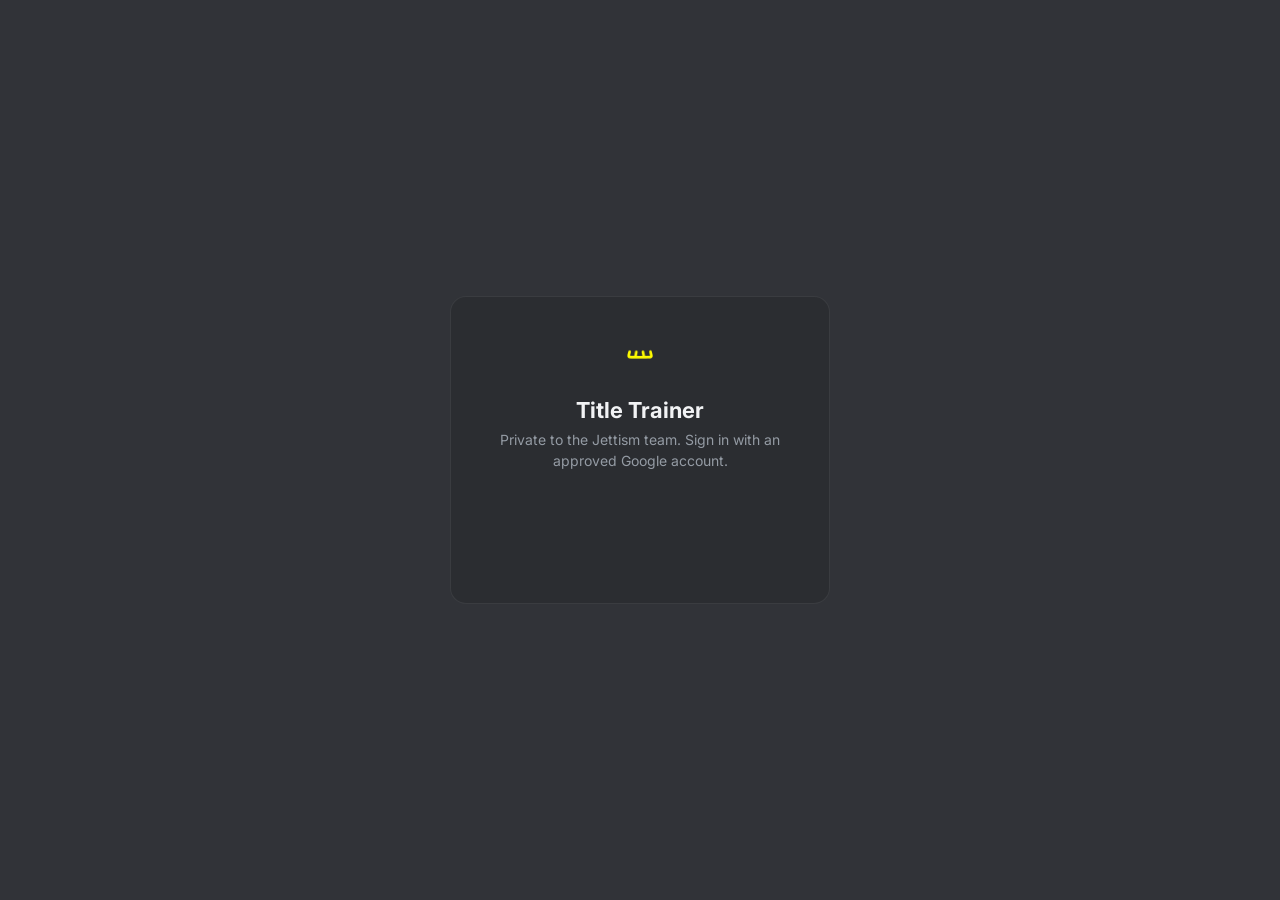
<file: thumbs.html>
<!DOCTYPE html>
<html lang="en">
<head>
<meta charset="UTF-8">
<meta name="viewport" content="width=device-width, initial-scale=1.0">
<meta name="robots" content="noindex, nofollow">
<title>Jettism — Title Trainer</title>
<link rel="icon" type="image/png" href="jettismicontransparent.png">
<link rel="preconnect" href="https://fonts.googleapis.com">
<link rel="preconnect" href="https://fonts.gstatic.com" crossorigin>
<link href="https://fonts.googleapis.com/css2?family=Inter:wght@400;500;600;700;800&display=swap" rel="stylesheet">
<script src="https://accounts.google.com/gsi/client" async defer></script>
<style>
  :root{
    --bg-0:#313338; --bg-1:#2b2d31; --panel:#2b2d31; --card:#383a40;
    --line:rgba(255,255,255,0.07); --line-hi:rgba(255,255,255,0.14);
    --blurple:#5865f2; --gold:#f0ed6a; --green:#3ba55d; --red:#ed4245;
    --text-hi:#f2f3f5; --text-mid:#c4c9ce; --text-lo:#949ba4;
    --rail:64px;
  }
  *{ box-sizing:border-box; }
  html,body{ margin:0; padding:0; min-height:100vh; background:var(--bg-0); color:var(--text-hi);
    font-family:'Inter',-apple-system,BlinkMacSystemFont,'Segoe UI',sans-serif; -webkit-font-smoothing:antialiased; }
  body::before{ content:""; position:fixed; inset:0; z-index:-1;
    background:
      radial-gradient(ellipse 900px 500px at 10% -10%, rgba(240,237,106,0.05), transparent 60%),
      radial-gradient(ellipse 700px 500px at 100% 0%, rgba(88,101,242,0.09), transparent 55%),
      linear-gradient(180deg,var(--bg-0) 0%,var(--bg-1) 100%); }
  button{ font-family:inherit; }
  .hidden{ display:none !important; }

  /* sign-in wall */
  #lock{ min-height:100vh; display:flex; align-items:center; justify-content:center; padding:24px; }
  .lock-card{ width:100%; max-width:380px; text-align:center; background:var(--bg-1); border:1px solid var(--line);
    border-radius:16px; padding:36px 28px 30px; }
  .lock-card img{ height:46px; margin-bottom:14px; }
  .lock-card h1{ font-size:22px; margin:0 0 6px; }
  .lock-card p{ color:var(--text-lo); font-size:14px; margin:0 0 24px; line-height:1.5; }
  #gbtn{ display:flex; justify-content:center; min-height:44px; }
  .lock-err{ color:#ff9a9c; font-size:13px; margin-top:16px; min-height:18px; line-height:1.45; }

  /* shell */
  header{ padding:26px calc(var(--rail) + 28px) 18px 28px; display:flex; align-items:center; justify-content:space-between;
    gap:16px; flex-wrap:wrap; border-bottom:1px solid var(--line); }
  .brand{ display:flex; align-items:center; gap:12px; }
  .brand img{ height:42px; }
  .eyebrow{ font-size:11px; letter-spacing:.18em; text-transform:uppercase; color:var(--text-lo); margin:0 0 3px; }
  header h1{ font-size:24px; margin:0; font-weight:800; letter-spacing:-0.02em; }
  .who{ display:flex; align-items:center; gap:12px; font-size:13px; color:var(--text-lo); }
  .ghost-btn{ background:transparent; border:1px solid var(--line-hi); color:var(--text-mid); padding:7px 12px; border-radius:8px;
    font-size:12.5px; font-weight:600; cursor:pointer; }
  .ghost-btn:hover{ color:var(--text-hi); border-color:var(--text-lo); }
  main{ padding:28px calc(var(--rail) + 28px) 60px 28px; }

  .rail{ position:fixed; top:0; right:0; bottom:0; width:var(--rail); background:#1e1f22; border-left:1px solid var(--line);
    display:flex; flex-direction:column; align-items:center; gap:10px; padding-top:22px; z-index:20; }
  .rail button{ position:relative; width:44px; height:44px; border-radius:12px; border:0; cursor:pointer; background:transparent;
    color:var(--text-lo); display:flex; align-items:center; justify-content:center; transition:background .15s, color .15s; }
  .rail button:hover{ background:#2b2d31; color:var(--text-hi); }
  .rail button.active{ background:#383a40; color:var(--gold); }
  .rail button.active::before{ content:""; position:absolute; left:-10px; top:10px; bottom:10px; width:3px; border-radius:3px; background:var(--gold); }
  .rail svg{ width:22px; height:22px; }
  .rail .badge{ position:absolute; top:4px; right:4px; min-width:16px; height:16px; padding:0 4px; background:var(--red); color:#fff;
    border-radius:8px; font-size:10px; font-weight:700; display:flex; align-items:center; justify-content:center; }

  /* main trainer */
  .trainer{ max-width:820px; margin:0 auto; }
  .meta-row{ display:flex; align-items:center; gap:10px; margin-bottom:12px; font-size:13px; color:var(--text-lo); }
  .meta-row .left{ margin-right:auto; }
  .pill{ font-size:11px; font-weight:700; letter-spacing:.05em; text-transform:uppercase; padding:3px 8px; border-radius:6px;
    border:1px solid rgba(240,237,106,.3); color:var(--gold); background:rgba(240,237,106,.08); }
  .thumb-wrap{ position:relative; border-radius:14px; overflow:hidden; background:#1e1f22; border:1px solid var(--line);
    aspect-ratio:16/9; box-shadow:0 20px 50px rgba(0,0,0,.35); }
  .thumb-wrap img{ width:100%; height:100%; object-fit:cover; display:block; }
  .thumb-tools{ position:absolute; top:12px; right:12px; display:flex; gap:8px; }
  .icon-btn{ width:40px; height:40px; border-radius:10px; border:1px solid rgba(255,255,255,.18); cursor:pointer;
    background:rgba(17,18,20,.72); color:#fff; display:flex; align-items:center; justify-content:center; backdrop-filter:blur(6px);
    transition:background .15s, color .15s, border-color .15s; }
  .icon-btn svg{ width:19px; height:19px; }
  .icon-btn:hover{ background:rgba(17,18,20,.9); border-color:rgba(255,255,255,.35); }
  .icon-btn.on{ color:var(--gold); border-color:rgba(240,237,106,.55); }
  .icon-btn.on svg{ fill:currentColor; }
  .icon-btn.warn:hover{ color:#ff9a9c; border-color:rgba(237,66,69,.6); }

  .title-form{ margin-top:18px; display:flex; gap:10px; }
  .title-form input{ flex:1; min-width:0; background:#1e1f22; border:1px solid var(--line-hi); border-radius:10px; color:var(--text-hi);
    font-size:17px; font-weight:600; padding:14px 16px; font-family:inherit; }
  .title-form input:focus{ outline:none; border-color:var(--blurple); }
  .btn{ display:inline-flex; align-items:center; justify-content:center; gap:7px; padding:12px 16px; border-radius:10px; font-size:14px;
    font-weight:700; cursor:pointer; border:1px solid var(--line-hi); background:rgba(255,255,255,0.03); color:var(--text-hi); white-space:nowrap; }
  .btn svg{ width:16px; height:16px; }
  .btn.primary{ background:var(--blurple); border-color:var(--blurple); }
  .btn.primary:hover{ filter:brightness(1.1); }
  .btn:hover{ border-color:var(--text-lo); }
  .btn:disabled{ opacity:.5; cursor:default; }
  .sub-actions{ display:flex; gap:16px; margin-top:12px; font-size:13px; }
  .linkish{ background:none; border:0; padding:0; color:var(--text-lo); cursor:pointer; font-size:13px; text-decoration:underline; text-underline-offset:3px; }
  .linkish:hover{ color:var(--text-hi); }

  .drafts{ margin-top:18px; background:var(--panel); border:1px solid var(--line); border-radius:12px; padding:14px 18px; }
  .drafts .label{ font-size:11px; font-weight:700; letter-spacing:.06em; text-transform:uppercase; color:var(--text-lo); }
  .drafts .mine{ margin-top:8px; }
  .reveal{ margin-top:18px; background:var(--panel); border:1px solid var(--line); border-radius:12px; padding:16px 18px;
    animation:fadeUp .3s ease both; }
  @keyframes fadeUp{ from{ opacity:0; transform:translateY(6px);} to{ opacity:1; transform:none;} }
  .reveal .label{ font-size:11px; font-weight:700; letter-spacing:.06em; text-transform:uppercase; color:var(--text-lo); margin-bottom:4px; }
  .reveal .real{ font-size:18px; font-weight:700; line-height:1.35; }
  .reveal .by{ font-size:13px; color:var(--text-lo); margin-top:4px; }
  .reveal .by a{ color:var(--text-mid); }
  .mine{ margin:12px 0 0; padding:0; list-style:none; display:flex; flex-direction:column; gap:6px; }
  .mine li{ font-size:14px; color:var(--text-mid); padding-left:12px; border-left:2px solid var(--blurple); }
  .reveal .row{ display:flex; gap:10px; margin-top:14px; flex-wrap:wrap; }

  .empty{ color:var(--text-lo); font-size:14px; text-align:center; padding:60px 10px; line-height:1.6; }
  .loading{ color:var(--text-lo); font-size:14px; padding:40px 0; text-align:center; }
  kbd{ font-family:inherit; font-size:11px; background:#1e1f22; border:1px solid var(--line-hi); border-radius:4px; padding:1px 5px; color:var(--text-mid); }

  /* saved */
  .view-head{ display:flex; align-items:baseline; gap:12px; margin-bottom:18px; }
  .view-head h2{ margin:0; font-size:18px; }
  .view-head p{ margin:0; color:var(--text-lo); font-size:13px; }
  .grid{ display:grid; grid-template-columns:repeat(3,minmax(0,1fr)); gap:16px; }
  .scard{ background:var(--card); border:1px solid var(--line); border-radius:12px; overflow:hidden; display:flex; flex-direction:column; }
  .scard .img{ aspect-ratio:16/9; background:#1e1f22; position:relative; }
  .scard .img img{ width:100%; height:100%; object-fit:cover; display:block; }
  .scard .img .icon-btn{ position:absolute; top:8px; right:8px; width:34px; height:34px; }
  .scard .body{ padding:12px 14px 14px; display:flex; flex-direction:column; gap:8px; }
  .scard .real{ font-size:13.5px; font-weight:700; line-height:1.35; }
  .scard .by{ font-size:12px; color:var(--text-lo); }
  .scard .mine li{ font-size:13px; }

  /* notepad */
  .notepad{ max-width:860px; margin:0 auto; }
  .note-bar{ display:flex; align-items:center; gap:12px; margin-bottom:10px; }
  .note-bar h2{ margin:0; font-size:18px; margin-right:auto; }
  .note-status{ font-size:12px; color:var(--text-lo); }
  #notepad{ width:100%; min-height:calc(100vh - 230px); background:#1e1f22; border:1px solid var(--line); border-radius:12px;
    color:var(--text-hi); font-family:inherit; font-size:16px; line-height:1.7; padding:22px 24px; resize:vertical; }
  #notepad:focus{ outline:none; border-color:var(--blurple); }

  /* modal + toast */
  .modal-bg{ position:fixed; inset:0; background:rgba(0,0,0,0.6); z-index:50; display:flex; align-items:center; justify-content:center; padding:16px; }
  .modal{ width:100%; max-width:460px; background:var(--bg-0); border:1px solid var(--line-hi); border-radius:14px; padding:22px; }
  .modal h3{ margin:0 0 4px; font-size:17px; }
  .modal .sub{ margin:0 0 14px; color:var(--text-lo); font-size:13px; line-height:1.45; }
  .modal textarea{ width:100%; min-height:100px; background:#1e1f22; border:1px solid var(--line-hi); border-radius:8px; color:var(--text-hi);
    font-size:14px; padding:10px 12px; font-family:inherit; resize:vertical; }
  .modal textarea:focus{ outline:none; border-color:var(--blurple); }
  .modal .err{ color:#ff9a9c; font-size:12.5px; min-height:16px; margin-top:6px; }
  .modal .row{ display:flex; gap:8px; margin-top:12px; }
  .modal .row .btn{ flex:1; }
  .toast{ position:fixed; left:50%; bottom:22px; transform:translateX(-50%); background:#111214; border:1px solid var(--line-hi);
    color:var(--text-hi); padding:10px 14px; border-radius:10px; font-size:13px; z-index:60; display:flex; gap:12px; align-items:center; }
  .toast button{ background:none; border:0; color:var(--gold); font-weight:700; cursor:pointer; font-size:13px; padding:0; }

  @media (max-width:1000px){ .grid{ grid-template-columns:repeat(2,minmax(0,1fr)); } }
  @media (max-width:640px){
    :root{ --rail:56px; }
    header{ padding:18px calc(var(--rail) + 16px) 14px 16px; }
    main{ padding:16px calc(var(--rail) + 16px) 48px 16px; }
    .grid{ grid-template-columns:1fr; }
    .who span{ display:none; }
    .title-form{ flex-direction:column; }
    .title-form input{ font-size:16px; }
  }
</style>
</head>
<body>

<section id="lock">
  <div class="lock-card">
    <img src="jettismicontransparent.png" alt="Jettism">
    <h1>Title Trainer</h1>
    <p>Private to the Jettism team. Sign in with an approved Google account.</p>
    <div id="gbtn"></div>
    <div class="lock-err" id="lockErr"></div>
  </div>
</section>

<div id="app" class="hidden">
  <header>
    <div class="brand">
      <img src="jettismicontransparent.png" alt="">
      <div>
        <p class="eyebrow">Jettism · Thumbnail practice</p>
        <h1 id="viewTitle">Title Trainer</h1>
      </div>
    </div>
    <div class="who"><span id="whoEmail"></span><button class="ghost-btn" id="signOut">Sign out</button></div>
  </header>

  <nav class="rail" aria-label="Views">
    <button id="tabMain" class="active" title="Title thumbnails" aria-label="Title thumbnails">
      <!-- easel / canvas -->
      <svg viewBox="0 0 24 24" fill="none" stroke="currentColor" stroke-width="1.8" stroke-linecap="round" stroke-linejoin="round"><rect x="3" y="3" width="18" height="12" rx="2"/><path d="M12 15v3"/><path d="m8 21 4-3 4 3"/><path d="M12 3V2"/></svg>
      <span class="badge hidden" id="mainBadge"></span>
    </button>
    <button id="tabSaved" title="Saved thumbnails" aria-label="Saved thumbnails">
      <svg viewBox="0 0 24 24" fill="none" stroke="currentColor" stroke-width="1.8" stroke-linecap="round" stroke-linejoin="round"><path d="m19 21-7-4-7 4V5a2 2 0 0 1 2-2h10a2 2 0 0 1 2 2v16z"/></svg>
    </button>
    <button id="tabNotes" title="Notepad" aria-label="Notepad">
      <svg viewBox="0 0 24 24" fill="none" stroke="currentColor" stroke-width="1.8" stroke-linecap="round" stroke-linejoin="round"><path d="M13.4 2H6a2 2 0 0 0-2 2v16a2 2 0 0 0 2 2h12a2 2 0 0 0 2-2v-7.4"/><path d="M2 6h4"/><path d="M2 10h4"/><path d="M2 14h4"/><path d="M2 18h4"/><path d="M21.4 5.6a2.1 2.1 0 1 0-3-3L13 8l-1 4 4-1z"/></svg>
    </button>
  </nav>

  <main>
    <div id="loading" class="loading">Loading thumbnails…</div>

    <!-- Main: title the thumbnail -->
    <section id="mainView" class="trainer hidden"></section>

    <!-- Saved -->
    <section id="savedView" class="hidden">
      <div class="view-head"><h2>Saved thumbnails</h2><p id="savedCount"></p></div>
      <div class="grid" id="savedGrid"></div>
    </section>

    <!-- Notepad -->
    <section id="notesView" class="notepad hidden">
      <div class="note-bar"><h2>Title notepad</h2><span class="note-status" id="noteStatus"></span></div>
      <textarea id="notepad" spellcheck="true" placeholder="Every title you write shows up here. Edit freely; it saves as you type."></textarea>
    </section>
  </main>
</div>

<div class="modal-bg hidden" id="modalBg">
  <div class="modal" role="dialog" aria-modal="true">
    <h3>Don’t recommend this</h3>
    <p class="sub">Why shouldn’t thumbnails like this show up for you? The daily thumbnail agent reads this.</p>
    <textarea id="mText" placeholder="e.g. tutorial channel, not a real creator / too small / not SMP content"></textarea>
    <div class="err" id="mErr"></div>
    <div class="row"><button class="btn" id="mCancel">Cancel</button><button class="btn primary" id="mSubmit">Hide it</button></div>
  </div>
</div>

<div class="toast hidden" id="toast"><span id="toastMsg"></span><button id="toastUndo" class="hidden">Undo</button></div>

<script>
const GOOGLE_CLIENT_ID = '527398886152-lraqu16t3ftnb9fqlgjf0givm9bs1s2v.apps.googleusercontent.com';
const API_URL = 'https://script.google.com/macros/s/AKfycbyptp2MjQ9GkoG1M0LLWY0zJlYWbma1pkAwtEGVNSYctJoQpH0SR2YVj5h_oxZm6LXH/exec';

const ICON_BOOKMARK = '<svg viewBox="0 0 24 24" fill="none" stroke="currentColor" stroke-width="2" stroke-linecap="round" stroke-linejoin="round"><path d="m19 21-7-4-7 4V5a2 2 0 0 1 2-2h10a2 2 0 0 1 2 2v16z"/></svg>';
const ICON_HIDE = '<svg viewBox="0 0 24 24" fill="none" stroke="currentColor" stroke-width="2" stroke-linecap="round" stroke-linejoin="round"><path d="M9.88 9.88a3 3 0 1 0 4.24 4.24"/><path d="M10.73 5.08A10.43 10.43 0 0 1 12 5c7 0 10 7 10 7a13.16 13.16 0 0 1-1.67 2.68"/><path d="M6.61 6.61A13.53 13.53 0 0 0 2 12s3 7 10 7a9.74 9.74 0 0 0 5.39-1.61"/><path d="m2 2 20 20"/></svg>';
const ICON_ARROW = '<svg viewBox="0 0 24 24" fill="none" stroke="currentColor" stroke-width="2.2" stroke-linecap="round" stroke-linejoin="round"><path d="M5 12h14"/><path d="m12 5 7 7-7 7"/></svg>';

let session = null, thumbs = [], notepad = '', view = 'main';
let current = null, revealed = false;

const $ = id => document.getElementById(id);
const esc = s => String(s ?? '').replace(/[&<>"']/g, c => ({'&':'&amp;','<':'&lt;','>':'&gt;','"':'&quot;',"'":'&#39;'}[c]));
const img = id => 'https://i.ytimg.com/vi/' + encodeURIComponent(id) + '/hqdefault.jpg';

/* ---------- auth (same sign-in as the Idea Board) ---------- */
/* One Google sign-in gives a site session that lasts a year, shared by every jettism.productions page. */
function storeToken(t){ try{ localStorage.setItem('jt_session', t); }catch(e){} }
function readToken(){ try{ return localStorage.getItem('jt_session'); }catch(e){ return null; } }
function clearToken(){ try{ localStorage.removeItem('jt_session'); sessionStorage.removeItem('jt_idtoken'); }catch(e){} }

async function login(credential){
  $('lockErr').textContent = 'Signing in…';
  try{
    const res = await fetch(API_URL, { method:'POST', body: JSON.stringify({ action:'login', idToken: credential }) });
    const data = await res.json();
    if (!data.ok){
      if (window.google && google.accounts) google.accounts.id.disableAutoSelect();
      showLock(data.error === 'not_allowed'
        ? (data.email || 'That account') + ' isn’t allowed here. Click the button again and pick an approved account.'
        : 'Sign-in didn’t work. Try again.');
      return;
    }
    session = data.session; storeToken(session); $('lockErr').textContent = ''; start();
  }catch(e){ showLock('Sign-in didn’t work. Check your connection and try again.'); }
}
function showLock(msg){ $('app').classList.add('hidden'); $('lock').classList.remove('hidden'); $('lockErr').textContent = msg || ''; }

function initGoogle(){
  if (!window.google || !google.accounts){ return setTimeout(initGoogle, 150); }
  google.accounts.id.initialize({ client_id: GOOGLE_CLIENT_ID, callback: r => login(r.credential), auto_select:false, ux_mode:'popup' });
  google.accounts.id.renderButton($('gbtn'), { theme:'filled_black', size:'large', shape:'pill', text:'signin_with', width:260 });
}
function signOut(){ if (session) fetch(API_URL, { method:'POST', body: JSON.stringify({ action:'logout', session }) }).catch(() => {}); clearToken(); session = null; if (window.google && google.accounts) google.accounts.id.disableAutoSelect(); showLock(''); }

async function api(action, extra){
  const res = await fetch(API_URL, { method:'POST', body: JSON.stringify(Object.assign({ session, action }, extra || {})) });
  const data = await res.json();
  if (!data.ok){
    if (data.error === 'signin_required'){ clearToken(); showLock('You’ve been signed out. Sign in again.'); }
    else if (data.error === 'not_allowed'){ clearToken(); if (window.google && google.accounts) google.accounts.id.disableAutoSelect(); showLock((data.email || 'That account') + ' isn’t allowed here. Click the button again and pick an approved account.'); }
    throw new Error(data.error || 'request_failed');
  }
  if (data.thumbs) thumbs = data.thumbs;
  if (typeof data.notepad === 'string' && document.activeElement !== $('notepad') && !noteDirty) notepad = data.notepad;
  return data;
}

async function start(){
  $('lock').classList.add('hidden'); $('app').classList.remove('hidden'); $('loading').classList.remove('hidden');
  try{
    const data = await api('thumbs.list');
    $('whoEmail').textContent = data.email;
    pickNext(); render();
  }catch(e){
    if (e.message !== 'signin_required' && e.message !== 'not_allowed') toast('Couldn’t load thumbnails. Refresh to try again.');
  }finally{ $('loading').classList.add('hidden'); }
}

/* ---------- queue ---------- */
/* Random order that stays put while the page is open, so the next card doesn't jump around. */
const shuffleRank = {};
const rank = id => (id in shuffleRank) ? shuffleRank[id] : (shuffleRank[id] = Math.random());
const groupOf = t => (t.creator || '').toLowerCase() || (t.niche || '').toLowerCase();

const isDonut = t => /donut/i.test(t.niche || '') || /donut/i.test(t.title || '');

/* Mostly the wider SMP niche, with roughly 1 in 10 from Donut SMP. */
function queue(){
  const todo = thumbs.filter(t => !t.hidden && !(t.myTitles && t.myTitles.length));
  const order = list => list.sort((a, b) => rank(a.id) - rank(b.id));
  const mix = list => {
    const other = spread(order(list.filter(t => !isDonut(t))));
    const donut = order(list.filter(isDonut));
    const out = [];
    other.forEach((t, i) => { out.push(t); if ((i + 1) % 9 === 0 && donut.length) out.push(donut.shift()); });
    if (!other.length && donut.length) out.push(donut.shift());
    return out.concat(donut);          // any extra Donut SMP thumbnails wait until the end
  };
  return mix(todo.filter(t => !t.seenAt)).concat(mix(todo.filter(t => t.seenAt)));
}

/* Reorder so the same creator doesn't show up twice in a row when it can be avoided. */
function spread(list){
  const left = list.slice(), out = [];
  while (left.length){
    const prev = out.length ? groupOf(out[out.length - 1]) : null;
    let i = left.findIndex(t => groupOf(t) !== prev);
    if (i < 0) i = 0;
    out.push(left.splice(i, 1)[0]);
  }
  return out;
}
function pickNext(skipId){
  const q = queue().filter(t => t.id !== skipId);
  current = q[0] || null; revealed = false;
}

/* ---------- rendering ---------- */
function renderMain(){
  const left = queue().length;
  if (!current){
    $('mainView').innerHTML = '<div class="empty">You’ve titled every thumbnail. Nice.<br>New ones show up every day.</div>';
    return;
  }
  const t = current;
  const mine = (t.myTitles || []);
  $('mainView').innerHTML =
    '<div class="meta-row"><span class="left">' + left + ' to title' + '</span>' + (t.niche ? '<span class="pill">' + esc(t.niche) + '</span>' : '') + '</div>' +
    '<div class="thumb-wrap"><img src="' + img(t.id) + '" alt="Thumbnail to title" referrerpolicy="no-referrer">' +
      '<div class="thumb-tools">' +
        '<button class="icon-btn' + (t.saved ? ' on' : '') + '" data-act="save" data-id="' + esc(t.id) + '" title="' + (t.saved ? 'Saved' : 'Save thumbnail') + '" aria-label="Save thumbnail">' + ICON_BOOKMARK + '</button>' +
        '<button class="icon-btn warn" data-act="hide" data-id="' + esc(t.id) + '" title="Don’t recommend this" aria-label="Don’t recommend this">' + ICON_HIDE + '</button>' +
      '</div></div>' +
    (revealed ? revealBlock(t, mine) :
      (mine.length ? '<div class="drafts"><div class="label">Your ideas (' + mine.length + ')</div><ul class="mine">' + mine.map(m => '<li>' + esc(m.text) + '</li>').join('') + '</ul></div>' : '') +
      '<form class="title-form" id="titleForm"><input id="titleInput" autocomplete="off" maxlength="300" placeholder="' + (mine.length ? 'Another title idea?' : 'What would you title this thumbnail?') + '"><button class="btn' + (mine.length ? '' : ' primary') + '" type="submit">Add title</button>' +
      (mine.length ? '<button class="btn primary" type="button" data-act="peek">Reveal real title</button>' : '') + '</form>' +
      '<div class="sub-actions">' + (mine.length ? '' : '<button class="linkish" data-act="peek">Show real title</button>') + '<button class="linkish" data-act="skip">Skip</button><span style="color:var(--text-lo);margin-left:auto"><kbd>Enter</kbd> adds a title · add as many as you want</span></div>');
  const inp = $('titleInput'); if (inp && view === 'main') setTimeout(() => inp.focus(), 20);
}

function revealBlock(t, mine){
  return '<div class="reveal">' +
    (mine.length ? '<div class="label">Your title' + (mine.length > 1 ? 's' : '') + '</div><ul class="mine">' + mine.map(m => '<li>' + esc(m.text) + '</li>').join('') + '</ul><div style="height:14px"></div>' : '') +
    '<div class="label">Real title</div><div class="real">' + esc(t.title || 'Unknown') + '</div>' +
    '<div class="by">' + (t.creator ? esc(t.creator) + ' · ' : '') + (t.views ? esc(t.views) + ' views · ' : '') + '<a href="' + esc(t.url) + '" target="_blank" rel="noopener">Watch on YouTube</a></div>' +
    '<div class="row">' +
      '<form class="title-form" id="titleForm" style="margin:0;flex:1"><input id="titleInput" autocomplete="off" maxlength="300" placeholder="Another idea? Add it"><button class="btn" type="submit">Add</button></form>' +
      '<button class="btn primary" data-act="next">Next ' + ICON_ARROW + '</button>' +
    '</div></div>';
}

function renderSaved(){
  const s = thumbs.filter(t => t.saved).sort((a, b) => String(b.savedAt).localeCompare(String(a.savedAt)));
  $('savedCount').textContent = s.length + (s.length === 1 ? ' thumbnail' : ' thumbnails');
  $('savedGrid').innerHTML = s.length ? s.map(t =>
    '<article class="scard"><div class="img"><img src="' + img(t.id) + '" alt="" loading="lazy" referrerpolicy="no-referrer">' +
    '<button class="icon-btn on" data-act="save" data-id="' + esc(t.id) + '" title="Remove from saved" aria-label="Remove from saved">' + ICON_BOOKMARK + '</button></div>' +
    '<div class="body"><div class="real">' + esc(t.title) + '</div><div class="by">' + (t.creator ? esc(t.creator) + ' · ' : '') + '<a style="color:var(--text-mid)" href="' + esc(t.url) + '" target="_blank" rel="noopener">YouTube</a></div>' +
    ((t.myTitles || []).length ? '<ul class="mine">' + t.myTitles.map(m => '<li>' + esc(m.text) + '</li>').join('') + '</ul>' : '') +
    '</div></article>').join('') : '<div class="empty" style="grid-column:1/-1">Bookmark a thumbnail to keep it here.</div>';
}

function render(){
  $('mainView').classList.toggle('hidden', view !== 'main');
  $('savedView').classList.toggle('hidden', view !== 'saved');
  $('notesView').classList.toggle('hidden', view !== 'notes');
  $('viewTitle').textContent = view === 'main' ? 'Title Trainer' : view === 'saved' ? 'Saved' : 'Notepad';
  ['Main','Saved','Notes'].forEach(n => $('tab' + n).classList.toggle('active', view === n.toLowerCase()));
  const left = queue().length; const b = $('mainBadge');
  b.textContent = left > 99 ? '99+' : left; b.classList.toggle('hidden', !left || view === 'main');
  if (view === 'main') renderMain();
  if (view === 'saved') renderSaved();
  if (view === 'notes' && document.activeElement !== $('notepad') && !noteDirty) $('notepad').value = notepad;
}
function setView(v){ view = v; render(); if (v === 'notes') setTimeout(() => $('notepad').focus(), 30); }

/* ---------- actions ---------- */
/* Every change shows up instantly; saving happens in the background, one request at a time, in order. */
let outbox = Promise.resolve(), pending = 0;
function send(action, extra, onFail){
  pending++;
  outbox = outbox.then(() => api(action, extra))
    .catch(e => { if (e.message !== 'signin_required' && e.message !== 'not_allowed' && onFail) onFail(e); })
    .finally(() => { pending--; });
  return outbox;
}

function submitTitle(){
  const inp = $('titleInput'); const text = (inp.value || '').trim();
  if (!text || !current) return;
  inp.value = '';
  const t = current, entry = { text, at: new Date().toISOString() };
  t.myTitles = (t.myTitles || []).concat([entry]);
  if (!noteDirty){ notepad = notepad.replace(/\s+$/, '') + (notepad.trim() ? '\n' : '') + text; }
  render();
  send('thumbs.title', { id: t.id, text }, () => {
    t.myTitles = t.myTitles.filter(m => m !== entry); render();
    toast('Couldn’t save “' + text + '”. Add it again.');
  });
}

function toggleSave(id){
  const t = thumbs.find(x => x.id === id); if (!t) return;
  const saved = !t.saved; t.saved = saved; t.savedAt = saved ? new Date().toISOString() : '';
  render(); toast(saved ? 'Saved' : 'Removed from saved');
  send('thumbs.save', { id, saved }, () => { t.saved = !saved; render(); toast('Couldn’t save that. Try again.'); });
}

let hideId = null;
function openHide(id){ hideId = id; $('mText').value = ''; $('mErr').textContent = ''; $('mSubmit').disabled = false; $('modalBg').classList.remove('hidden'); setTimeout(() => $('mText').focus(), 30); }
function closeHide(){ $('modalBg').classList.add('hidden'); hideId = null; }
function submitHide(){
  const reason = $('mText').value.trim();
  if (!reason){ $('mErr').textContent = 'Add a reason so the agent can learn from it.'; return; }
  const id = hideId, t = thumbs.find(x => x.id === id); if (!t) return closeHide();
  t.hidden = true; t.hideReason = reason;
  closeHide();
  if (current && current.id === id) pickNext(); render();
  send('thumbs.hide', { id, reason }, () => { t.hidden = false; render(); toast('Couldn’t hide that. Try again.'); });
  toast('Hidden. The agent will skip things like this.', () => {
    t.hidden = false; pickNext(); render(); send('thumbs.unhide', { id });
  });
}

function skip(){
  if (!current) return;
  const id = current.id; current.seenAt = new Date().toISOString();
  pickNext(id); render();
  send('thumbs.seen', { id });
}

/* notepad autosave */
let noteTimer = null, noteDirty = false;
$('notepad').addEventListener('input', () => {
  noteDirty = true; notepad = $('notepad').value; $('noteStatus').textContent = 'Saving…';
  clearTimeout(noteTimer);
  noteTimer = setTimeout(async () => {
    const text = $('notepad').value;
    try{ await api('thumbs.notepad', { text }); noteDirty = ($('notepad').value !== text); $('noteStatus').textContent = 'Saved'; }
    catch(e){ $('noteStatus').textContent = 'Not saved — check your connection'; }
  }, 800);
});

let toastTimer;
function toast(msg, undo){
  $('toastMsg').textContent = msg; $('toast').classList.remove('hidden');
  const u = $('toastUndo'); u.classList.toggle('hidden', !undo);
  u.onclick = undo ? async () => { $('toast').classList.add('hidden'); try{ await undo(); }catch(e){} } : null;
  clearTimeout(toastTimer); toastTimer = setTimeout(() => $('toast').classList.add('hidden'), undo ? 6000 : 2200);
}

document.addEventListener('submit', e => { if (e.target.id === 'titleForm'){ e.preventDefault(); submitTitle(); } });
document.addEventListener('click', e => {
  const b = e.target.closest('[data-act]'); if (!b) return;
  const id = b.dataset.id;
  switch (b.dataset.act){
    case 'save': toggleSave(id); break;
    case 'hide': openHide(id); break;
    case 'peek': revealed = true; render(); if (current) send('thumbs.seen', { id: current.id }); break;
    case 'skip': skip(); break;
    case 'next': pickNext(current && current.id); render(); break;
  }
});
$('tabMain').onclick = () => setView('main');
$('tabSaved').onclick = () => setView('saved');
$('tabNotes').onclick = () => setView('notes');
$('signOut').onclick = signOut;
$('mCancel').onclick = closeHide;
$('mSubmit').onclick = submitHide;
$('modalBg').addEventListener('click', e => { if (e.target === $('modalBg')) closeHide(); });
document.addEventListener('keydown', e => { if (e.key === 'Escape') closeHide(); });
window.addEventListener('beforeunload', e => { if (noteDirty || pending){ e.preventDefault(); e.returnValue = ''; } });

(function boot(){
  session = readToken();
  if (session) start();
  initGoogle();
})();
</script>
</body>
</html>
</file>
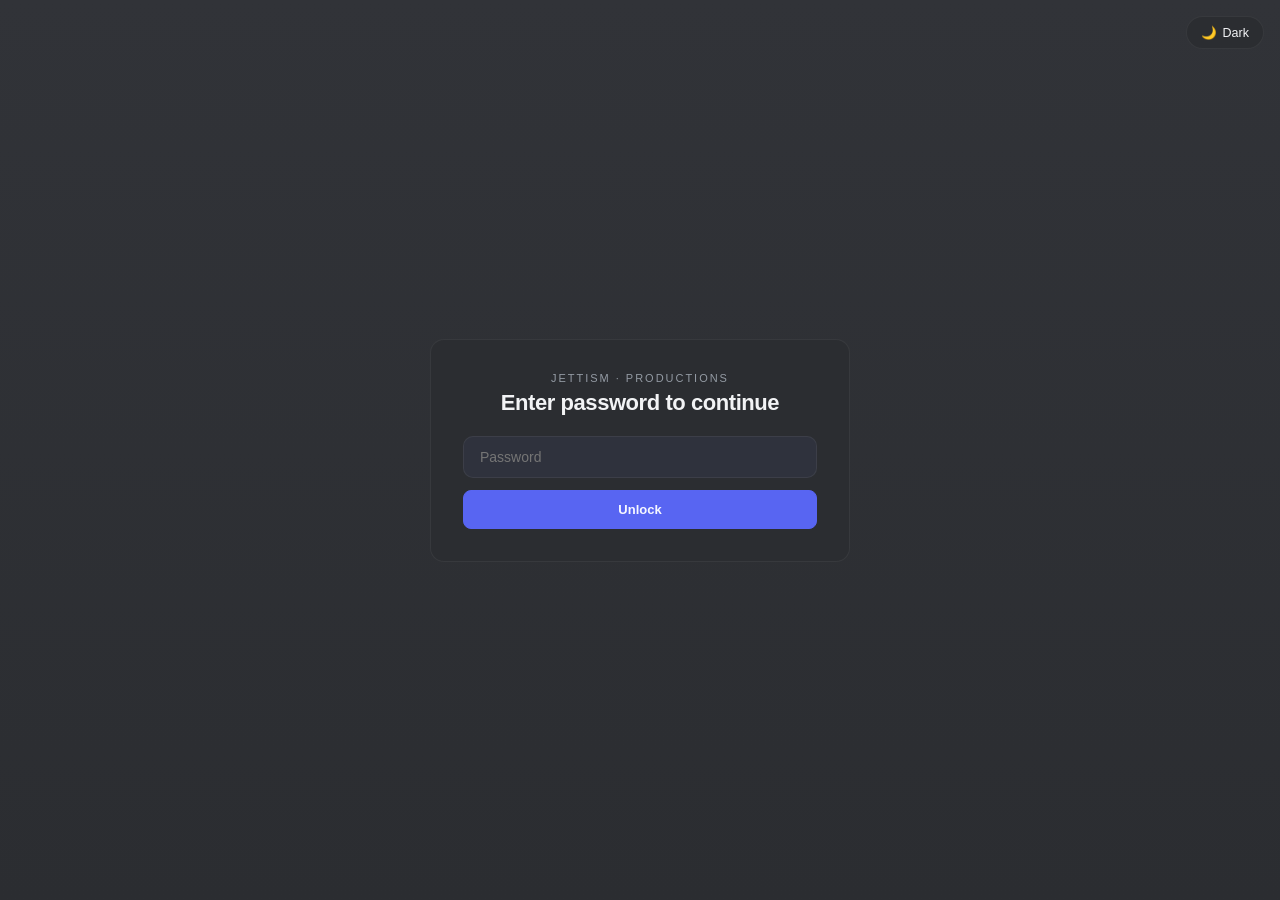
<file: vods.html>
<!DOCTYPE html>
<html lang="en">
<head>
<meta charset="UTF-8">
<meta name="viewport" content="width=device-width, initial-scale=1.0">
<title>Jettism — Stream VOD Library</title>
<link rel="icon" type="image/png" href="jettismicontransparent.png">
<style>
  :root, [data-theme="dark"]{
    --bg-0:#313338;
    --bg-1:#2b2d31;
    --card:#2b2d31;
    --card-hover:#35373c;
    --line: rgba(255,255,255,0.06);
    --blue-deep:#404249;
    --blue-glow:#5865f2;
    --gold:#f0ed6a;
    --text-hi:#f2f3f5;
    --text-lo:#949ba4;
    --radius:14px;
  }

  [data-theme="light"]{
    --bg-0:#f2f3f5;
    --bg-1:#e3e5e8;
    --card:#ffffff;
    --card-hover:#f7f8f9;
    --line: rgba(6,6,7,0.08);
    --blue-deep:#e3e5e8;
    --blue-glow:#5865f2;
    --gold:#b8860b;
    --text-hi:#060607;
    --text-lo:#5c5e66;
    --radius:14px;
  }

  [data-theme="blue"]{
    --bg-0:#2547b8;
    --bg-1:#1c3690;
    --card:#1f3a99;
    --card-hover:#2647ab;
    --line: rgba(255,255,255,0.14);
    --blue-deep:#2c4fc0;
    --blue-glow:#5b7fff;
    --gold:#f0ed6a;
    --text-hi:#f2f5ff;
    --text-lo:#aebbe8;
    --radius:14px;
  }

  * { box-sizing: border-box; }

  html, body {
    margin:0; padding:0;
    background: var(--bg-0);
    color: var(--text-hi);
    font-family: 'Inter', -apple-system, BlinkMacSystemFont, 'Segoe UI', sans-serif;
    min-height:100vh;
  }

  body::before{
    content:"";
    position:fixed; inset:0;
    background:
      radial-gradient(ellipse 900px 500px at 15% -10%, rgba(240,237,106,0.04), transparent 60%),
      radial-gradient(ellipse 700px 500px at 100% 10%, rgba(88,101,242,0.08), transparent 55%),
      linear-gradient(180deg, var(--bg-0) 0%, var(--bg-1) 100%);
    z-index:-1;
  }

  header{
    padding: 56px 6vw 28px;
    display:flex; align-items:flex-end; justify-content:space-between; gap:20px;
    flex-wrap: wrap;
    border-bottom: 1px solid var(--line);
  }

  .brand-mark{
    display:flex; align-items:center; gap:14px;
  }

  .crown-icon{ height:34px; width:auto; flex-shrink:0; }

  .eyebrow{
    font-size:12px; letter-spacing:.18em; text-transform:uppercase;
    color: var(--text-lo); margin:0 0 6px;
  }

  h1{
    font-size: clamp(28px, 4vw, 42px);
    margin:0; font-weight:700; letter-spacing:-0.02em;
  }

  .stats{
    display:flex; gap:28px; font-size:13px; color:var(--text-lo);
  }
  .stats b{ color:var(--text-hi); font-size:15px; display:block; font-weight:700;}

  main{ padding: 40px 6vw 100px; }

  .toolbar{
    display:flex; gap:12px; margin-bottom:32px; flex-wrap:wrap; align-items:center;
  }
  .search{
    flex:1; min-width:220px;
    background: var(--card);
    border:1px solid var(--line);
    border-radius:10px;
    padding:11px 16px;
    color:var(--text-hi);
    font-size:14px;
  }
  .search::placeholder{ color: var(--text-lo); }
  .search:focus{ outline:none; border-color: var(--blue-glow); }

  .filter-chip{
    background: var(--card);
    border:1px solid var(--line);
    color: var(--text-lo);
    padding:10px 16px;
    border-radius:10px;
    font-size:13px;
    cursor:pointer;
    transition: all .15s ease;
  }
  .filter-chip.active, .filter-chip:hover{
    color: var(--text-hi);
    border-color: var(--blue-glow);
    background: var(--blue-deep);
  }

  .grid{
    display:grid;
    grid-template-columns: repeat(4, 1fr);
    gap: 22px;
  }

  @media (max-width: 1100px){ .grid{ grid-template-columns: repeat(3,1fr);} }
  @media (max-width: 820px){ .grid{ grid-template-columns: repeat(2,1fr);} }
  @media (max-width: 540px){ .grid{ grid-template-columns: 1fr;} }

  .card{
    background: var(--card);
    border:1px solid var(--line);
    border-radius: var(--radius);
    overflow:hidden;
    display:flex; flex-direction:column;
    opacity:0; transform: translateY(18px);
    transition: opacity .15s ease, transform .15s ease, border-color .15s ease, background .15s ease;
  }
  .card.in-view{
    animation: fadeUp .6s cubic-bezier(.2,.7,.3,1) forwards;
  }
  @keyframes fadeUp{
    to{ opacity:1; transform: translateY(0); }
  }
  .card:hover{ border-color: rgba(74,143,255,0.4); background: var(--card-hover); }

  .thumb{
    position:relative;
    aspect-ratio: 16/9;
    background:
      linear-gradient(135deg, var(--blue-deep), #1e1f22);
    display:flex; align-items:center; justify-content:center;
    overflow:hidden;
  }
  .thumb .play{
    width:46px; height:46px; border-radius:50%;
    background: rgba(255,255,255,0.08);
    border:1px solid rgba(255,255,255,0.18);
    display:flex; align-items:center; justify-content:center;
    color: var(--text-hi);
    backdrop-filter: blur(4px);
  }
  .duration-badge{
    position:absolute; bottom:8px; right:8px;
    background: rgba(0,0,0,0.65);
    padding:3px 7px; border-radius:6px;
    font-size:11px; color:var(--text-hi);
    font-variant-numeric: tabular-nums;
  }
  .card-body{ padding:16px 16px 14px; display:flex; flex-direction:column; gap:10px; flex:1; }

  .vod-title{ font-size:14.5px; font-weight:600; line-height:1.35; margin:0; color:var(--text-hi); }
  .vod-meta{ font-size:12px; color:var(--text-lo); display:flex; gap:10px; }

  .card-actions{
    display:flex; gap:8px; margin-top:auto; padding-top:6px;
  }

  .claim-row{ display:flex; align-items:center; gap:8px; flex-wrap:wrap; }
  .claim-badge{
    font-size:11.5px; font-weight:600; color:var(--gold);
    background: rgba(240,237,106,0.12);
    border: 1px solid rgba(240,237,106,0.3);
    padding:5px 10px; border-radius:8px;
  }

  .btn{
    flex:1;
    display:flex; align-items:center; justify-content:center; gap:6px;
    padding:9px 10px;
    border-radius:8px;
    font-size:12.5px; font-weight:600;
    cursor:pointer;
    border:1px solid var(--line);
    background: rgba(255,255,255,0.02);
    color: var(--text-hi);
    transition: all .15s ease;
    text-decoration:none;
  }
  .btn:hover{ border-color: var(--blue-glow); background: rgba(74,143,255,0.12); }
  .btn.download{
    background: var(--blue-deep);
    border-color: rgba(74,143,255,0.4);
  }
  .btn.download:hover{ background: var(--blue-glow); border-color: var(--blue-glow); color:#f2f3f5; }
  .btn svg{ width:14px; height:14px; }

  /* Timestamp panel */
  .timestamps{
    display:none;
    flex-direction:column;
    gap:6px;
    padding:12px 16px 16px;
    border-top:1px solid var(--line);
    background: rgba(0,0,0,0.15);
  }
  .timestamps.open{ display:flex; }
  .ts-row{
    display:flex; justify-content:space-between; gap:10px;
    font-size:12.5px; color:var(--text-lo);
    padding:5px 6px; border-radius:6px;
    cursor:pointer;
  }
  .ts-row:hover{ background: rgba(74,143,255,0.1); color: var(--text-hi); }
  .ts-row span:first-child{ color: var(--blue-glow); font-variant-numeric: tabular-nums; flex-shrink:0; }

  .empty{
    text-align:center; padding:80px 20px; color:var(--text-lo);
  }
  .empty b{ color: var(--text-hi); display:block; margin-bottom:6px; font-size:16px; }

  .note{
    max-width: 720px;
    margin: 0 auto 36px;
    padding: 14px 18px;
    background: var(--card);
    border: 1px dashed var(--line);
    border-radius: 10px;
    font-size: 12.5px;
    color: var(--text-lo);
    line-height: 1.6;
  }
  .note code{ color: var(--gold); }
</style>
</head>
<body>

<div id="themeToggle" style="position:fixed; top:16px; right:16px; z-index:101; cursor:pointer; background:var(--card); border:1px solid var(--line); border-radius:20px; padding:8px 14px; font-size:12.5px; color:var(--text-hi); display:flex; align-items:center; gap:6px;">
  <span id="themeToggleIcon">🌙</span><span id="themeToggleLabel">Dark</span>
</div>

<div id="loginGate" style="position:fixed; inset:0; z-index:100; display:flex; align-items:center; justify-content:center; padding:20px; background: linear-gradient(180deg, var(--bg-0) 0%, var(--bg-1) 100%);">
  <div style="background:var(--card); border:1px solid var(--line); border-radius:14px; width:100%; max-width:420px; padding:32px; text-align:center;">
    <p style="margin:0 0 6px; font-size:11px; letter-spacing:.18em; text-transform:uppercase; color:var(--text-lo);">Jettism · Productions</p>
    <h1 style="margin:0 0 20px; font-size:22px; color:var(--text-hi);">Enter password to continue</h1>
    <input id="gatePassword" type="password" placeholder="Password"
      style="width:100%; padding:12px 16px; border-radius:10px; border:1px solid var(--line); background:rgba(120,130,255,0.06); color:var(--text-hi); font-size:14px; margin-bottom:12px;">
    <div id="gateError" style="color:#ff8a8a; font-size:12.5px; margin-bottom:14px; display:none;"></div>
    <div id="gateSubmit" style="cursor:pointer; padding:11px 16px; border-radius:8px; font-size:13px; font-weight:600; background:var(--blue-glow); border:1px solid var(--blue-glow); color:#f6f7ff;">Unlock</div>
  </div>
</div>

<div id="siteContent" style="display:none;">

<header>
  <div class="brand-mark">
    <img class="crown-icon" src="[data-uri]" alt="Jettism crown logo">
    <div>
      <p class="eyebrow">Jettism · Productions</p>
      <h1>Stream VOD Library</h1>
    </div>
  </div>
  <div class="stats">
    <div><b id="statTotal">0</b>Total VODs</div>
    <div><b id="statHours">0h</b>Runtime</div>
  </div>
</header>

<main>
  <div class="note">
    Download buttons link to the relevant monthly Drive folder (May / June) rather than individual files —
    connect Drive so each VOD can point straight to its own file. Duration on streams is estimated from the
    last logged timestamp. The 6/1 stream has no timestamps logged yet.
  </div>

  <div class="toolbar">
    <input class="search" id="searchInput" placeholder="Search VODs by title or moment…">
    <div class="filter-chip active" data-month="all">All Months</div>
    <div class="filter-chip" data-month="05">May</div>
    <div class="filter-chip" data-month="06">June</div>
    <div class="filter-chip" data-month="07">July</div>
    <select id="sortSelect" class="search" style="flex:0 0 auto; min-width:170px; cursor:pointer;">
      <option value="newest">Sort: Newest first</option>
      <option value="oldest">Sort: Oldest first</option>
      <option value="most_ts">Sort: Most timestamps</option>
      <option value="least_ts">Sort: Least timestamps</option>
    </select>
    <div class="btn download" id="addVodBtn" style="flex:0 0 auto; min-width:120px;">
      <svg viewBox="0 0 24 24" fill="none" stroke="currentColor" stroke-width="2"><path d="M12 5v14M5 12h14"/></svg>
      Add VOD
    </div>
  </div>
  <div id="syncStatus" style="font-size:11.5px; color:var(--text-lo); margin:-18px 0 26px;"></div>

  <div id="addVodOverlay" style="display:none; position:fixed; inset:0; background:rgba(0,0,0,0.6); z-index:50; align-items:center; justify-content:center; padding:20px;">
    <div style="background:var(--card); border:1px solid var(--line); border-radius:var(--radius); width:100%; max-width:520px; padding:24px; max-height:88vh; overflow-y:auto;">
      <h2 style="margin:0 0 4px; font-size:18px;">Add a new VOD</h2>
      <p style="margin:0 0 18px; font-size:12.5px; color:var(--text-lo);">Paste the Drive share link, set the stream date, and (optionally) paste timestamps in the same format used elsewhere.</p>

      <label style="font-size:12px; color:var(--text-lo); display:block; margin-bottom:6px;">Password</label>
      <input id="vodPassword" type="password" class="search" style="width:100%; margin-bottom:14px;" placeholder="Only you should know this">

      <label style="font-size:12px; color:var(--text-lo); display:block; margin-bottom:6px;">Drive share link</label>
      <input id="vodDriveLink" class="search" style="width:100%; margin-bottom:14px;" placeholder="https://drive.google.com/file/d/…">

      <label style="font-size:12px; color:var(--text-lo); display:block; margin-bottom:6px;">Stream date</label>
      <input id="vodDate" type="date" class="search" style="width:100%; margin-bottom:14px;">

      <label style="font-size:12px; color:var(--text-lo); display:block; margin-bottom:6px;">Title (optional)</label>
      <input id="vodTitle" class="search" style="width:100%; margin-bottom:14px;" placeholder="Leave blank to auto-generate">

      <label style="font-size:12px; color:var(--text-lo); display:block; margin-bottom:6px;">Timestamps (optional — paste block, one per line)</label>
      <textarea id="vodTimestamps" class="search" style="width:100%; height:110px; margin-bottom:16px; resize:vertical; font-family:inherit;" placeholder="1. 08:35-10:51 (aftermath of the biggest build)"></textarea>

      <div id="addVodError" style="color:#ff8a8a; font-size:12.5px; margin-bottom:12px; display:none;"></div>

      <div style="display:flex; gap:10px;">
        <div class="btn" id="cancelAddVod" style="flex:1;">Cancel</div>
        <div class="btn download" id="submitAddVod" style="flex:1;">Save VOD</div>
      </div>
    </div>
  </div>

  <div id="editTsOverlay" style="display:none; position:fixed; inset:0; background:rgba(0,0,0,0.6); z-index:50; align-items:center; justify-content:center; padding:20px;">
    <div style="background:var(--card); border:1px solid var(--line); border-radius:var(--radius); width:100%; max-width:520px; padding:24px; max-height:88vh; overflow-y:auto;">
      <h2 id="editTsTitle" style="margin:0 0 4px; font-size:18px;">Edit timestamps</h2>
      <p style="margin:0 0 18px; font-size:12.5px; color:var(--text-lo);">Add, remove, or fix timestamps for this stream. One per line, same format used elsewhere — this fully replaces the list below.</p>

      <label style="font-size:12px; color:var(--text-lo); display:block; margin-bottom:6px;">Password</label>
      <input id="editTsPassword" type="password" class="search" style="width:100%; margin-bottom:14px;" placeholder="Only you should know this">

      <label style="font-size:12px; color:var(--text-lo); display:block; margin-bottom:6px;">Timestamps</label>
      <textarea id="editTsTextarea" class="search" style="width:100%; height:220px; margin-bottom:16px; resize:vertical; font-family:inherit;" placeholder="1. 08:35-10:51 (aftermath of the biggest build)"></textarea>

      <div id="editTsError" style="color:#ff8a8a; font-size:12.5px; margin-bottom:12px; display:none;"></div>

      <div style="display:flex; gap:10px;">
        <div class="btn" id="cancelEditTs" style="flex:1;">Cancel</div>
        <div class="btn download" id="submitEditTs" style="flex:1;">Save Timestamps</div>
      </div>
    </div>
  </div>

  <div class="grid" id="grid"></div>
  <div class="empty" id="emptyState" style="display:none;">
    <b>No VODs match that search</b>
    Try a different title or clear the filter.
  </div>
</main>
</div>

<script>
// ---- Shared storage config (Google Apps Script + Sheet) ----
// See vods-apps-script-code.gs for the backend. Deploy it as a Web App,
// then paste the /exec URL below. This URL is safe to be public — the
// password check happens inside the Apps Script, not here.
const APPS_SCRIPT_URL = "https://script.google.com/macros/s/AKfycbwy9HC1kHpiSyF8MjGcgJd1jeb6kCxY7bFVv-RE0JnhG5Uq1izRQ4VIg8HHW5n5ofti/exec";

let VODS = [];

const grid = document.getElementById('grid');
const emptyState = document.getElementById('emptyState');
let activeMonth = 'all';
let query = '';
let activeSort = 'newest';

function fmtDate(d){
  return new Date(d + 'T00:00:00').toLocaleDateString('en-US', { month:'short', day:'numeric', year:'numeric' });
}

function durationToMinutes(d){
  if(d === 'TBD') return 0;
  const parts = d.split(':').map(Number);
  if(parts.length===3) return parts[0]*60+parts[1]+parts[2]/60;
  return parts[0]+parts[1]/60;
}

function render(){
  grid.innerHTML = '';
  const q = query.toLowerCase();
  const filtered = VODS.filter(v=>{
    const month = v.date.slice(5,7);
    const matchesMonth = activeMonth==='all' || month===activeMonth;
    const matchesQuery = !q || v.title.toLowerCase().includes(q) ||
      v.timestamps.some(([t,label])=>label.toLowerCase().includes(q));
    return matchesMonth && matchesQuery;
  });

  filtered.sort((a,b)=>{
    switch(activeSort){
      case 'oldest': return a.date.localeCompare(b.date);
      case 'most_ts': return b.timestamps.length - a.timestamps.length;
      case 'least_ts': return a.timestamps.length - b.timestamps.length;
      case 'newest':
      default: return b.date.localeCompare(a.date);
    }
  });

  emptyState.style.display = filtered.length ? 'none' : 'block';

  filtered.forEach((v, i)=>{
    const card = document.createElement('div');
    card.className = 'card';
    card.style.transitionDelay = (i%4)*0.05 + 's';

    card.innerHTML = `
      <div class="thumb">
        <div class="play">
          <svg width="18" height="18" viewBox="0 0 24 24" fill="currentColor"><path d="M8 5v14l11-7z"/></svg>
        </div>
        <span class="duration-badge">${v.duration}</span>
      </div>
      <div class="card-body">
        <p class="vod-title">${v.title}</p>
        <div class="vod-meta"><span>${fmtDate(v.date)}</span></div>
        <div class="claim-row" data-date="${v.date}">
          ${v.claimedBy
            ? `<span class="claim-badge">Claimed by ${v.claimedBy}</span><div class="btn unclaim-btn" style="padding:6px 10px; font-size:11.5px;">Unclaim</div>`
            : `<div class="btn claim-btn" style="padding:6px 10px; font-size:11.5px;">
                 <svg viewBox="0 0 24 24" fill="none" stroke="currentColor" stroke-width="2" width="13" height="13"><path d="M20 6L9 17l-5-5"/></svg>
                 Claim this VOD
               </div>`}
        </div>
        <div class="card-actions">
          <div class="btn ts-toggle">
            <svg viewBox="0 0 24 24" fill="none" stroke="currentColor" stroke-width="2"><circle cx="12" cy="12" r="9"/><path d="M12 7v5l3 3"/></svg>
            Timestamps
          </div>
          <div class="btn edit-ts" data-date="${v.date}">
            <svg viewBox="0 0 24 24" fill="none" stroke="currentColor" stroke-width="2"><path d="M12 20h9M16.5 3.5a2.121 2.121 0 013 3L7 19l-4 1 1-4L16.5 3.5z"/></svg>
            Edit
          </div>
          <a class="btn download" href="${v.download}" download>
            <svg viewBox="0 0 24 24" fill="none" stroke="currentColor" stroke-width="2"><path d="M12 3v12m0 0l-4-4m4 4l4-4M4 19h16"/></svg>
            Download
          </a>
        </div>
      </div>
      <div class="timestamps">
        ${v.timestamps.length
          ? v.timestamps.map(([t,label])=>`<div class="ts-row"><span>${t}</span><span>${label}</span></div>`).join('')
          : `<div class="ts-row" style="cursor:default;">Timestamps not logged yet for this stream</div>`}
      </div>
    `;

    card.querySelector('.ts-toggle').addEventListener('click', ()=>{
      card.querySelector('.timestamps').classList.toggle('open');
    });

    card.querySelector('.edit-ts').addEventListener('click', ()=>{
      openEditTimestamps(v);
    });

    const claimBtn = card.querySelector('.claim-btn');
    if(claimBtn) claimBtn.addEventListener('click', ()=> claimVod(v.date));

    const unclaimBtn = card.querySelector('.unclaim-btn');
    if(unclaimBtn) unclaimBtn.addEventListener('click', ()=> claimVod(v.date, ''));

    grid.appendChild(card);
  });

  // stats
  document.getElementById('statTotal').textContent = VODS.length;
  const totalMin = VODS.reduce((sum,v)=>sum+durationToMinutes(v.duration),0);
  document.getElementById('statHours').textContent = Math.round(totalMin/60) + 'h';

  // fade-in on scroll
  const cards = document.querySelectorAll('.card');
  const io = new IntersectionObserver((entries)=>{
    entries.forEach(e=>{
      if(e.isIntersecting){ e.target.classList.add('in-view'); io.unobserve(e.target); }
    });
  }, { threshold: 0.15 });
  cards.forEach(c=>io.observe(c));
}

document.querySelectorAll('.filter-chip').forEach(chip=>{
  chip.addEventListener('click', ()=>{
    document.querySelectorAll('.filter-chip').forEach(c=>c.classList.remove('active'));
    chip.classList.add('active');
    activeMonth = chip.dataset.month;
    render();
  });
});

document.getElementById('searchInput').addEventListener('input', (e)=>{
  query = e.target.value;
  render();
});

document.getElementById('sortSelect').addEventListener('change', (e)=>{
  activeSort = e.target.value;
  render();
});

// ---- Shared storage (Google Apps Script) — reads are public, writes are password-checked server-side ----
function storageConfigured(){
  return !APPS_SCRIPT_URL.startsWith('YOUR_');
}

async function loadFromCloud(sitePassword){
  const statusEl = document.getElementById('syncStatus');
  if(!storageConfigured()){
    statusEl.textContent = 'Add your Apps Script /exec URL at the top of this file to make this shared.';
    return { success: true };
  }
  try{
    const url = `${APPS_SCRIPT_URL}?action=list&password=${encodeURIComponent(sitePassword)}&deviceId=${encodeURIComponent(getDeviceId())}`;
    const res = await fetch(url);
    if(!res.ok) throw new Error('fetch failed ' + res.status);
    const data = await res.json();
    if(data.success && Array.isArray(data.vods)){
      VODS = data.vods;
      render();
    }
    if(data.success){
      statusEl.textContent = 'Synced with team library · ' + new Date().toLocaleTimeString();
    }
    return data;
  } catch(err){
    console.error(err);
    statusEl.textContent = 'Could not reach shared storage.';
    return { success: false, networkError: true, error: 'Could not reach the backend — try again in a moment.' };
  }
}

// Anonymous per-browser ID so Apps Script can rate-limit wrong-password attempts.
// Not used for anything else, and doesn't touch VOD data itself.
function getDeviceId(){
  let id = localStorage.getItem('vod_device_id');
  if(!id){
    id = 'd_' + Math.random().toString(36).slice(2) + Date.now().toString(36);
    localStorage.setItem('vod_device_id', id);
  }
  return id;
}

// Sends the new entry + password to Apps Script, which checks the password
// server-side and appends the row itself. Returns the full updated list.
async function addVodRemote(entry, password){
  const res = await fetch(APPS_SCRIPT_URL, {
    method: 'POST',
    // no explicit Content-Type — keeps this a "simple request" so the
    // Apps Script Web App doesn't choke on a CORS preflight
    body: JSON.stringify({ action: 'add', password, entry, deviceId: getDeviceId() })
  });
  const data = await res.json();
  return data;
}

// ---- Add VOD form ----
function parseDriveFileId(link){
  const patterns = [/\/file\/d\/([a-zA-Z0-9_-]+)/, /[?&]id=([a-zA-Z0-9_-]+)/];
  for(const p of patterns){
    const m = link.match(p);
    if(m) return m[1];
  }
  return null;
}

function parseTimestampBlock(text){
  const out = [];
  text.split('\n').forEach(line=>{
    // accepts "12:34-13:00 (label)" (end time discarded) or plain "12:34 (label)"
    const m = line.trim().match(/^(?:\d+\.\s*)?(\d{1,2}(?::\d{2}){1,2})(?:\s*-\s*\d{1,2}(?::\d{2}){1,2})?\s*\((.*)\)\s*$/);
    if(m) out.push([m[1], m[2].trim()]);
  });
  return out;
}

function timeToSeconds(t){
  const parts = t.split(':').map(Number);
  return parts.length===3 ? parts[0]*3600+parts[1]*60+parts[2] : parts[0]*60+parts[1];
}

function estimateDuration(timestamps){
  if(!timestamps.length) return 'TBD';
  const lastSec = timeToSeconds(timestamps[timestamps.length-1][0]) + 600;
  const h = Math.floor(lastSec/3600), m = Math.floor((lastSec%3600)/60), s = lastSec%60;
  return h ? `${h}:${String(m).padStart(2,'0')}:${String(s).padStart(2,'0')}` : `${m}:${String(s).padStart(2,'0')}`;
}

const addVodOverlay = document.getElementById('addVodOverlay');
document.getElementById('addVodBtn').addEventListener('click', ()=>{ addVodOverlay.style.display = 'flex'; });
document.getElementById('cancelAddVod').addEventListener('click', ()=>{ addVodOverlay.style.display = 'none'; });
addVodOverlay.addEventListener('click', (e)=>{ if(e.target === addVodOverlay) addVodOverlay.style.display = 'none'; });

document.getElementById('submitAddVod').addEventListener('click', async ()=>{
  const errorEl = document.getElementById('addVodError');
  errorEl.style.display = 'none';

  const password = document.getElementById('vodPassword').value;
  const link = document.getElementById('vodDriveLink').value.trim();
  const date = document.getElementById('vodDate').value;
  const titleInput = document.getElementById('vodTitle').value.trim();
  const tsText = document.getElementById('vodTimestamps').value;

  if(!password || !link || !date){
    errorEl.textContent = 'Password, Drive link, and stream date are required.';
    errorEl.style.display = 'block';
    return;
  }
  const fileId = parseDriveFileId(link);
  if(!fileId){
    errorEl.textContent = "Couldn't find a file ID in that link — paste the full Drive share URL.";
    errorEl.style.display = 'block';
    return;
  }
  if(!storageConfigured()){
    errorEl.textContent = 'Add your Apps Script /exec URL at the top of this file first.';
    errorEl.style.display = 'block';
    return;
  }

  const timestamps = parseTimestampBlock(tsText);
  const entry = {
    title: titleInput || `Stream ${Number(date.slice(5,7))}-${Number(date.slice(8,10))}`,
    date,
    duration: estimateDuration(timestamps),
    download: `https://drive.google.com/uc?export=download&id=${fileId}`,
    timestamps
  };

  const submitBtn = document.getElementById('submitAddVod');
  submitBtn.textContent = 'Saving…';

  let result;
  try{
    result = await Promise.race([
      addVodRemote(entry, password),
      new Promise((_, reject) => setTimeout(() => reject(new Error('timeout')), 15000))
    ]);
  } catch(err){
    console.error(err);
    submitBtn.textContent = 'Save VOD';
    errorEl.textContent = err.message === 'timeout'
      ? 'Timed out reaching the backend — check the Apps Script deployment (see console for details).'
      : 'Could not reach the backend — check your connection and the Apps Script URL.';
    errorEl.style.display = 'block';
    return;
  }

  submitBtn.textContent = 'Save VOD';

  if(!result.success){
    errorEl.textContent = result.error || 'Something went wrong saving this VOD.';
    errorEl.style.display = 'block';
    return;
  }

  VODS = result.vods;
  render();
  addVodOverlay.style.display = 'none';
  document.getElementById('vodPassword').value = '';
  document.getElementById('vodDriveLink').value = '';
  document.getElementById('vodDate').value = '';
  document.getElementById('vodTitle').value = '';
  document.getElementById('vodTimestamps').value = '';
});

// ---- Edit Timestamps ----
const editTsOverlay = document.getElementById('editTsOverlay');
let editingDate = null;

function timestampsToText(timestamps){
  return timestamps.map(([t,label]) => `${t} (${label})`).join('\n');
}

function openEditTimestamps(v){
  editingDate = v.date;
  document.getElementById('editTsTitle').textContent = `Edit timestamps — ${v.title}`;
  document.getElementById('editTsTextarea').value = timestampsToText(v.timestamps);
  document.getElementById('editTsPassword').value = (getSavedSession() || {}).pw || '';
  document.getElementById('editTsError').style.display = 'none';
  editTsOverlay.style.display = 'flex';
}

document.getElementById('cancelEditTs').addEventListener('click', ()=>{ editTsOverlay.style.display = 'none'; });
editTsOverlay.addEventListener('click', (e)=>{ if(e.target === editTsOverlay) editTsOverlay.style.display = 'none'; });

async function updateTimestampsRemote(date, timestamps, password){
  const res = await fetch(APPS_SCRIPT_URL, {
    method: 'POST',
    body: JSON.stringify({ action: 'update_timestamps', password, date, timestamps, deviceId: getDeviceId() })
  });
  return res.json();
}

// ---- Claim / unclaim a VOD ----
async function setClaimRemote(date, claimedBy, password){
  const res = await fetch(APPS_SCRIPT_URL, {
    method: 'POST',
    body: JSON.stringify({ action: 'set_claim', password, date, claimedBy, deviceId: getDeviceId() })
  });
  return res.json();
}

async function claimVod(date, claimedByOverride){
  const session = getSavedSession();
  if(!session){
    alert('Your session expired — refresh and log in again first.');
    return;
  }

  let claimedBy = claimedByOverride;
  if(claimedBy === undefined){
    const saved = localStorage.getItem('vod_clipper_name');
    claimedBy = saved || prompt('Your name (so others know it\'s taken):', '');
    if(!claimedBy) return; // cancelled
    localStorage.setItem('vod_clipper_name', claimedBy);
  }

  try{
    const result = await setClaimRemote(date, claimedBy, session.pw);
    if(!result.success){
      alert(result.error || 'Could not update claim status.');
      return;
    }
    VODS = result.vods;
    render();
  } catch(err){
    console.error(err);
    alert('Could not reach the backend — try again in a moment.');
  }
}

document.getElementById('submitEditTs').addEventListener('click', async ()=>{
  const errorEl = document.getElementById('editTsError');
  errorEl.style.display = 'none';

  const password = document.getElementById('editTsPassword').value;
  const timestamps = parseTimestampBlock(document.getElementById('editTsTextarea').value);

  const submitBtn = document.getElementById('submitEditTs');
  submitBtn.textContent = 'Saving…';

  let result;
  try{
    result = await Promise.race([
      updateTimestampsRemote(editingDate, timestamps, password),
      new Promise((_, reject) => setTimeout(() => reject(new Error('timeout')), 15000))
    ]);
  } catch(err){
    console.error(err);
    submitBtn.textContent = 'Save Timestamps';
    errorEl.textContent = err.message === 'timeout'
      ? 'Timed out reaching the backend.'
      : 'Could not reach the backend — check your connection.';
    errorEl.style.display = 'block';
    return;
  }

  submitBtn.textContent = 'Save Timestamps';

  if(!result.success){
    errorEl.textContent = result.error || 'Something went wrong saving these timestamps.';
    errorEl.style.display = 'block';
    return;
  }

  VODS = result.vods;
  render();
  editTsOverlay.style.display = 'none';
});

// ---- Site-wide login gate ----
const loginGate = document.getElementById('loginGate');
const siteContent = document.getElementById('siteContent');
const gateError = document.getElementById('gateError');
const gatePasswordInput = document.getElementById('gatePassword');
const SESSION_TTL_MS = 12 * 60 * 60 * 1000; // stay logged in for 12 hours

function saveSession(password){
  localStorage.setItem('vod_site_session', JSON.stringify({ pw: password, ts: Date.now() }));
}

function getSavedSession(){
  try{
    const raw = localStorage.getItem('vod_site_session');
    if(!raw) return null;
    const parsed = JSON.parse(raw);
    if(!parsed.pw || !parsed.ts) return null;
    if(Date.now() - parsed.ts > SESSION_TTL_MS) return null; // expired — needs a fresh login
    return parsed;
  } catch(err){
    return null;
  }
}

async function unlockSite(password){
  gateError.style.display = 'none';
  const data = await loadFromCloud(password);
  if(data.success){
    saveSession(password); // (re)starts the 12-hour window on every successful check
    loginGate.style.display = 'none';
    siteContent.style.display = '';
    render();
    const addPwField = document.getElementById('vodPassword');
    if(addPwField) addPwField.value = password;
  } else {
    gateError.textContent = data.error || 'Incorrect password.';
    gateError.style.display = 'block';
  }
  return data;
}

document.getElementById('gateSubmit').addEventListener('click', ()=>{
  unlockSite(gatePasswordInput.value);
});
gatePasswordInput.addEventListener('keydown', (e)=>{
  if(e.key === 'Enter') unlockSite(gatePasswordInput.value);
});

// Try a saved, still-valid session first so returning visitors skip the gate.
// Only a genuine "wrong password" response clears the saved session — a
// network hiccup or a temporary rate-limit ban leaves it in place, so a
// refresh a moment later can still succeed without forcing a manual re-login.
const savedSession = getSavedSession();
if(savedSession){
  unlockSite(savedSession.pw).then(data=>{
    if(!data.success && !data.networkError && !data.banned){
      localStorage.removeItem('vod_site_session'); // password was actually changed — needs real re-login
    }
  });
}

// ---- Theme toggle (dark / light / blue) ----
const THEME_ORDER = ['dark', 'light', 'blue'];
const THEME_META = {
  dark: { icon: '🌙', label: 'Dark' },
  light: { icon: '☀️', label: 'Light' },
  blue: { icon: '🔵', label: 'Blue' },
};

function applyTheme(theme){
  if(!THEME_ORDER.includes(theme)) theme = 'dark';
  document.documentElement.setAttribute('data-theme', theme);
  document.getElementById('themeToggleIcon').textContent = THEME_META[theme].icon;
  document.getElementById('themeToggleLabel').textContent = THEME_META[theme].label;
}

const savedTheme = localStorage.getItem('vod_theme') || 'dark';
applyTheme(savedTheme);

document.getElementById('themeToggle').addEventListener('click', ()=>{
  const current = document.documentElement.getAttribute('data-theme') || 'dark';
  const next = THEME_ORDER[(THEME_ORDER.indexOf(current) + 1) % THEME_ORDER.length];
  localStorage.setItem('vod_theme', next);
  applyTheme(next);
});
</script>

</body>
</html>
</file>
